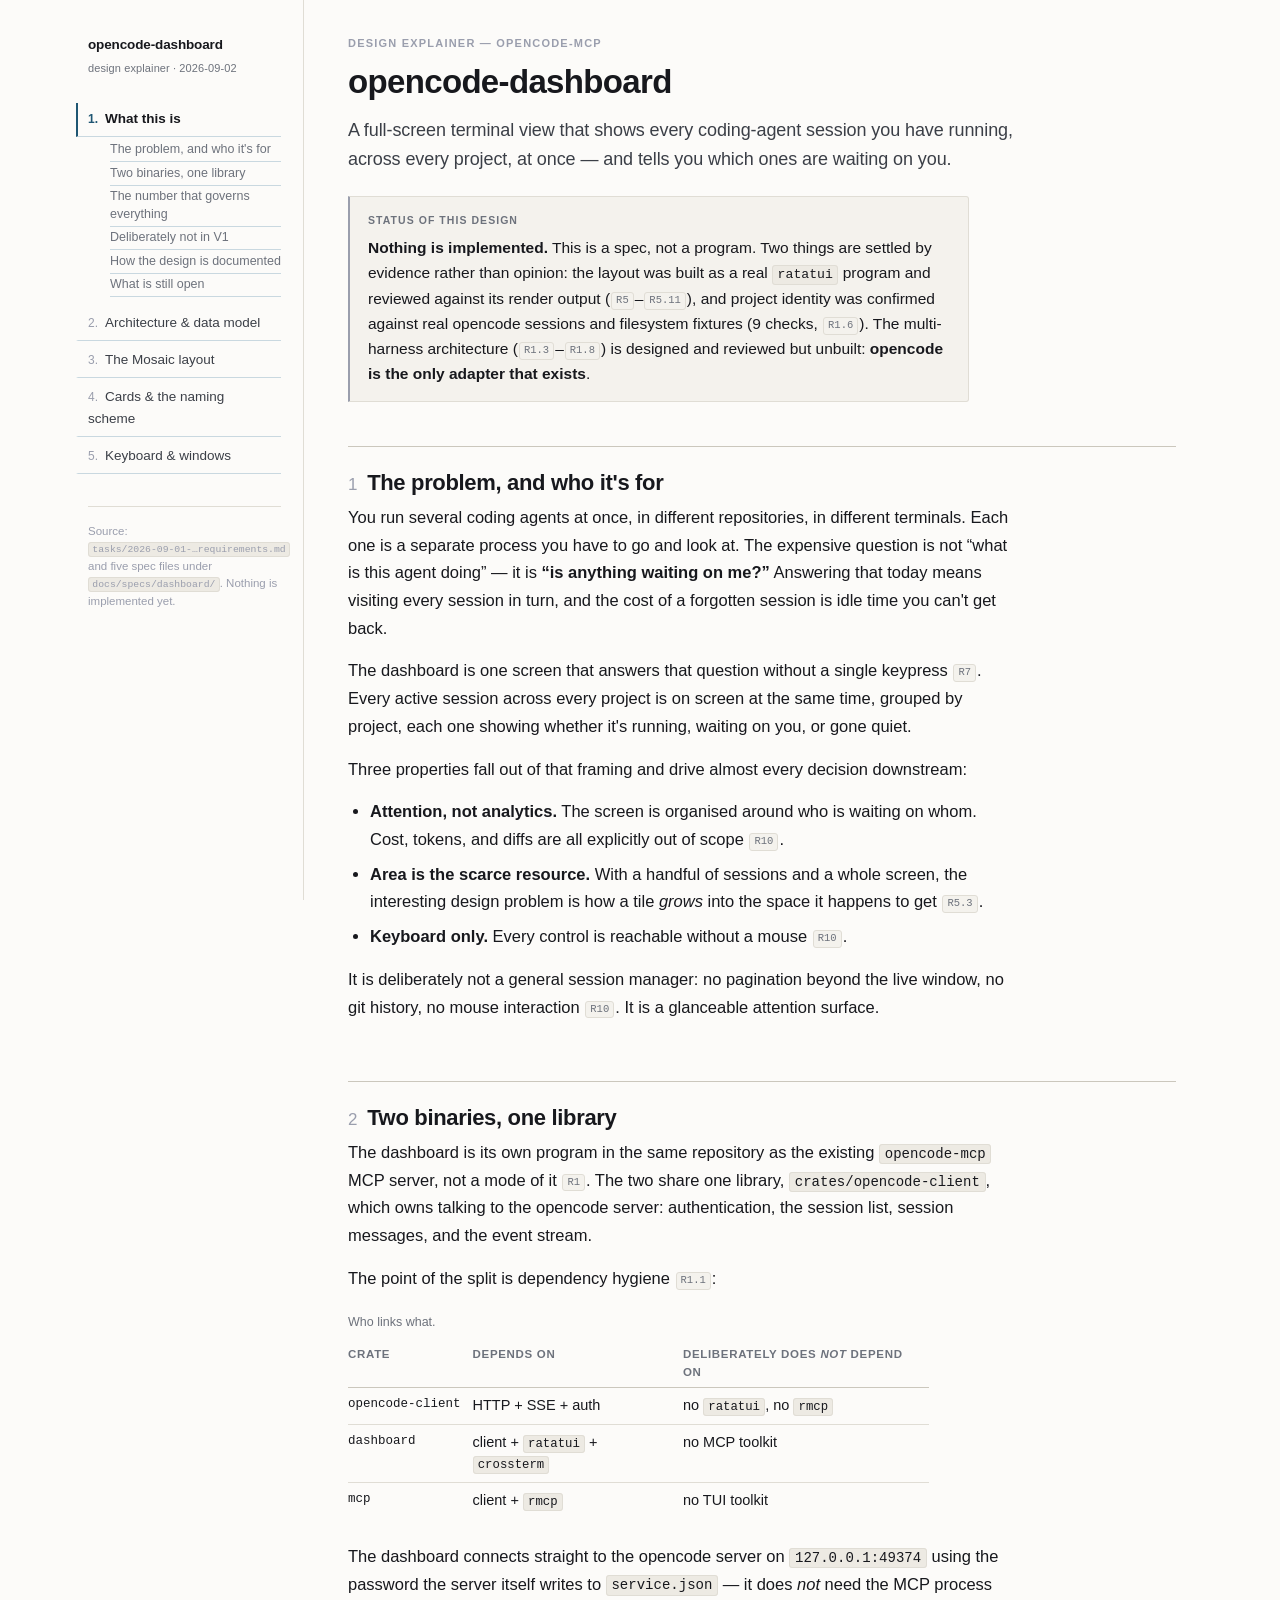
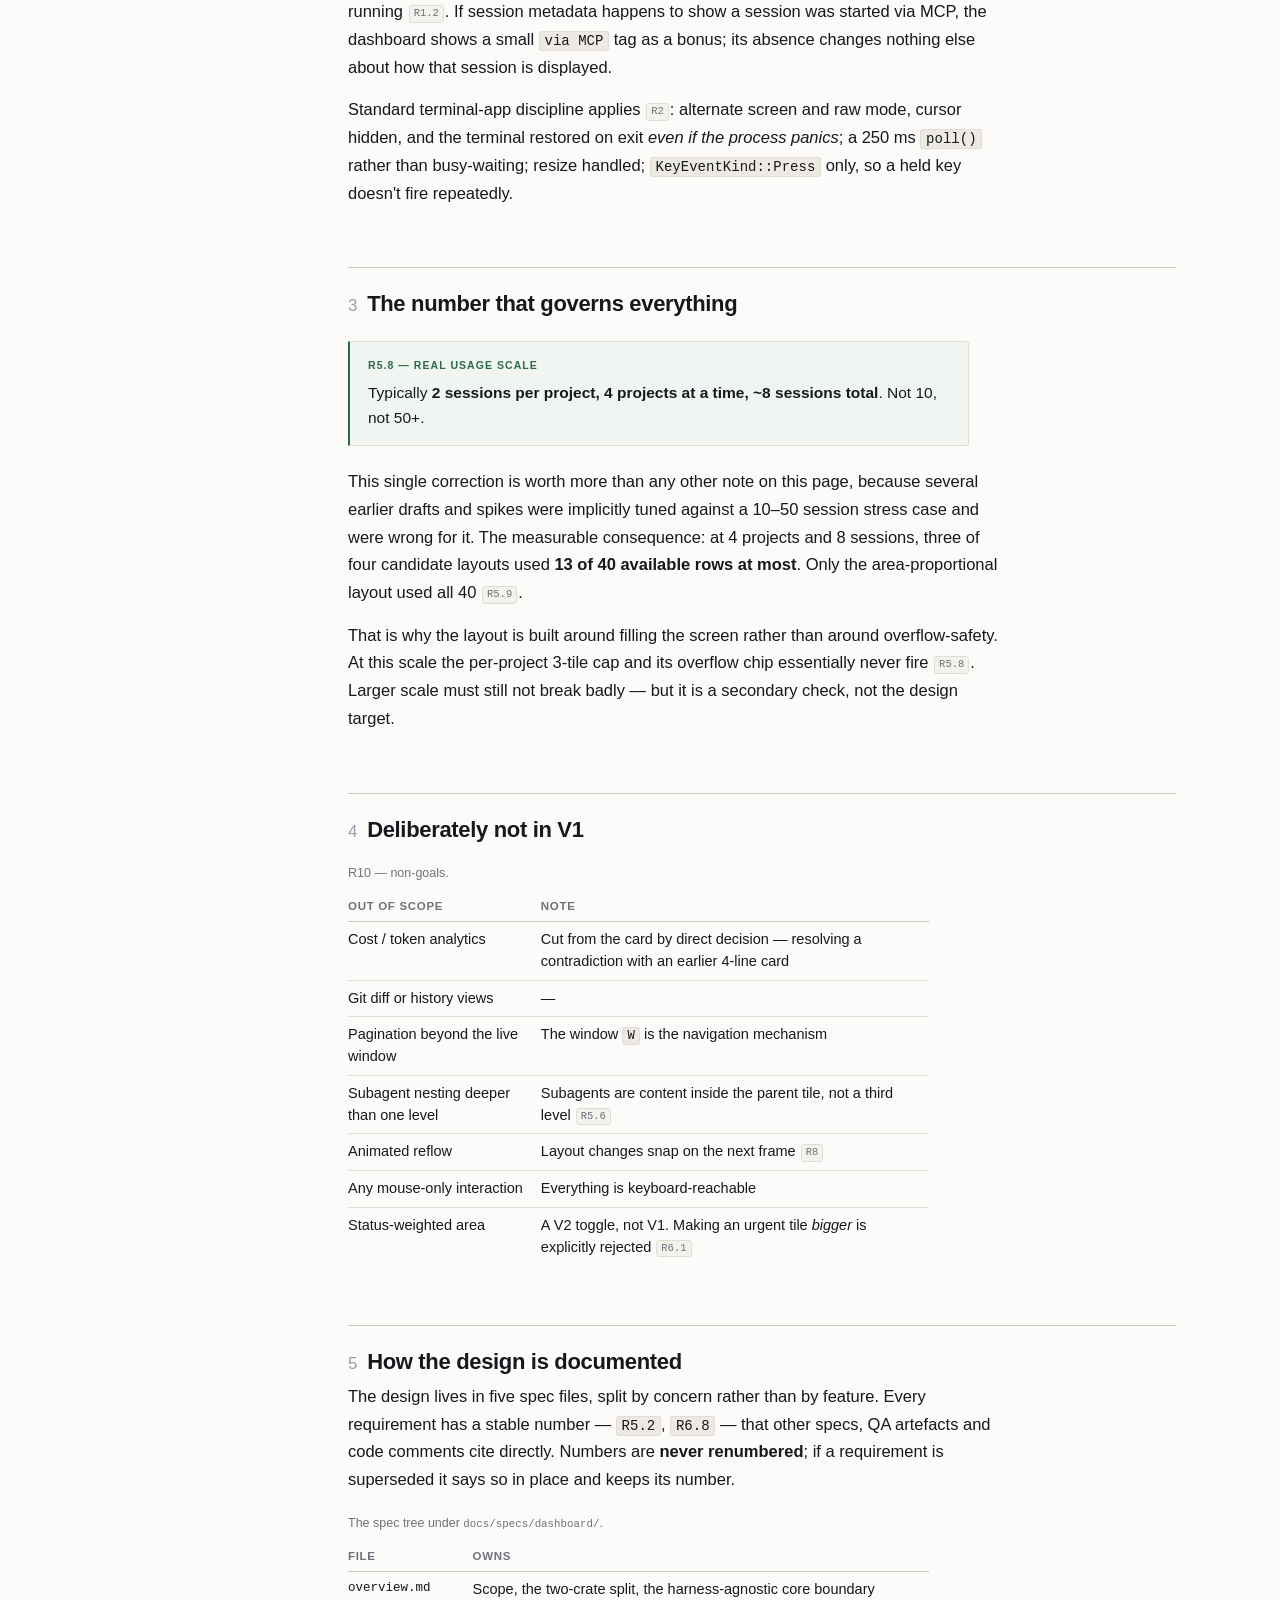
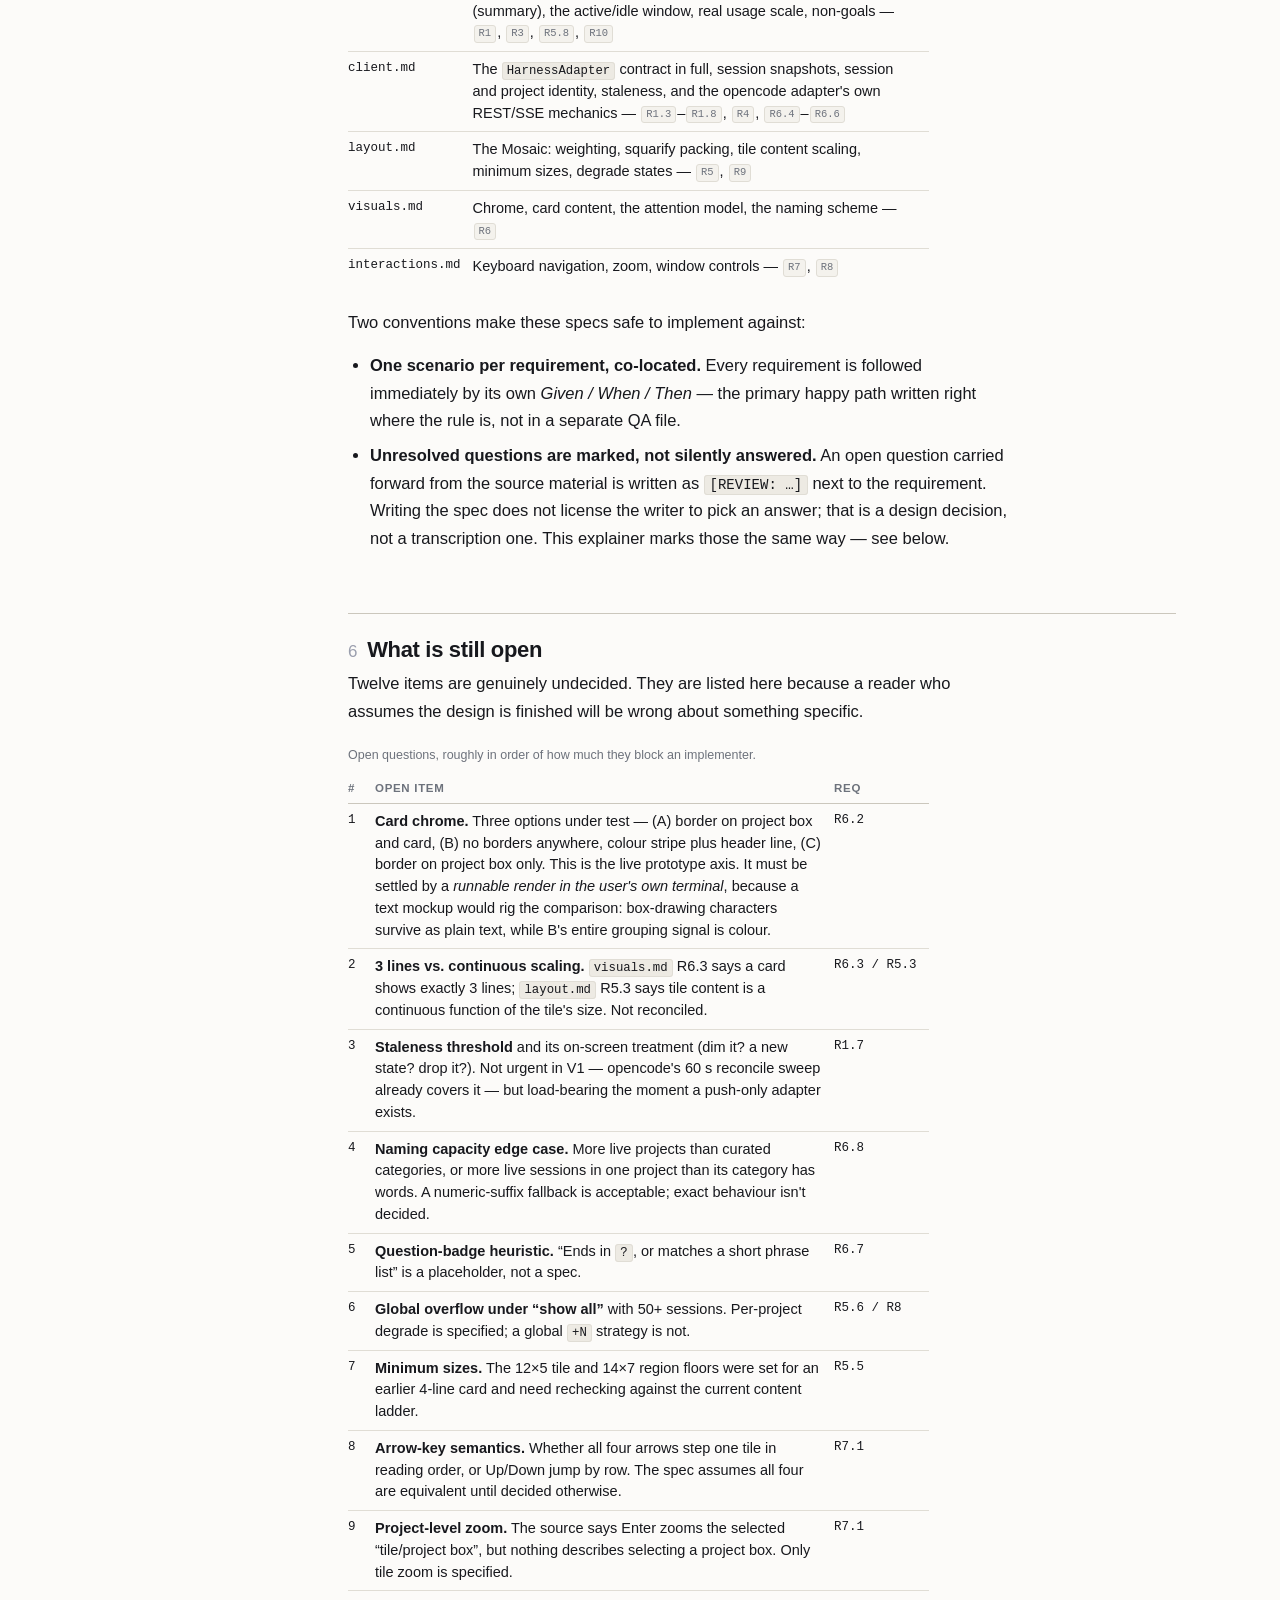
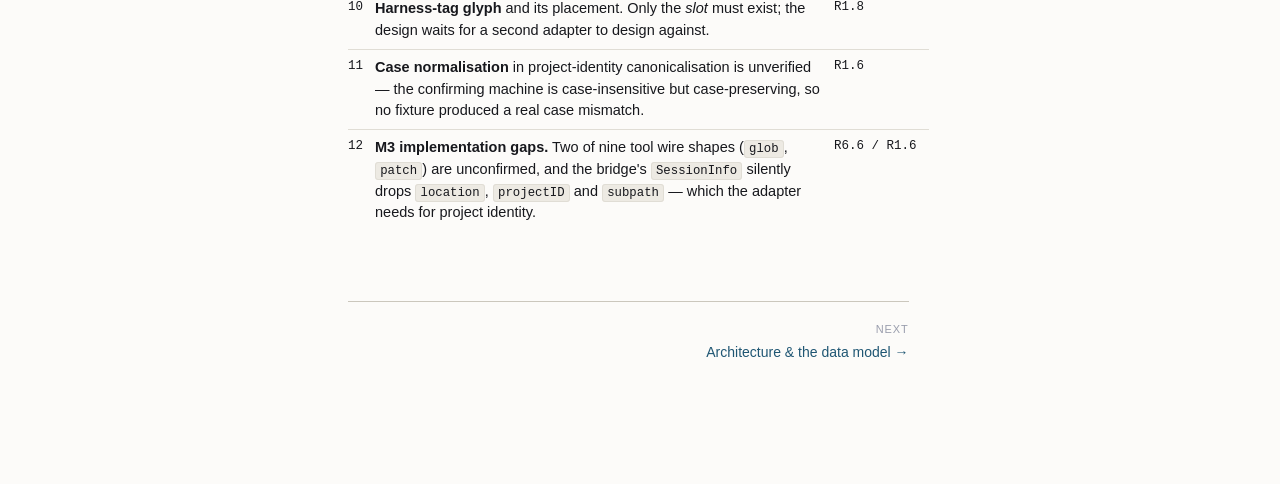
<file: tmp/2026-09-02-dashboard-explainer/index.html>
<!DOCTYPE html>
<html lang="en">
<head>
<meta charset="utf-8">
<meta name="viewport" content="width=device-width, initial-scale=1">
<title>opencode-dashboard — design explainer</title>
<link rel="stylesheet" href="style.css">
</head>
<body>
<div class="wrap">

<nav class="toc">
  <p class="brand">opencode-dashboard</p>
  <p class="brand-sub">design explainer · 2026-09-02</p>
  <ol>
    <li aria-current="page"><a class="pg" href="index.html">What this is</a>
      <ul class="sub">
        <li><a href="#problem">The problem, and who it's for</a></li>
        <li><a href="#shape">Two binaries, one library</a></li>
        <li><a href="#scale">The number that governs everything</a></li>
        <li><a href="#non-goals">Deliberately not in V1</a></li>
        <li><a href="#docs">How the design is documented</a></li>
        <li><a href="#open">What is still open</a></li>
      </ul>
    </li>
    <li><a class="pg" href="architecture.html">Architecture &amp; data model</a></li>
    <li><a class="pg" href="layout.html">The Mosaic layout</a></li>
    <li><a class="pg" href="visuals.html">Cards &amp; the naming scheme</a></li>
    <li><a class="pg" href="interactions.html">Keyboard &amp; windows</a></li>
  </ol>
  <p class="foot">Source: <code>tasks/2026-09-01-…requirements.md</code> and five spec files under <code>docs/specs/dashboard/</code>. Nothing is implemented yet.</p>
</nav>

<main>

<p class="eyebrow">Design explainer — opencode-mcp</p>
<h1>opencode-dashboard</h1>
<p class="standfirst">A full-screen terminal view that shows every coding-agent session you
have running, across every project, at once — and tells you which ones are waiting on you.</p>

<div class="box">
  <span class="lab">Status of this design</span>
  <p><strong>Nothing is implemented.</strong> This is a spec, not a program. Two things are
  settled by evidence rather than opinion: the layout was built as a real
  <code>ratatui</code> program and reviewed against its render output
  (<span class="r">R5</span>–<span class="r">R5.11</span>), and project identity was
  confirmed against real opencode sessions and filesystem fixtures (9 checks,
  <span class="r">R1.6</span>). The multi-harness architecture
  (<span class="r">R1.3</span>–<span class="r">R1.8</span>) is designed and reviewed but
  unbuilt: <strong>opencode is the only adapter that exists</strong>.</p>
</div>

<h2 id="problem"><span class="num">1</span>The problem, and who it's for</h2>

<p>You run several coding agents at once, in different repositories, in different terminals.
Each one is a separate process you have to go and look at. The expensive question is not
“what is this agent doing” — it is <strong>“is anything waiting on me?”</strong> Answering
that today means visiting every session in turn, and the cost of a forgotten session is
idle time you can't get back.</p>

<p>The dashboard is one screen that answers that question without a single keypress
<span class="r">R7</span>. Every active session across every project is on screen at the
same time, grouped by project, each one showing whether it's running, waiting on you, or
gone quiet.</p>

<p>Three properties fall out of that framing and drive almost every decision downstream:</p>

<ul>
  <li><strong>Attention, not analytics.</strong> The screen is organised around who is
  waiting on whom. Cost, tokens, and diffs are all explicitly out of scope
  <span class="r">R10</span>.</li>
  <li><strong>Area is the scarce resource.</strong> With a handful of sessions and a whole
  screen, the interesting design problem is how a tile <em>grows</em> into the space it
  happens to get <span class="r">R5.3</span>.</li>
  <li><strong>Keyboard only.</strong> Every control is reachable without a mouse
  <span class="r">R10</span>.</li>
</ul>

<p>It is deliberately not a general session manager: no pagination beyond the live window,
no git history, no mouse interaction <span class="r">R10</span>. It is a glanceable
attention surface.</p>

<h2 id="shape"><span class="num">2</span>Two binaries, one library</h2>

<p>The dashboard is its own program in the same repository as the existing
<code>opencode-mcp</code> MCP server, not a mode of it <span class="r">R1</span>. The two
share one library, <code>crates/opencode-client</code>, which owns talking to the opencode
server: authentication, the session list, session messages, and the event stream.</p>

<p>The point of the split is dependency hygiene <span class="r">R1.1</span>:</p>

<table>
  <caption>Who links what.</caption>
  <thead><tr><th>Crate</th><th>Depends on</th><th>Deliberately does <em>not</em> depend on</th></tr></thead>
  <tbody>
    <tr><td class="m">opencode-client</td><td>HTTP + SSE + auth</td><td>no <code class="m">ratatui</code>, no <code class="m">rmcp</code></td></tr>
    <tr><td class="m">dashboard</td><td>client + <code class="m">ratatui</code> + <code class="m">crossterm</code></td><td>no MCP toolkit</td></tr>
    <tr><td class="m">mcp</td><td>client + <code class="m">rmcp</code></td><td>no TUI toolkit</td></tr>
  </tbody>
</table>

<p>The dashboard connects straight to the opencode server on
<code>127.0.0.1:49374</code> using the password the server itself writes to
<code>service.json</code> — it does <em>not</em> need the MCP process running
<span class="r">R1.2</span>. If session metadata happens to show a session was started via
MCP, the dashboard shows a small <code>via MCP</code> tag as a bonus; its absence changes
nothing else about how that session is displayed.</p>

<p>Standard terminal-app discipline applies <span class="r">R2</span>: alternate screen and
raw mode, cursor hidden, and the terminal restored on exit <em>even if the process
panics</em>; a 250&nbsp;ms <code>poll()</code> rather than busy-waiting; resize handled;
<code>KeyEventKind::Press</code> only, so a held key doesn't fire repeatedly.</p>

<h2 id="scale"><span class="num">3</span>The number that governs everything</h2>

<div class="box rule">
  <span class="lab">R5.8 — real usage scale</span>
  <p>Typically <strong>2 sessions per project, 4 projects at a time, ~8 sessions
  total</strong>. Not 10, not 50+.</p>
</div>

<p>This single correction is worth more than any other note on this page, because several
earlier drafts and spikes were implicitly tuned against a 10–50 session stress case and
were wrong for it. The measurable consequence: at 4 projects and 8 sessions, three of four
candidate layouts used <strong>13 of 40 available rows at most</strong>. Only the
area-proportional layout used all 40 <span class="r">R5.9</span>.</p>

<p>That is why the layout is built around filling the screen rather than around
overflow-safety. At this scale the per-project 3-tile cap and its overflow chip essentially
never fire <span class="r">R5.8</span>. Larger scale must still not break badly — but it is
a secondary check, not the design target.</p>

<h2 id="non-goals"><span class="num">4</span>Deliberately not in V1</h2>

<table>
  <caption>R10 — non-goals.</caption>
  <thead><tr><th>Out of scope</th><th>Note</th></tr></thead>
  <tbody>
    <tr><td>Cost / token analytics</td><td>Cut from the card by direct decision — resolving a contradiction with an earlier 4-line card</td></tr>
    <tr><td>Git diff or history views</td><td>—</td></tr>
    <tr><td>Pagination beyond the live window</td><td>The window <code>W</code> is the navigation mechanism</td></tr>
    <tr><td>Subagent nesting deeper than one level</td><td>Subagents are content inside the parent tile, not a third level <span class="r">R5.6</span></td></tr>
    <tr><td>Animated reflow</td><td>Layout changes snap on the next frame <span class="r">R8</span></td></tr>
    <tr><td>Any mouse-only interaction</td><td>Everything is keyboard-reachable</td></tr>
    <tr><td>Status-weighted area</td><td>A V2 toggle, not V1. Making an urgent tile <em>bigger</em> is explicitly rejected <span class="r">R6.1</span></td></tr>
  </tbody>
</table>

<h2 id="docs"><span class="num">5</span>How the design is documented</h2>

<p>The design lives in five spec files, split by concern rather than by feature. Every
requirement has a stable number — <code>R5.2</code>, <code>R6.8</code> — that other specs,
QA artefacts and code comments cite directly. Numbers are <strong>never
renumbered</strong>; if a requirement is superseded it says so in place and keeps its
number.</p>

<table>
  <caption>The spec tree under <code>docs/specs/dashboard/</code>.</caption>
  <thead><tr><th>File</th><th>Owns</th></tr></thead>
  <tbody>
    <tr><td class="m">overview.md</td><td>Scope, the two-crate split, the harness-agnostic core boundary (summary), the active/idle window, real usage scale, non-goals — <span class="r">R1</span>, <span class="r">R3</span>, <span class="r">R5.8</span>, <span class="r">R10</span></td></tr>
    <tr><td class="m">client.md</td><td>The <code>HarnessAdapter</code> contract in full, session snapshots, session and project identity, staleness, and the opencode adapter's own REST/SSE mechanics — <span class="r">R1.3</span>–<span class="r">R1.8</span>, <span class="r">R4</span>, <span class="r">R6.4</span>–<span class="r">R6.6</span></td></tr>
    <tr><td class="m">layout.md</td><td>The Mosaic: weighting, squarify packing, tile content scaling, minimum sizes, degrade states — <span class="r">R5</span>, <span class="r">R9</span></td></tr>
    <tr><td class="m">visuals.md</td><td>Chrome, card content, the attention model, the naming scheme — <span class="r">R6</span></td></tr>
    <tr><td class="m">interactions.md</td><td>Keyboard navigation, zoom, window controls — <span class="r">R7</span>, <span class="r">R8</span></td></tr>
  </tbody>
</table>

<p>Two conventions make these specs safe to implement against:</p>

<ul>
  <li><strong>One scenario per requirement, co-located.</strong> Every requirement is
  followed immediately by its own <em>Given / When / Then</em> — the primary happy path
  written right where the rule is, not in a separate QA file.</li>
  <li><strong>Unresolved questions are marked, not silently answered.</strong> An open
  question carried forward from the source material is written as
  <code>[REVIEW: …]</code> next to the requirement. Writing the spec does not license the
  writer to pick an answer; that is a design decision, not a transcription one. This
  explainer marks those the same way — see below.</li>
</ul>

<h2 id="open"><span class="num">6</span>What is still open</h2>

<p>Twelve items are genuinely undecided. They are listed here because a reader who assumes
the design is finished will be wrong about something specific.</p>

<table>
  <caption>Open questions, roughly in order of how much they block an implementer.</caption>
  <thead><tr><th>#</th><th>Open item</th><th>Req</th></tr></thead>
  <tbody>
    <tr><td class="m">1</td><td><strong>Card chrome.</strong> Three options under test — (A) border on project box and card, (B) no borders anywhere, colour stripe plus header line, (C) border on project box only. This is the live prototype axis. It must be settled by a <em>runnable render in the user's own terminal</em>, because a text mockup would rig the comparison: box-drawing characters survive as plain text, while B's entire grouping signal is colour.</td><td class="m">R6.2</td></tr>
    <tr><td class="m">2</td><td><strong>3 lines vs. continuous scaling.</strong> <code>visuals.md</code> R6.3 says a card shows exactly 3 lines; <code>layout.md</code> R5.3 says tile content is a continuous function of the tile's size. Not reconciled.</td><td class="m">R6.3 / R5.3</td></tr>
    <tr><td class="m">3</td><td><strong>Staleness threshold</strong> and its on-screen treatment (dim it? a new state? drop it?). Not urgent in V1 — opencode's 60&nbsp;s reconcile sweep already covers it — but load-bearing the moment a push-only adapter exists.</td><td class="m">R1.7</td></tr>
    <tr><td class="m">4</td><td><strong>Naming capacity edge case.</strong> More live projects than curated categories, or more live sessions in one project than its category has words. A numeric-suffix fallback is acceptable; exact behaviour isn't decided.</td><td class="m">R6.8</td></tr>
    <tr><td class="m">5</td><td><strong>Question-badge heuristic.</strong> “Ends in <code>?</code>, or matches a short phrase list” is a placeholder, not a spec.</td><td class="m">R6.7</td></tr>
    <tr><td class="m">6</td><td><strong>Global overflow under “show all”</strong> with 50+ sessions. Per-project degrade is specified; a global <code>+N</code> strategy is not.</td><td class="m">R5.6 / R8</td></tr>
    <tr><td class="m">7</td><td><strong>Minimum sizes.</strong> The 12×5 tile and 14×7 region floors were set for an earlier 4-line card and need rechecking against the current content ladder.</td><td class="m">R5.5</td></tr>
    <tr><td class="m">8</td><td><strong>Arrow-key semantics.</strong> Whether all four arrows step one tile in reading order, or Up/Down jump by row. The spec assumes all four are equivalent until decided otherwise.</td><td class="m">R7.1</td></tr>
    <tr><td class="m">9</td><td><strong>Project-level zoom.</strong> The source says Enter zooms the selected “tile/project box”, but nothing describes selecting a project box. Only tile zoom is specified.</td><td class="m">R7.1</td></tr>
    <tr><td class="m">10</td><td><strong>Harness-tag glyph</strong> and its placement. Only the <em>slot</em> must exist; the design waits for a second adapter to design against.</td><td class="m">R1.8</td></tr>
    <tr><td class="m">11</td><td><strong>Case normalisation</strong> in project-identity canonicalisation is unverified — the confirming machine is case-insensitive but case-preserving, so no fixture produced a real case mismatch.</td><td class="m">R1.6</td></tr>
    <tr><td class="m">12</td><td><strong>M3 implementation gaps.</strong> Two of nine tool wire shapes (<code>glob</code>, <code>patch</code>) are unconfirmed, and the bridge's <code>SessionInfo</code> silently drops <code>location</code>, <code>projectID</code> and <code>subpath</code> — which the adapter needs for project identity.</td><td class="m">R6.6 / R1.6</td></tr>
  </tbody>
</table>

<div class="pager">
  <span class="none"></span>
  <a class="next" href="architecture.html"><span class="lbl">Next</span>Architecture &amp; the data model →</a>
</div>

</main>
</div>
</body>
</html>
</file>
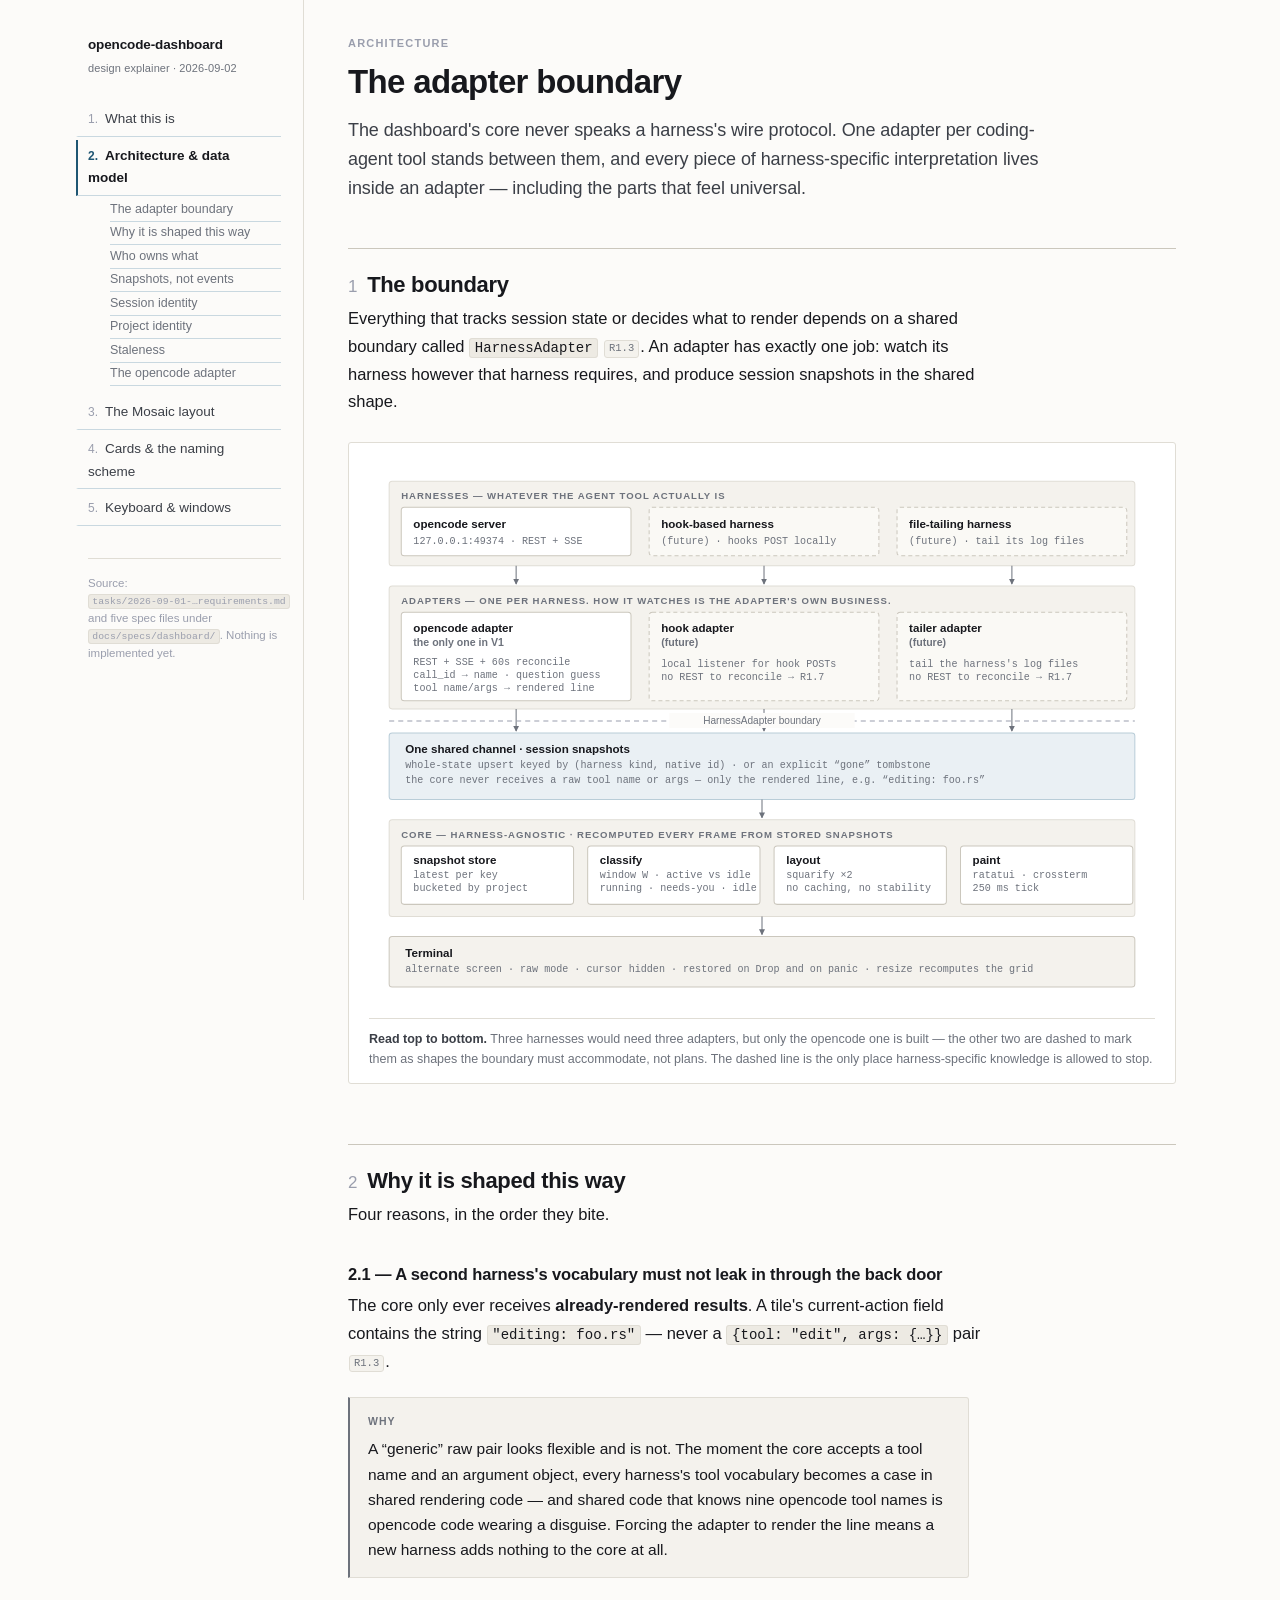
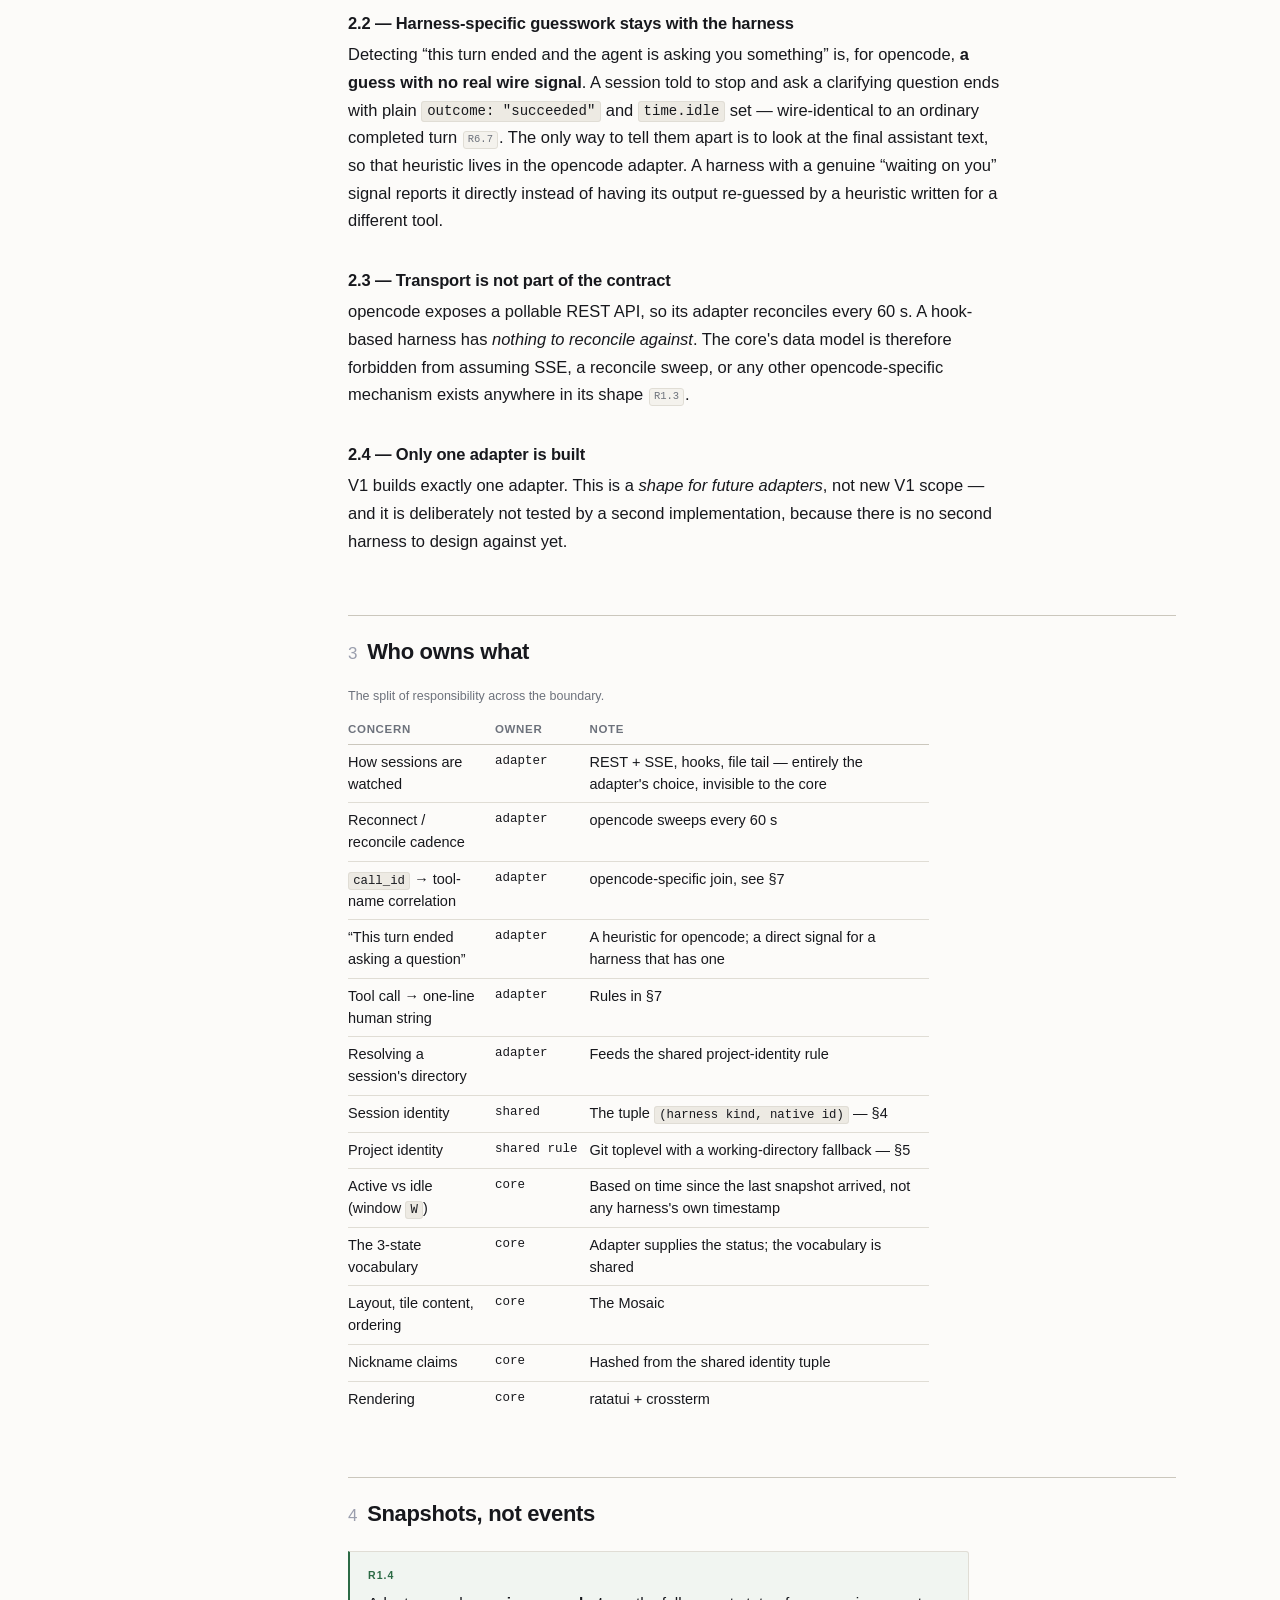
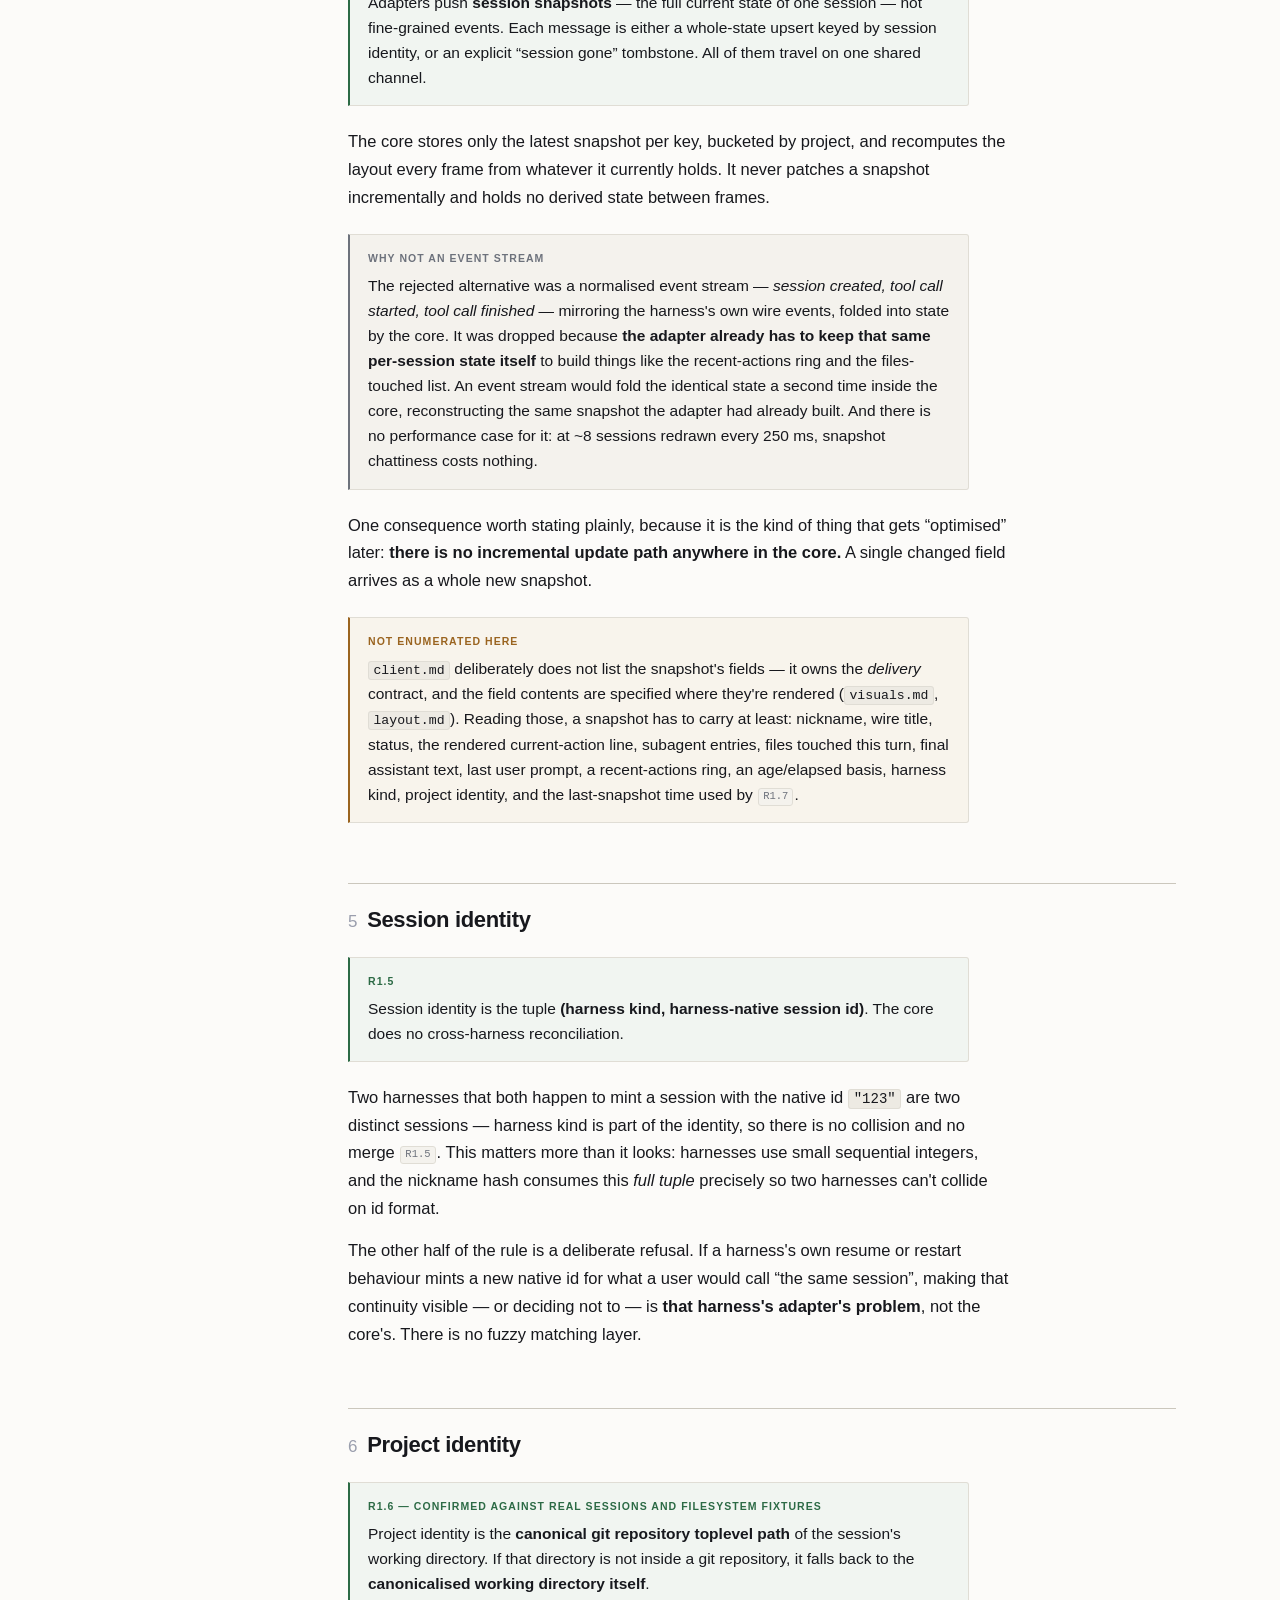
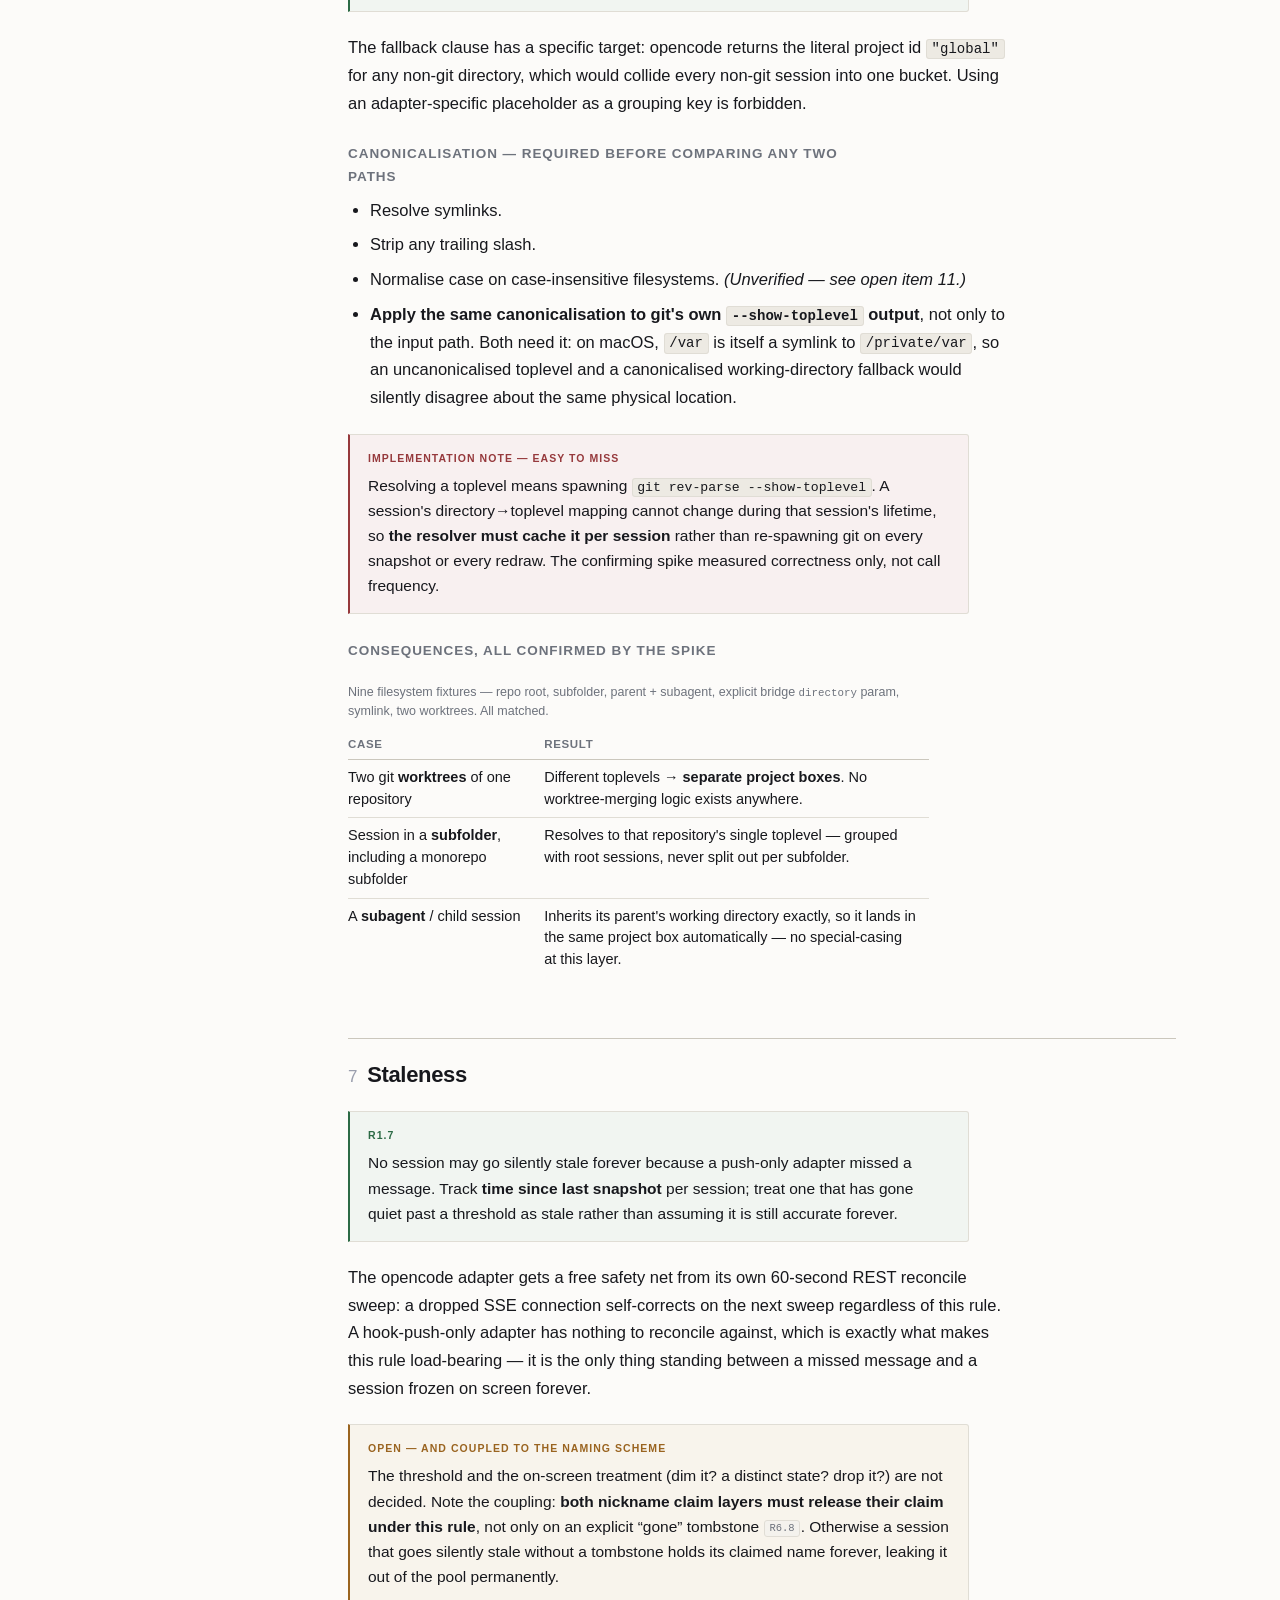
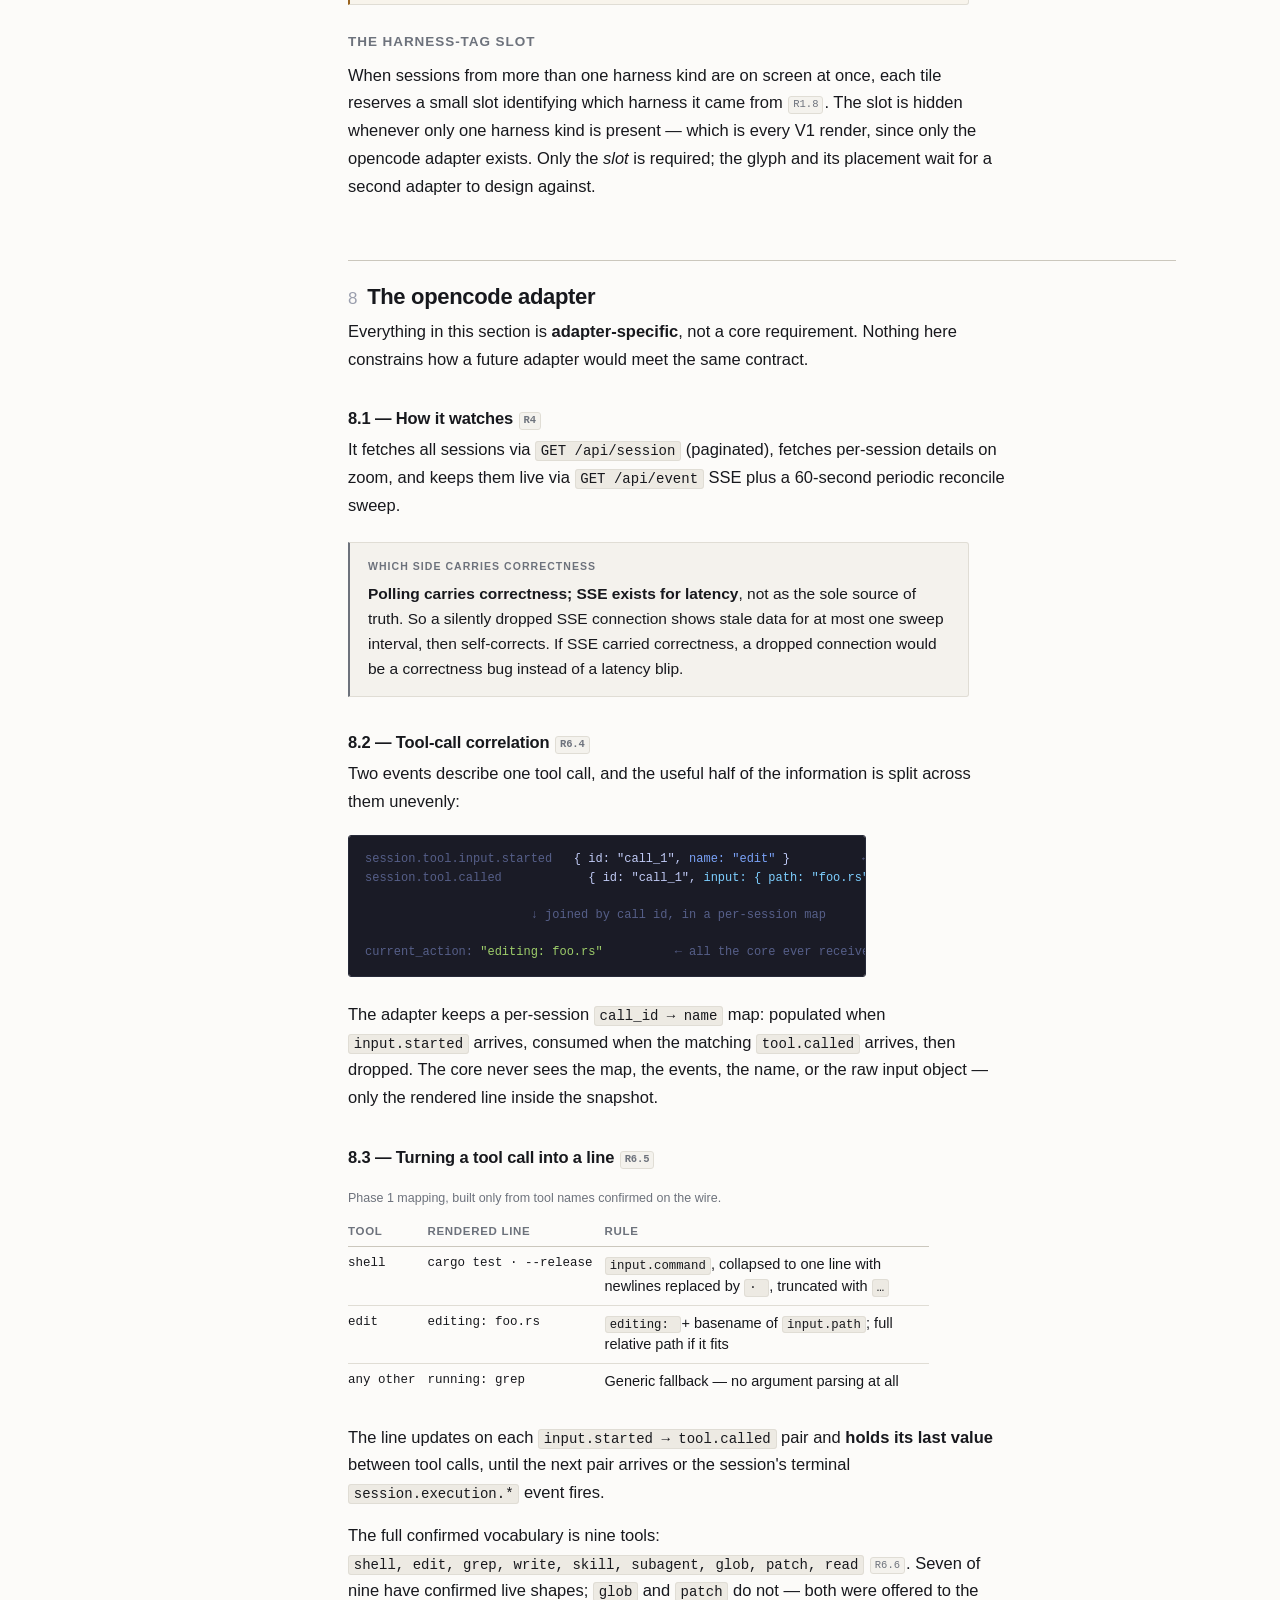
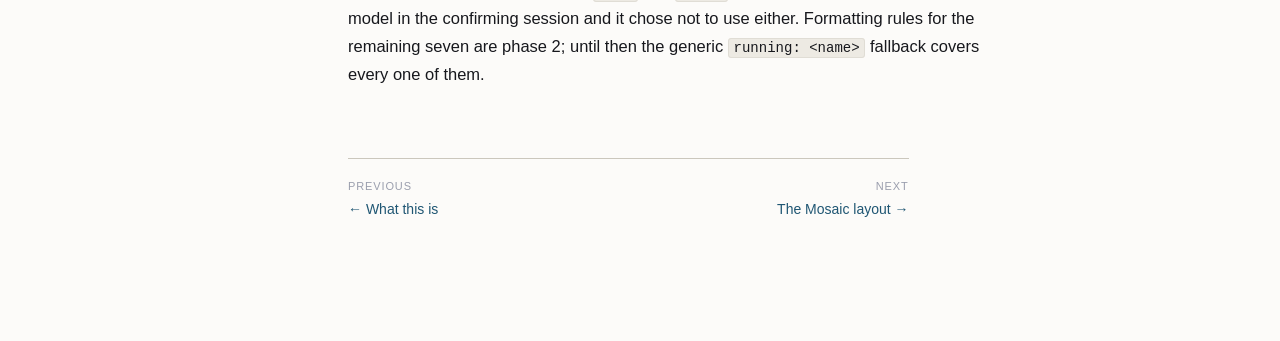
<file: tmp/2026-09-02-dashboard-explainer/architecture.html>
<!DOCTYPE html>
<html lang="en">
<head>
<meta charset="utf-8">
<meta name="viewport" content="width=device-width, initial-scale=1">
<title>Architecture &amp; data model — opencode-dashboard</title>
<link rel="stylesheet" href="style.css">
</head>
<body>
<div class="wrap">

<nav class="toc">
  <p class="brand">opencode-dashboard</p>
  <p class="brand-sub">design explainer · 2026-09-02</p>
  <ol>
    <li><a class="pg" href="index.html">What this is</a></li>
    <li aria-current="page"><a class="pg" href="architecture.html">Architecture &amp; data model</a>
      <ul class="sub">
        <li><a href="#boundary">The adapter boundary</a></li>
        <li><a href="#why">Why it is shaped this way</a></li>
        <li><a href="#ownership">Who owns what</a></li>
        <li><a href="#snapshots">Snapshots, not events</a></li>
        <li><a href="#session-id">Session identity</a></li>
        <li><a href="#project-id">Project identity</a></li>
        <li><a href="#staleness">Staleness</a></li>
        <li><a href="#opencode">The opencode adapter</a></li>
      </ul>
    </li>
    <li><a class="pg" href="layout.html">The Mosaic layout</a></li>
    <li><a class="pg" href="visuals.html">Cards &amp; the naming scheme</a></li>
    <li><a class="pg" href="interactions.html">Keyboard &amp; windows</a></li>
  </ol>
  <p class="foot">Source: <code>tasks/2026-09-01-…requirements.md</code> and five spec files under <code>docs/specs/dashboard/</code>. Nothing is implemented yet.</p>
</nav>

<main>

<p class="eyebrow">Architecture</p>
<h1>The adapter boundary</h1>
<p class="standfirst">The dashboard's core never speaks a harness's wire protocol. One
adapter per coding-agent tool stands between them, and every piece of harness-specific
interpretation lives inside an adapter — including the parts that feel universal.</p>

<h2 id="boundary"><span class="num">1</span>The boundary</h2>

<p>Everything that tracks session state or decides what to render depends on a shared
boundary called <code>HarnessAdapter</code> <span class="r">R1.3</span>. An adapter has
exactly one job: watch its harness however that harness requires, and produce session
snapshots in the shared shape.</p>

<figure>
<svg viewBox="0 0 780 540" role="img" aria-label="Harnesses feed per-harness adapters, which push session snapshots over one shared channel into a harness-agnostic core, which paints the terminal.">
  <defs>
    <marker id="ah" viewBox="0 0 8 8" refX="7" refY="4" markerWidth="6" markerHeight="6" orient="auto">
      <path d="M0,0 L8,4 L0,8 z" fill="#6d727c"></path>
    </marker>
  </defs>

  <!-- ============================= band 1: harnesses -->
  <rect class="d-band" x="20" y="20" width="740" height="84" rx="3"></rect>
  <text class="d-eyebrow" x="32" y="38">Harnesses — whatever the agent tool actually is</text>

  <rect class="d-box" x="32" y="46" width="228" height="48" rx="3"></rect>
  <text class="d-title" x="44" y="66">opencode server</text>
  <text class="d-sub" x="44" y="82">127.0.0.1:49374 · REST + SSE</text>

  <rect class="d-box-future" x="278" y="46" width="228" height="48" rx="3"></rect>
  <text class="d-title" x="290" y="66">hook-based harness</text>
  <text class="d-sub" x="290" y="82">(future) · hooks POST locally</text>

  <rect class="d-box-future" x="524" y="46" width="228" height="48" rx="3"></rect>
  <text class="d-title" x="536" y="66">file-tailing harness</text>
  <text class="d-sub" x="536" y="82">(future) · tail its log files</text>

  <line class="d-arrow" x1="146" y1="104" x2="146" y2="122" marker-end="url(#ah)"></line>
  <line class="d-arrow" x1="392" y1="104" x2="392" y2="122" marker-end="url(#ah)"></line>
  <line class="d-arrow" x1="638" y1="104" x2="638" y2="122" marker-end="url(#ah)"></line>

  <!-- ============================= band 2: adapters -->
  <rect class="d-band" x="20" y="124" width="740" height="122" rx="3"></rect>
  <text class="d-eyebrow" x="32" y="142">Adapters — one per harness. How it watches is the adapter's own business.</text>

  <rect class="d-box" x="32" y="150" width="228" height="88" rx="3"></rect>
  <text class="d-title" x="44" y="170">opencode adapter</text>
  <text class="d-note" x="44" y="184">the only one in V1</text>
  <text class="d-sub" x="44" y="202">REST + SSE + 60s reconcile</text>
  <text class="d-sub" x="44" y="215">call_id → name · question guess</text>
  <text class="d-sub" x="44" y="228">tool name/args → rendered line</text>

  <rect class="d-box-future" x="278" y="150" width="228" height="88" rx="3"></rect>
  <text class="d-title" x="290" y="170">hook adapter</text>
  <text class="d-note" x="290" y="184">(future)</text>
  <text class="d-sub" x="290" y="204">local listener for hook POSTs</text>
  <text class="d-sub" x="290" y="217">no REST to reconcile → R1.7</text>

  <rect class="d-box-future" x="524" y="150" width="228" height="88" rx="3"></rect>
  <text class="d-title" x="536" y="170">tailer adapter</text>
  <text class="d-note" x="536" y="184">(future)</text>
  <text class="d-sub" x="536" y="204">tail the harness's log files</text>
  <text class="d-sub" x="536" y="217">no REST to reconcile → R1.7</text>

  <line class="d-arrow" x1="146" y1="246" x2="146" y2="268" marker-end="url(#ah)"></line>
  <line class="d-arrow" x1="392" y1="246" x2="392" y2="268" marker-end="url(#ah)"></line>
  <line class="d-arrow" x1="638" y1="246" x2="638" y2="268" marker-end="url(#ah)"></line>

  <!-- ============================= the boundary -->
  <line class="d-bound" x1="20" y1="258" x2="760" y2="258"></line>
  <rect class="d-chip" x="298" y="250" width="184" height="15"></rect>
  <text class="d-arrow-lbl" x="390" y="261" text-anchor="middle">HarnessAdapter boundary</text>

  <!-- ============================= band 3: the channel -->
  <rect class="d-box-key" x="20" y="270" width="740" height="66" rx="3"></rect>
  <text class="d-flow" x="36" y="290">One shared channel · session snapshots</text>
  <text class="d-sub" x="36" y="305">whole-state upsert keyed by (harness kind, native id) · or an explicit “gone” tombstone</text>
  <text class="d-sub" x="36" y="320">the core never receives a raw tool name or args — only the rendered line, e.g. “editing: foo.rs”</text>

  <line class="d-arrow" x1="390" y1="336" x2="390" y2="354" marker-end="url(#ah)"></line>

  <!-- ============================= band 4: the core -->
  <rect class="d-band" x="20" y="356" width="740" height="96" rx="3"></rect>
  <text class="d-eyebrow" x="32" y="374">Core — harness-agnostic · recomputed every frame from stored snapshots</text>

  <rect class="d-box" x="32" y="382" width="171" height="58" rx="3"></rect>
  <text class="d-title" x="44" y="400">snapshot store</text>
  <text class="d-sub" x="44" y="414">latest per key</text>
  <text class="d-sub" x="44" y="427">bucketed by project</text>

  <rect class="d-box" x="217" y="382" width="171" height="58" rx="3"></rect>
  <text class="d-title" x="229" y="400">classify</text>
  <text class="d-sub" x="229" y="414">window W · active vs idle</text>
  <text class="d-sub" x="229" y="427">running · needs-you · idle</text>

  <rect class="d-box" x="402" y="382" width="171" height="58" rx="3"></rect>
  <text class="d-title" x="414" y="400">layout</text>
  <text class="d-sub" x="414" y="414">squarify ×2</text>
  <text class="d-sub" x="414" y="427">no caching, no stability</text>

  <rect class="d-box" x="587" y="382" width="171" height="58" rx="3"></rect>
  <text class="d-title" x="599" y="400">paint</text>
  <text class="d-sub" x="599" y="414">ratatui · crossterm</text>
  <text class="d-sub" x="599" y="427">250 ms tick</text>

  <line class="d-arrow" x1="390" y1="452" x2="390" y2="470" marker-end="url(#ah)"></line>

  <!-- ============================= terminal -->
  <rect class="d-box-soft" x="20" y="472" width="740" height="50" rx="3"></rect>
  <text class="d-flow" x="36" y="492">Terminal</text>
  <text class="d-sub" x="36" y="507">alternate screen · raw mode · cursor hidden · restored on Drop and on panic · resize recomputes the grid</text>
</svg>
<figcaption><b>Read top to bottom.</b> Three harnesses would need three adapters, but only
the opencode one is built — the other two are dashed to mark them as shapes the boundary
must accommodate, not plans. The dashed line is the only place harness-specific knowledge
is allowed to stop.</figcaption>
</figure>

<h2 id="why"><span class="num">2</span>Why it is shaped this way</h2>

<p>Four reasons, in the order they bite.</p>

<h3>2.1 — A second harness's vocabulary must not leak in through the back door</h3>

<p>The core only ever receives <strong>already-rendered results</strong>. A tile's
current-action field contains the string <code>"editing: foo.rs"</code> — never a
<code>{tool: "edit", args: {…}}</code> pair <span class="r">R1.3</span>.</p>

<div class="box why">
  <span class="lab">Why</span>
  <p>A “generic” raw pair looks flexible and is not. The moment the core accepts a tool
  name and an argument object, every harness's tool vocabulary becomes a case in shared
  rendering code — and shared code that knows nine opencode tool names is opencode code
  wearing a disguise. Forcing the adapter to render the line means a new harness adds
  nothing to the core at all.</p>
</div>

<h3>2.2 — Harness-specific guesswork stays with the harness</h3>

<p>Detecting “this turn ended and the agent is asking you something” is, for opencode,
<strong>a guess with no real wire signal</strong>. A session told to stop and ask a
clarifying question ends with plain <code>outcome: "succeeded"</code> and
<code>time.idle</code> set — wire-identical to an ordinary completed turn
<span class="r">R6.7</span>. The only way to tell them apart is to look at the final
assistant text, so that heuristic lives in the opencode adapter. A harness with a genuine
“waiting on you” signal reports it directly instead of having its output re-guessed by a
heuristic written for a different tool.</p>

<h3>2.3 — Transport is not part of the contract</h3>

<p>opencode exposes a pollable REST API, so its adapter reconciles every 60&nbsp;s. A
hook-based harness has <em>nothing to reconcile against</em>. The core's data model is
therefore forbidden from assuming SSE, a reconcile sweep, or any other opencode-specific
mechanism exists anywhere in its shape <span class="r">R1.3</span>.</p>

<h3>2.4 — Only one adapter is built</h3>

<p>V1 builds exactly one adapter. This is a <em>shape for future adapters</em>, not new V1
scope — and it is deliberately not tested by a second implementation, because there is no
second harness to design against yet.</p>

<h2 id="ownership"><span class="num">3</span>Who owns what</h2>

<table>
  <caption>The split of responsibility across the boundary.</caption>
  <thead><tr><th>Concern</th><th>Owner</th><th>Note</th></tr></thead>
  <tbody>
    <tr><td>How sessions are watched</td><td class="m">adapter</td><td>REST + SSE, hooks, file tail — entirely the adapter's choice, invisible to the core</td></tr>
    <tr><td>Reconnect / reconcile cadence</td><td class="m">adapter</td><td>opencode sweeps every 60 s</td></tr>
    <tr><td><code>call_id</code> → tool-name correlation</td><td class="m">adapter</td><td>opencode-specific join, see §7</td></tr>
    <tr><td>“This turn ended asking a question”</td><td class="m">adapter</td><td>A heuristic for opencode; a direct signal for a harness that has one</td></tr>
    <tr><td>Tool call → one-line human string</td><td class="m">adapter</td><td>Rules in §7</td></tr>
    <tr><td>Resolving a session's directory</td><td class="m">adapter</td><td>Feeds the shared project-identity rule</td></tr>
    <tr><td>Session identity</td><td class="m">shared</td><td>The tuple <code>(harness kind, native id)</code> — §4</td></tr>
    <tr><td>Project identity</td><td class="m">shared rule</td><td>Git toplevel with a working-directory fallback — §5</td></tr>
    <tr><td>Active vs idle (window <code>W</code>)</td><td class="m">core</td><td>Based on time since the last snapshot arrived, not any harness's own timestamp</td></tr>
    <tr><td>The 3-state vocabulary</td><td class="m">core</td><td>Adapter supplies the status; the vocabulary is shared</td></tr>
    <tr><td>Layout, tile content, ordering</td><td class="m">core</td><td>The Mosaic</td></tr>
    <tr><td>Nickname claims</td><td class="m">core</td><td>Hashed from the shared identity tuple</td></tr>
    <tr><td>Rendering</td><td class="m">core</td><td>ratatui + crossterm</td></tr>
  </tbody>
</table>

<h2 id="snapshots"><span class="num">4</span>Snapshots, not events</h2>

<div class="box rule">
  <span class="lab">R1.4</span>
  <p>Adapters push <strong>session snapshots</strong> — the full current state of one
  session — not fine-grained events. Each message is either a whole-state upsert keyed by
  session identity, or an explicit “session gone” tombstone. All of them travel on one
  shared channel.</p>
</div>

<p>The core stores only the latest snapshot per key, bucketed by project, and recomputes
the layout every frame from whatever it currently holds. It never patches a snapshot
incrementally and holds no derived state between frames.</p>

<div class="box why">
  <span class="lab">Why not an event stream</span>
  <p>The rejected alternative was a normalised event stream — <em>session created, tool
  call started, tool call finished</em> — mirroring the harness's own wire events, folded
  into state by the core. It was dropped because <strong>the adapter already has to keep
  that same per-session state itself</strong> to build things like the recent-actions ring
  and the files-touched list. An event stream would fold the identical state a second time
  inside the core, reconstructing the same snapshot the adapter had already built. And
  there is no performance case for it: at ~8 sessions redrawn every 250&nbsp;ms, snapshot
  chattiness costs nothing.</p>
</div>

<p>One consequence worth stating plainly, because it is the kind of thing that gets
“optimised” later: <strong>there is no incremental update path anywhere in the core.</strong>
A single changed field arrives as a whole new snapshot.</p>

<div class="box open">
  <span class="lab">Not enumerated here</span>
  <p><code>client.md</code> deliberately does not list the snapshot's fields — it owns the
  <em>delivery</em> contract, and the field contents are specified where they're rendered
  (<code>visuals.md</code>, <code>layout.md</code>). Reading those, a snapshot has to carry
  at least: nickname, wire title, status, the rendered current-action line, subagent
  entries, files touched this turn, final assistant text, last user prompt, a
  recent-actions ring, an age/elapsed basis, harness kind, project identity, and the
  last-snapshot time used by <span class="r">R1.7</span>.</p>
</div>

<h2 id="session-id"><span class="num">5</span>Session identity</h2>

<div class="box rule">
  <span class="lab">R1.5</span>
  <p>Session identity is the tuple <strong>(harness kind, harness-native session id)</strong>.
  The core does no cross-harness reconciliation.</p>
</div>

<p>Two harnesses that both happen to mint a session with the native id <code>"123"</code>
are two distinct sessions — harness kind is part of the identity, so there is no collision
and no merge <span class="r">R1.5</span>. This matters more than it looks: harnesses use
small sequential integers, and the nickname hash consumes this <em>full tuple</em>
precisely so two harnesses can't collide on id format.</p>

<p>The other half of the rule is a deliberate refusal. If a harness's own resume or restart
behaviour mints a new native id for what a user would call “the same session”, making that
continuity visible — or deciding not to — is <strong>that harness's adapter's
problem</strong>, not the core's. There is no fuzzy matching layer.</p>

<h2 id="project-id"><span class="num">6</span>Project identity</h2>

<div class="box rule">
  <span class="lab">R1.6 — confirmed against real sessions and filesystem fixtures</span>
  <p>Project identity is the <strong>canonical git repository toplevel path</strong> of the
  session's working directory. If that directory is not inside a git repository, it falls
  back to the <strong>canonicalised working directory itself</strong>.</p>
</div>

<p>The fallback clause has a specific target: opencode returns the literal project id
<code>"global"</code> for any non-git directory, which would collide every non-git session
into one bucket. Using an adapter-specific placeholder as a grouping key is forbidden.</p>

<h4>Canonicalisation — required before comparing any two paths</h4>
<ul>
  <li>Resolve symlinks.</li>
  <li>Strip any trailing slash.</li>
  <li>Normalise case on case-insensitive filesystems. <em>(Unverified — see open item 11.)</em></li>
  <li><strong>Apply the same canonicalisation to git's own
  <code>--show-toplevel</code> output</strong>, not only to the input path. Both need it:
  on macOS, <code>/var</code> is itself a symlink to <code>/private/var</code>, so an
  uncanonicalised toplevel and a canonicalised working-directory fallback would silently
  disagree about the same physical location.</li>
</ul>

<div class="box gotcha">
  <span class="lab">Implementation note — easy to miss</span>
  <p>Resolving a toplevel means spawning <code>git rev-parse --show-toplevel</code>. A
  session's directory→toplevel mapping cannot change during that session's lifetime, so
  <strong>the resolver must cache it per session</strong> rather than re-spawning git on
  every snapshot or every redraw. The confirming spike measured correctness only, not call
  frequency.</p>
</div>

<h4>Consequences, all confirmed by the spike</h4>
<table>
  <caption>Nine filesystem fixtures — repo root, subfolder, parent + subagent, explicit
  bridge <code>directory</code> param, symlink, two worktrees. All matched.</caption>
  <thead><tr><th>Case</th><th>Result</th></tr></thead>
  <tbody>
    <tr><td>Two git <strong>worktrees</strong> of one repository</td><td>Different toplevels → <strong>separate project boxes</strong>. No worktree-merging logic exists anywhere.</td></tr>
    <tr><td>Session in a <strong>subfolder</strong>, including a monorepo subfolder</td><td>Resolves to that repository's single toplevel — grouped with root sessions, never split out per subfolder.</td></tr>
    <tr><td>A <strong>subagent</strong> / child session</td><td>Inherits its parent's working directory exactly, so it lands in the same project box automatically — no special-casing at this layer.</td></tr>
  </tbody>
</table>

<h2 id="staleness"><span class="num">7</span>Staleness</h2>

<div class="box rule">
  <span class="lab">R1.7</span>
  <p>No session may go silently stale forever because a push-only adapter missed a message.
  Track <strong>time since last snapshot</strong> per session; treat one that has gone quiet
  past a threshold as stale rather than assuming it is still accurate forever.</p>
</div>

<p>The opencode adapter gets a free safety net from its own 60-second REST reconcile sweep:
a dropped SSE connection self-corrects on the next sweep regardless of this rule. A
hook-push-only adapter has nothing to reconcile against, which is exactly what makes this
rule load-bearing — it is the only thing standing between a missed message and a session
frozen on screen forever.</p>

<div class="box open">
  <span class="lab">Open — and coupled to the naming scheme</span>
  <p>The threshold and the on-screen treatment (dim it? a distinct state? drop it?) are not
  decided. Note the coupling: <strong>both nickname claim layers must release their claim
  under this rule</strong>, not only on an explicit “gone” tombstone
  <span class="r">R6.8</span>. Otherwise a session that goes silently stale without a
  tombstone holds its claimed name forever, leaking it out of the pool permanently.</p>
</div>

<h4>The harness-tag slot</h4>
<p>When sessions from more than one harness kind are on screen at once, each tile reserves a
small slot identifying which harness it came from <span class="r">R1.8</span>. The slot is
hidden whenever only one harness kind is present — which is every V1 render, since only the
opencode adapter exists. Only the <em>slot</em> is required; the glyph and its placement
wait for a second adapter to design against.</p>

<h2 id="opencode"><span class="num">8</span>The opencode adapter</h2>

<p>Everything in this section is <strong>adapter-specific</strong>, not a core requirement.
Nothing here constrains how a future adapter would meet the same contract.</p>

<h3>8.1 — How it watches <span class="r">R4</span></h3>

<p>It fetches all sessions via <code>GET /api/session</code> (paginated), fetches
per-session details on zoom, and keeps them live via <code>GET /api/event</code> SSE plus
a 60-second periodic reconcile sweep.</p>

<div class="box why">
  <span class="lab">Which side carries correctness</span>
  <p><strong>Polling carries correctness; SSE exists for latency</strong>, not as the sole
  source of truth. So a silently dropped SSE connection shows stale data for at most one
  sweep interval, then self-corrects. If SSE carried correctness, a dropped connection
  would be a correctness bug instead of a latency blip.</p>
</div>

<h3>8.2 — Tool-call correlation <span class="r">R6.4</span></h3>

<p>Two events describe one tool call, and the useful half of the information is split
across them unevenly:</p>

<div class="term"><span class="d">session.tool.input.started</span>   <span class="w">{ id: "call_1", </span><span class="b">name: "edit"</span><span class="w"> }</span>          <span class="d">← the only event that carries a name</span>
<span class="d">session.tool.called</span>            <span class="w">{ id: "call_1", </span><span class="c">input: { path: "foo.rs" }</span><span class="w"> }</span>  <span class="d">← carries no name at all</span>

                       <span class="d">↓ joined by call id, in a per-session map</span>

<span class="d">current_action:</span> <span class="g">"editing: foo.rs"</span>          <span class="d">← all the core ever receives</span></div>

<p>The adapter keeps a per-session <code>call_id → name</code> map: populated when
<code>input.started</code> arrives, consumed when the matching <code>tool.called</code>
arrives, then dropped. The core never sees the map, the events, the name, or the raw input
object — only the rendered line inside the snapshot.</p>

<h3>8.3 — Turning a tool call into a line <span class="r">R6.5</span></h3>

<table>
  <caption>Phase 1 mapping, built only from tool names confirmed on the wire.</caption>
  <thead><tr><th>Tool</th><th>Rendered line</th><th>Rule</th></tr></thead>
  <tbody>
    <tr><td class="m">shell</td><td class="m">cargo test · --release</td><td><code>input.command</code>, collapsed to one line with newlines replaced by <code> · </code>, truncated with <code>…</code></td></tr>
    <tr><td class="m">edit</td><td class="m">editing: foo.rs</td><td><code>editing: </code> + basename of <code>input.path</code>; full relative path if it fits</td></tr>
    <tr><td class="m">any other</td><td class="m">running: grep</td><td>Generic fallback — no argument parsing at all</td></tr>
  </tbody>
</table>

<p>The line updates on each <code>input.started → tool.called</code> pair and
<strong>holds its last value</strong> between tool calls, until the next pair arrives or the
session's terminal <code>session.execution.*</code> event fires.</p>

<p>The full confirmed vocabulary is nine tools: <code>shell, edit, grep, write, skill,
subagent, glob, patch, read</code> <span class="r">R6.6</span>. Seven of nine have confirmed
live shapes; <code>glob</code> and <code>patch</code> do not — both were offered to the
model in the confirming session and it chose not to use either. Formatting rules for the
remaining seven are phase 2; until then the generic <code>running: &lt;name&gt;</code>
fallback covers every one of them.</p>

<div class="pager">
  <a href="index.html"><span class="lbl">Previous</span>← What this is</a>
  <a class="next" href="layout.html"><span class="lbl">Next</span>The Mosaic layout →</a>
</div>

</main>
</div>
</body>
</html>
</file>
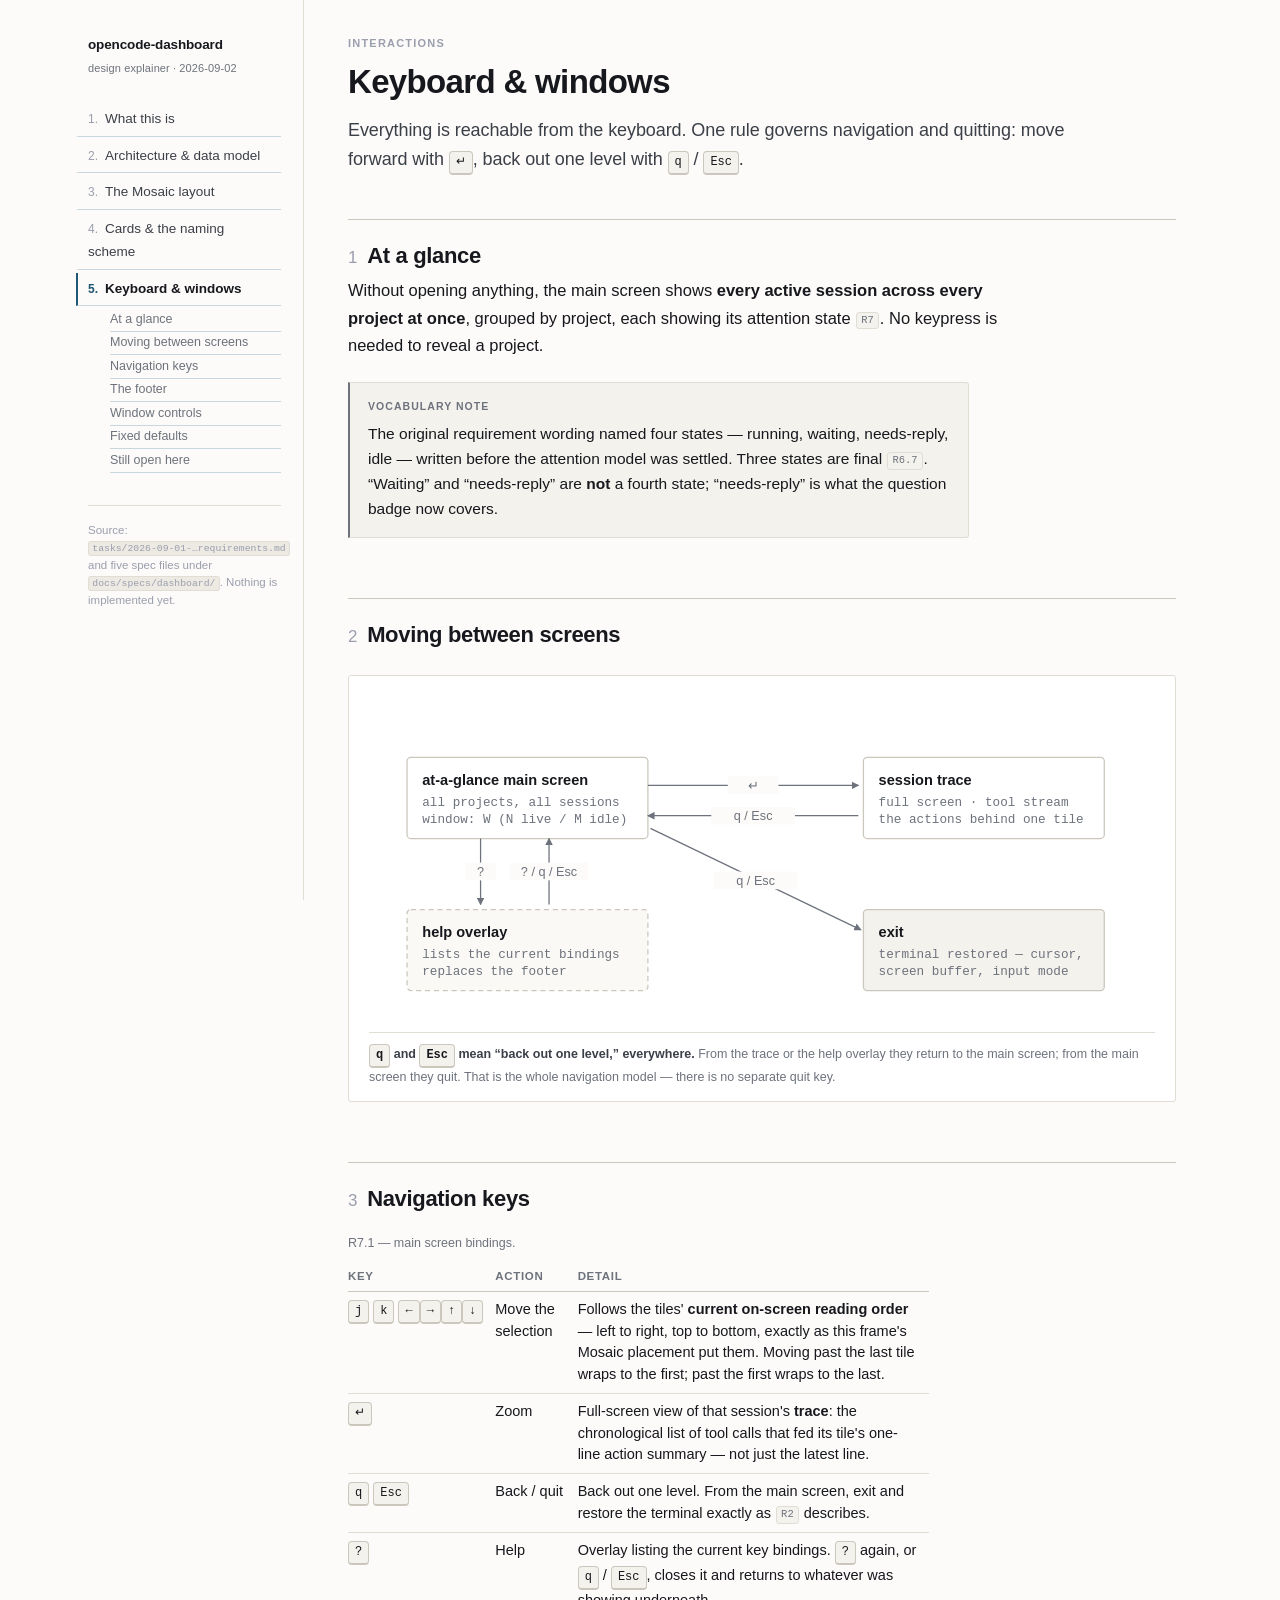
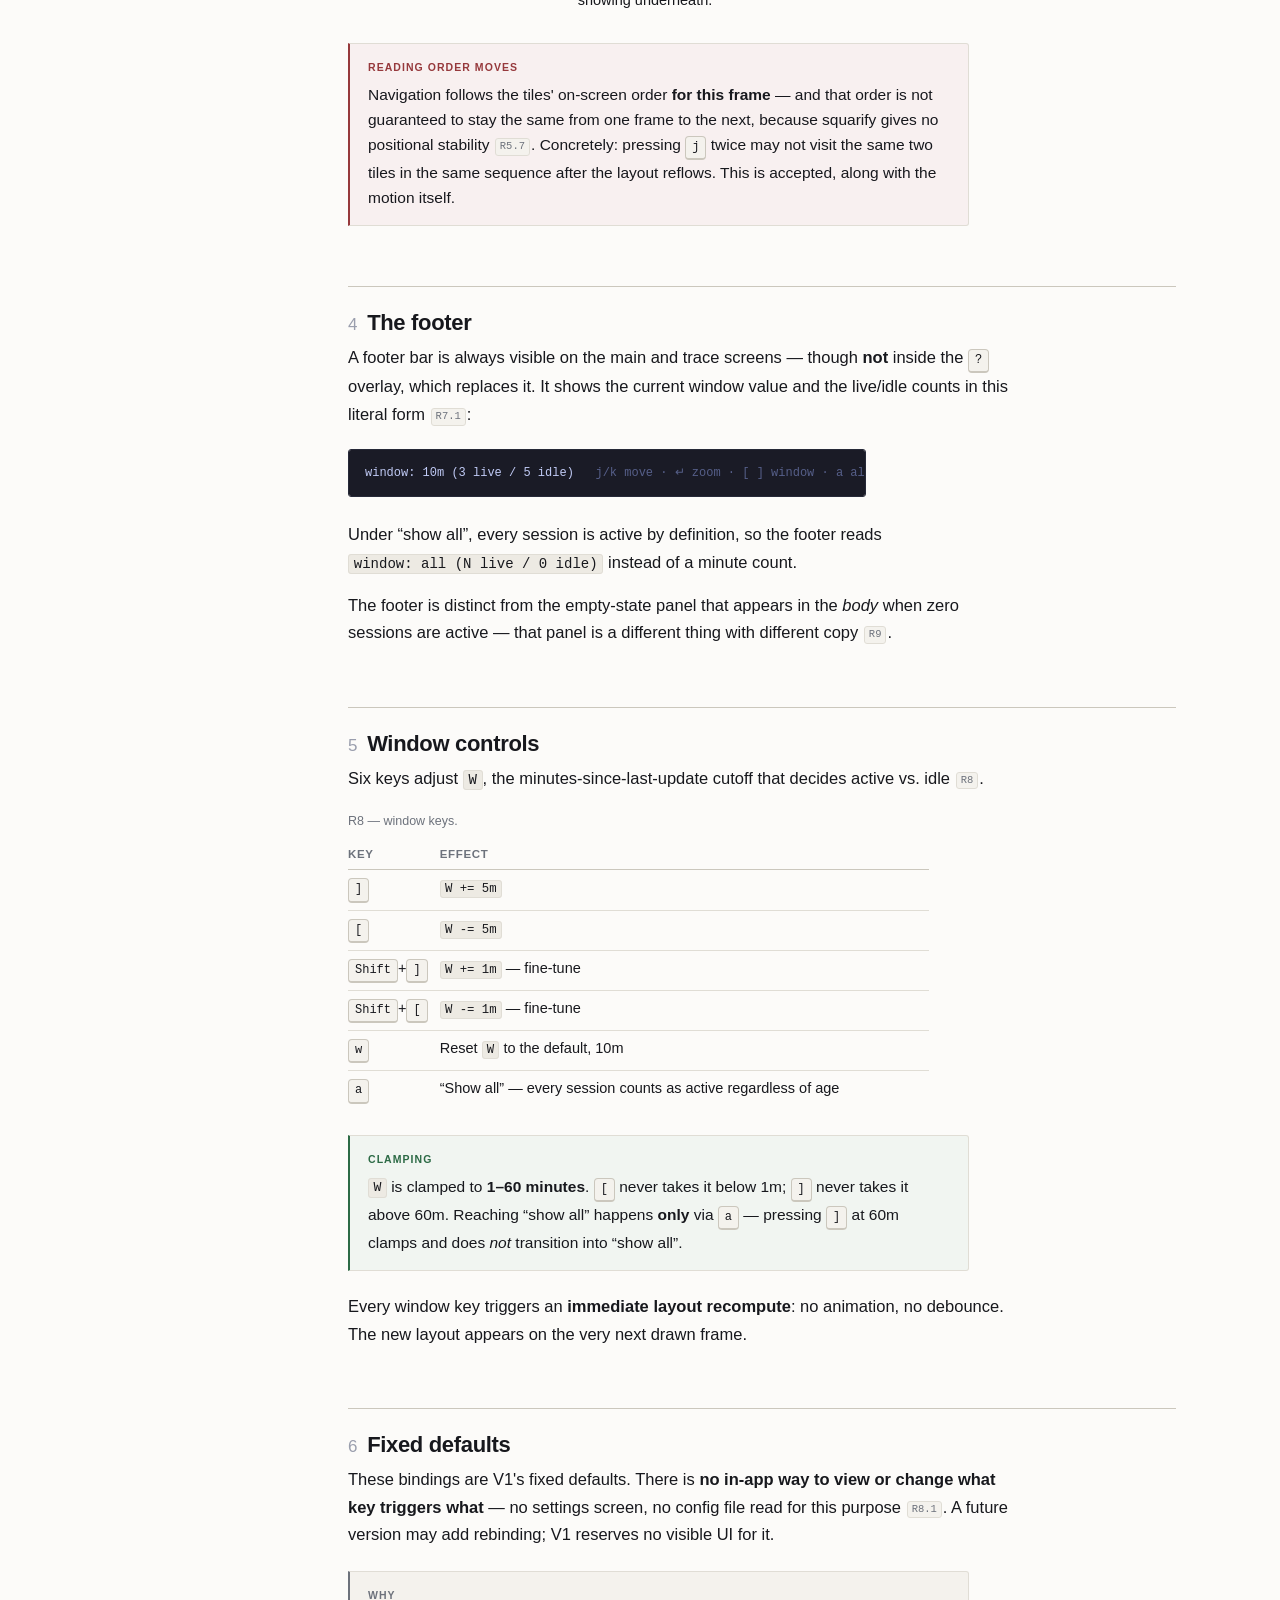
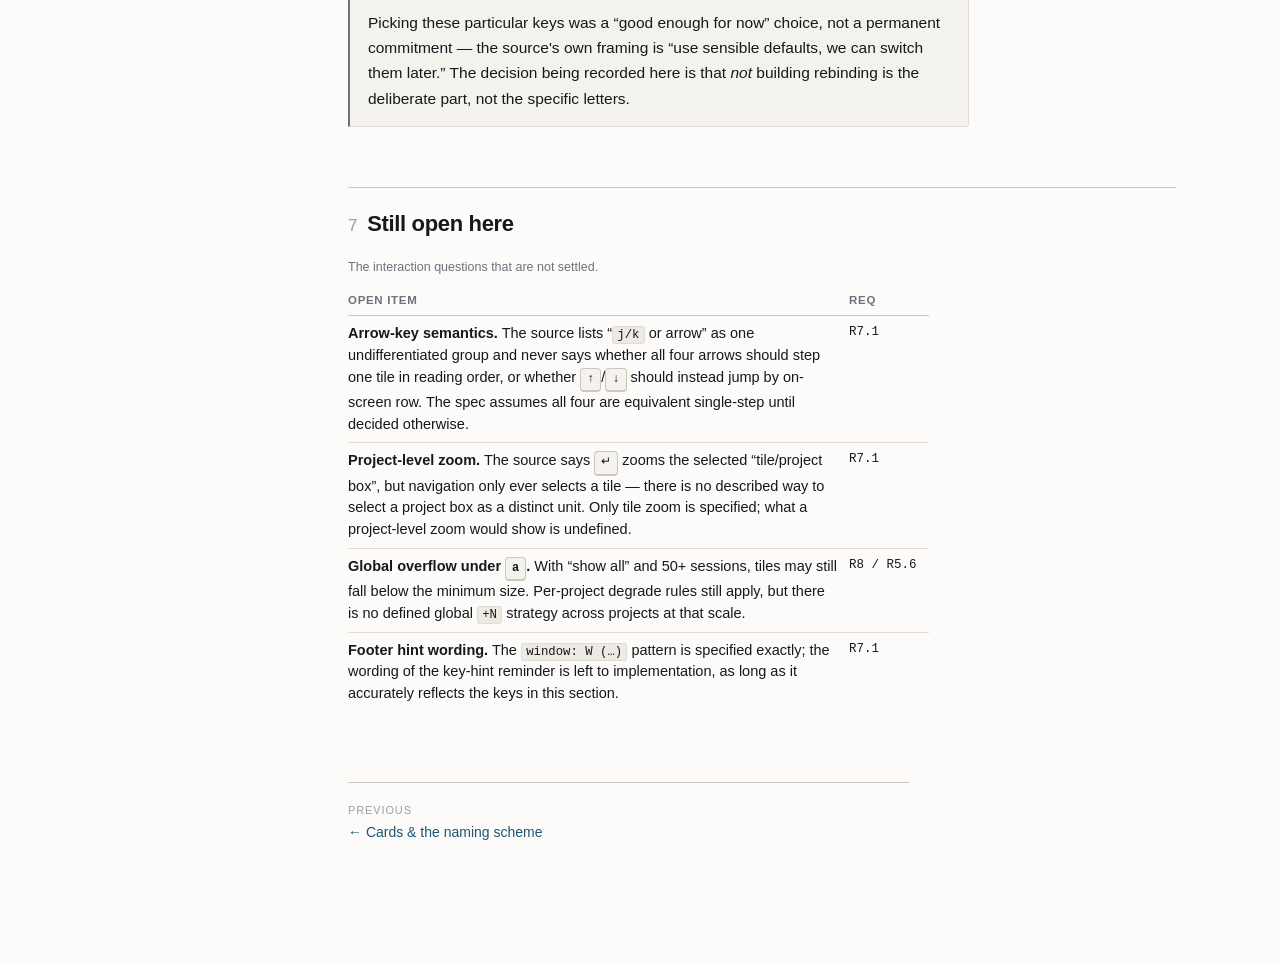
<file: tmp/2026-09-02-dashboard-explainer/interactions.html>
<!DOCTYPE html>
<html lang="en">
<head>
<meta charset="utf-8">
<meta name="viewport" content="width=device-width, initial-scale=1">
<title>Keyboard &amp; windows — opencode-dashboard</title>
<link rel="stylesheet" href="style.css">
</head>
<body>
<div class="wrap">

<nav class="toc">
  <p class="brand">opencode-dashboard</p>
  <p class="brand-sub">design explainer · 2026-09-02</p>
  <ol>
    <li><a class="pg" href="index.html">What this is</a></li>
    <li><a class="pg" href="architecture.html">Architecture &amp; data model</a></li>
    <li><a class="pg" href="layout.html">The Mosaic layout</a></li>
    <li><a class="pg" href="visuals.html">Cards &amp; the naming scheme</a></li>
    <li aria-current="page"><a class="pg" href="interactions.html">Keyboard &amp; windows</a>
      <ul class="sub">
        <li><a href="#glance">At a glance</a></li>
        <li><a href="#screens">Moving between screens</a></li>
        <li><a href="#nav">Navigation keys</a></li>
        <li><a href="#footer">The footer</a></li>
        <li><a href="#window">Window controls</a></li>
        <li><a href="#defaults">Fixed defaults</a></li>
        <li><a href="#open-int">Still open here</a></li>
      </ul>
    </li>
  </ol>
  <p class="foot">Source: <code>tasks/2026-09-01-…requirements.md</code> and five spec files under <code>docs/specs/dashboard/</code>. Nothing is implemented yet.</p>
</nav>

<main>

<p class="eyebrow">Interactions</p>
<h1>Keyboard &amp; windows</h1>
<p class="standfirst">Everything is reachable from the keyboard. One rule governs navigation
and quitting: move forward with <kbd>↵</kbd>, back out one level with
<kbd>q</kbd>&nbsp;/&nbsp;<kbd>Esc</kbd>.</p>

<h2 id="glance"><span class="num">1</span>At a glance</h2>

<p>Without opening anything, the main screen shows <strong>every active session across every
project at once</strong>, grouped by project, each showing its attention state
<span class="r">R7</span>. No keypress is needed to reveal a project.</p>

<div class="box why">
  <span class="lab">Vocabulary note</span>
  <p>The original requirement wording named four states — running, waiting, needs-reply,
  idle — written before the attention model was settled. Three states are final
  <span class="r">R6.7</span>. “Waiting” and “needs-reply” are <strong>not</strong> a fourth
  state; “needs-reply” is what the question badge now covers.</p>
</div>

<h2 id="screens"><span class="num">2</span>Moving between screens</h2>

<figure>
<svg viewBox="0 0 620 256" role="img" aria-label="Four screens: the main at-a-glance screen, reached from it the full-screen session trace and the help overlay, and exit. Enter zooms into the trace; q or Esc goes back one level or exits from the main screen.">
  <defs>
    <marker id="ah3" viewBox="0 0 8 8" refX="7" refY="4" markerWidth="6" markerHeight="6" orient="auto">
      <path d="M0,0 L8,4 L0,8 z" fill="#6d727c"></path>
    </marker>
  </defs>

  <!-- boxes -->
  <rect class="d-box" x="30"  y="50"  width="190" height="64" rx="3"></rect>
  <rect class="d-box" x="390" y="50"  width="190" height="64" rx="3"></rect>
  <rect class="d-box-future" x="30"  y="170" width="190" height="64" rx="3"></rect>
  <rect class="d-box-soft" x="390" y="170" width="190" height="64" rx="3"></rect>

  <g class="d-title">
    <text x="42"  y="72">at-a-glance main screen</text>
    <text x="402" y="72">session trace</text>
    <text x="42"  y="192">help overlay</text>
    <text x="402" y="192">exit</text>
  </g>
  <g class="d-sub">
    <text x="42"  y="88">all projects, all sessions</text>
    <text x="42"  y="102">window: W (N live / M idle)</text>

    <text x="402" y="88">full screen · tool stream</text>
    <text x="402" y="102">the actions behind one tile</text>

    <text x="42"  y="208">lists the current bindings</text>
    <text x="42"  y="222">replaces the footer</text>

    <text x="402" y="208">terminal restored — cursor,</text>
    <text x="402" y="222">screen buffer, input mode</text>
  </g>

  <!-- main <-> trace -->
  <line class="d-arrow" x1="220" y1="72" x2="386" y2="72" marker-end="url(#ah3)"></line>
  <line class="d-arrow" x1="386" y1="96" x2="220" y2="96" marker-end="url(#ah3)"></line>
  <rect class="d-chip" x="283" y="65" width="40" height="14"></rect>
  <text class="d-arrow-lbl" x="303" y="75.5" text-anchor="middle">↵</text>
  <rect class="d-chip" x="270" y="89" width="66" height="14"></rect>
  <text class="d-arrow-lbl" x="303" y="99.5" text-anchor="middle">q / Esc</text>

  <!-- main <-> help -->
  <line class="d-arrow" x1="88"  y1="114" x2="88"  y2="166" marker-end="url(#ah3)"></line>
  <line class="d-arrow" x1="142" y1="166" x2="142" y2="114" marker-end="url(#ah3)"></line>
  <rect class="d-chip" x="76" y="133" width="24" height="14"></rect>
  <text class="d-arrow-lbl" x="88" y="143.5" text-anchor="middle">?</text>
  <rect class="d-chip" x="111" y="133" width="62" height="14"></rect>
  <text class="d-arrow-lbl" x="142" y="143.5" text-anchor="middle">? / q / Esc</text>

  <!-- main -> exit -->
  <line class="d-arrow" x1="222" y1="106" x2="388" y2="186" marker-end="url(#ah3)"></line>
  <rect class="d-chip" x="272" y="140" width="66" height="14"></rect>
  <text class="d-arrow-lbl" x="305" y="150.5" text-anchor="middle">q / Esc</text>
</svg>
<figcaption><b><kbd>q</kbd> and <kbd>Esc</kbd> mean “back out one level,”
everywhere.</b> From the trace or the help overlay they return to the main screen; from the
main screen they quit. That is the whole navigation model — there is no separate quit
key.</figcaption>
</figure>

<h2 id="nav"><span class="num">3</span>Navigation keys</h2>

<table class="keys">
  <caption>R7.1 — main screen bindings.</caption>
  <thead><tr><th>Key</th><th>Action</th><th>Detail</th></tr></thead>
  <tbody>
    <tr>
      <td><kbd>j</kbd> <kbd>k</kbd> <kbd>←</kbd><kbd>→</kbd><kbd>↑</kbd><kbd>↓</kbd></td>
      <td>Move the selection</td>
      <td>Follows the tiles' <strong>current on-screen reading order</strong> — left to right,
      top to bottom, exactly as this frame's Mosaic placement put them. Moving past the last
      tile wraps to the first; past the first wraps to the last.</td>
    </tr>
    <tr>
      <td><kbd>↵</kbd></td>
      <td>Zoom</td>
      <td>Full-screen view of that session's <strong>trace</strong>: the chronological list of
      tool calls that fed its tile's one-line action summary — not just the latest line.</td>
    </tr>
    <tr>
      <td><kbd>q</kbd> <kbd>Esc</kbd></td>
      <td>Back / quit</td>
      <td>Back out one level. From the main screen, exit and restore the terminal exactly as
      <span class="r">R2</span> describes.</td>
    </tr>
    <tr>
      <td><kbd>?</kbd></td>
      <td>Help</td>
      <td>Overlay listing the current key bindings. <kbd>?</kbd> again, or
      <kbd>q</kbd>&nbsp;/&nbsp;<kbd>Esc</kbd>, closes it and returns to whatever was showing
      underneath.</td>
    </tr>
  </tbody>
</table>

<div class="box gotcha">
  <span class="lab">Reading order moves</span>
  <p>Navigation follows the tiles' on-screen order <strong>for this frame</strong> — and
  that order is not guaranteed to stay the same from one frame to the next, because squarify
  gives no positional stability <span class="r">R5.7</span>. Concretely: pressing
  <kbd>j</kbd> twice may not visit the same two tiles in the same sequence after the layout
  reflows. This is accepted, along with the motion itself.</p>
</div>

<h2 id="footer"><span class="num">4</span>The footer</h2>

<p>A footer bar is always visible on the main and trace screens — though <strong>not</strong>
inside the <kbd>?</kbd> overlay, which replaces it. It shows the current window value and
the live/idle counts in this literal form <span class="r">R7.1</span>:</p>

<div class="term"><span class="w">window: 10m (3 live / 5 idle)</span>   <span class="d">j/k move · ↵ zoom · [ ] window · a all · w reset · ? help · q quit</span></div>

<p>Under “show all”, every session is active by definition, so the footer reads
<code>window: all (N live / 0 idle)</code> instead of a minute count.</p>

<p>The footer is distinct from the empty-state panel that appears in the <em>body</em> when
zero sessions are active — that panel is a different thing with different copy
<span class="r">R9</span>.</p>

<h2 id="window"><span class="num">5</span>Window controls</h2>

<p>Six keys adjust <code>W</code>, the minutes-since-last-update cutoff that decides active
vs. idle <span class="r">R8</span>.</p>

<table class="keys">
  <caption>R8 — window keys.</caption>
  <thead><tr><th>Key</th><th>Effect</th></tr></thead>
  <tbody>
    <tr><td><kbd>]</kbd></td><td><code>W += 5m</code></td></tr>
    <tr><td><kbd>[</kbd></td><td><code>W -= 5m</code></td></tr>
    <tr><td><kbd>Shift</kbd>+<kbd>]</kbd></td><td><code>W += 1m</code> — fine-tune</td></tr>
    <tr><td><kbd>Shift</kbd>+<kbd>[</kbd></td><td><code>W -= 1m</code> — fine-tune</td></tr>
    <tr><td><kbd>w</kbd></td><td>Reset <code>W</code> to the default, 10m</td></tr>
    <tr><td><kbd>a</kbd></td><td>“Show all” — every session counts as active regardless of age</td></tr>
  </tbody>
</table>

<div class="box rule">
  <span class="lab">Clamping</span>
  <p><code>W</code> is clamped to <strong>1–60 minutes</strong>. <kbd>[</kbd> never takes it
  below 1m; <kbd>]</kbd> never takes it above 60m. Reaching “show all” happens
  <strong>only</strong> via <kbd>a</kbd> — pressing <kbd>]</kbd> at 60m clamps and does
  <em>not</em> transition into “show all”.</p>
</div>

<p>Every window key triggers an <strong>immediate layout recompute</strong>: no animation, no
debounce. The new layout appears on the very next drawn frame.</p>

<h2 id="defaults"><span class="num">6</span>Fixed defaults</h2>

<p>These bindings are V1's fixed defaults. There is <strong>no in-app way to view or change
what key triggers what</strong> — no settings screen, no config file read for this purpose
<span class="r">R8.1</span>. A future version may add rebinding; V1 reserves no visible UI
for it.</p>

<div class="box why">
  <span class="lab">Why</span>
  <p>Picking these particular keys was a “good enough for now” choice, not a permanent
  commitment — the source's own framing is “use sensible defaults, we can switch them
  later.” The decision being recorded here is that <em>not</em> building rebinding is the
  deliberate part, not the specific letters.</p>
</div>

<h2 id="open-int"><span class="num">7</span>Still open here</h2>

<table>
  <caption>The interaction questions that are not settled.</caption>
  <thead><tr><th>Open item</th><th>Req</th></tr></thead>
  <tbody>
    <tr><td><strong>Arrow-key semantics.</strong> The source lists “<code>j/k</code> or arrow”
    as one undifferentiated group and never says whether all four arrows should step one tile
    in reading order, or whether <kbd>↑</kbd>/<kbd>↓</kbd> should instead jump by on-screen
    row. The spec assumes all four are equivalent single-step until decided otherwise.</td><td class="m">R7.1</td></tr>
    <tr><td><strong>Project-level zoom.</strong> The source says <kbd>↵</kbd> zooms the
    selected “tile/project box”, but navigation only ever selects a tile — there is no
    described way to select a project box as a distinct unit. Only tile zoom is specified;
    what a project-level zoom would show is undefined.</td><td class="m">R7.1</td></tr>
    <tr><td><strong>Global overflow under <kbd>a</kbd>.</strong> With “show all” and 50+
    sessions, tiles may still fall below the minimum size. Per-project degrade rules still
    apply, but there is no defined global <code>+N</code> strategy across projects at that
    scale.</td><td class="m">R8 / R5.6</td></tr>
    <tr><td><strong>Footer hint wording.</strong> The <code>window: W (…)</code> pattern is
    specified exactly; the wording of the key-hint reminder is left to implementation, as
    long as it accurately reflects the keys in this section.</td><td class="m">R7.1</td></tr>
  </tbody>
</table>

<div class="pager">
  <a href="visuals.html"><span class="lbl">Previous</span>← Cards &amp; the naming scheme</a>
  <span class="none"></span>
</div>

</main>
</div>
</body>
</html>
</file>
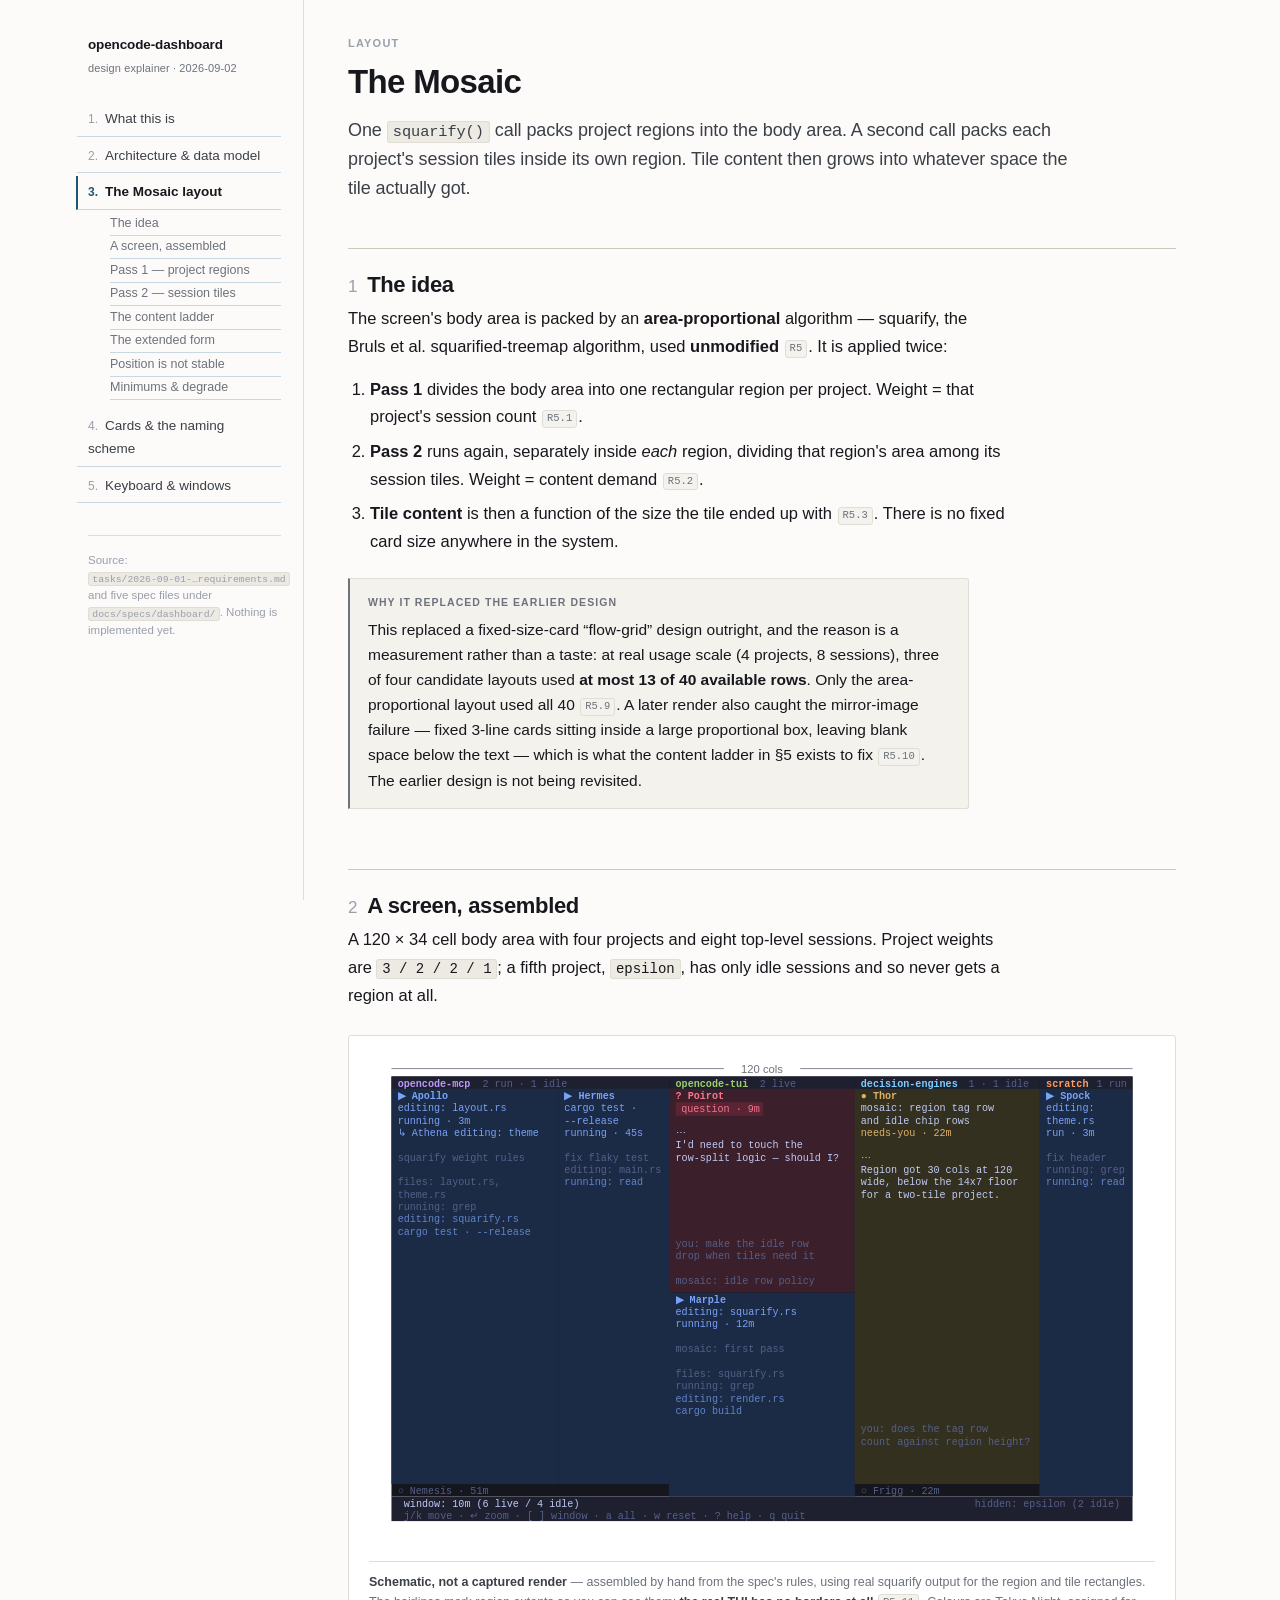
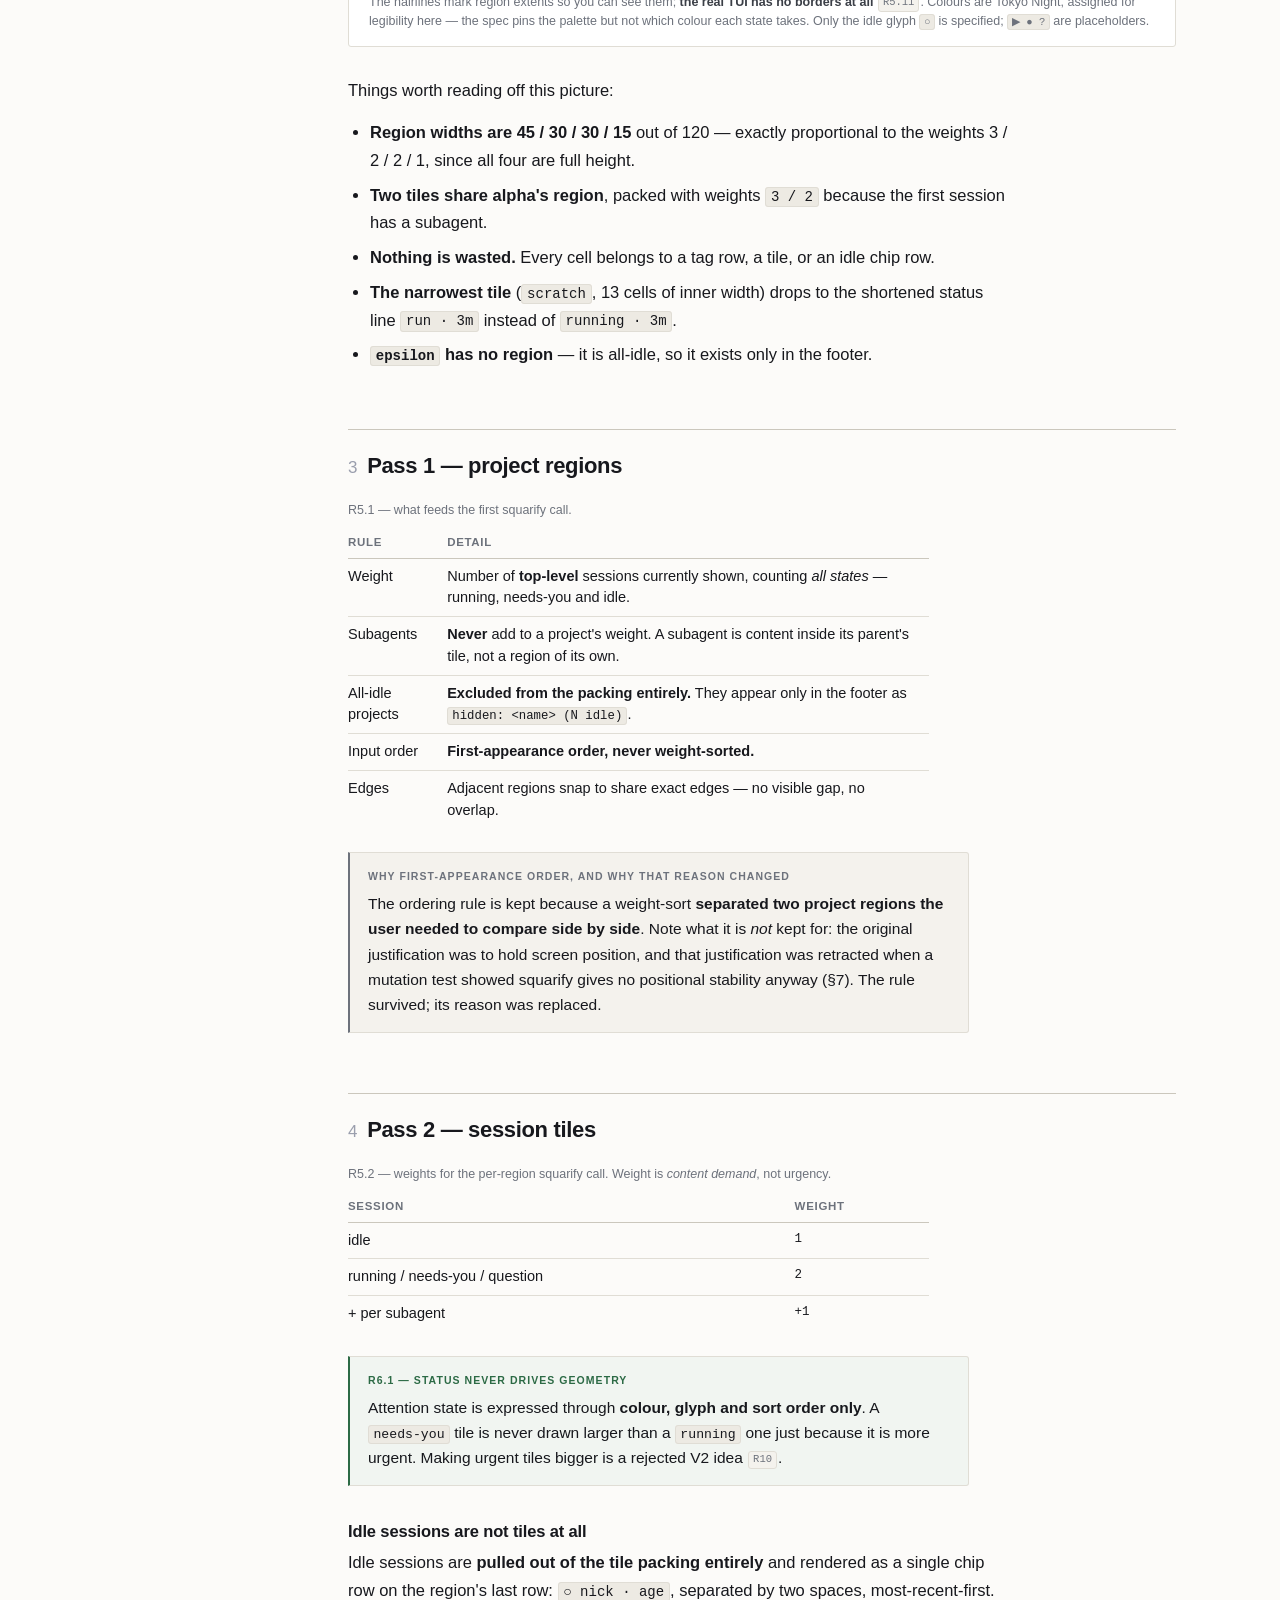
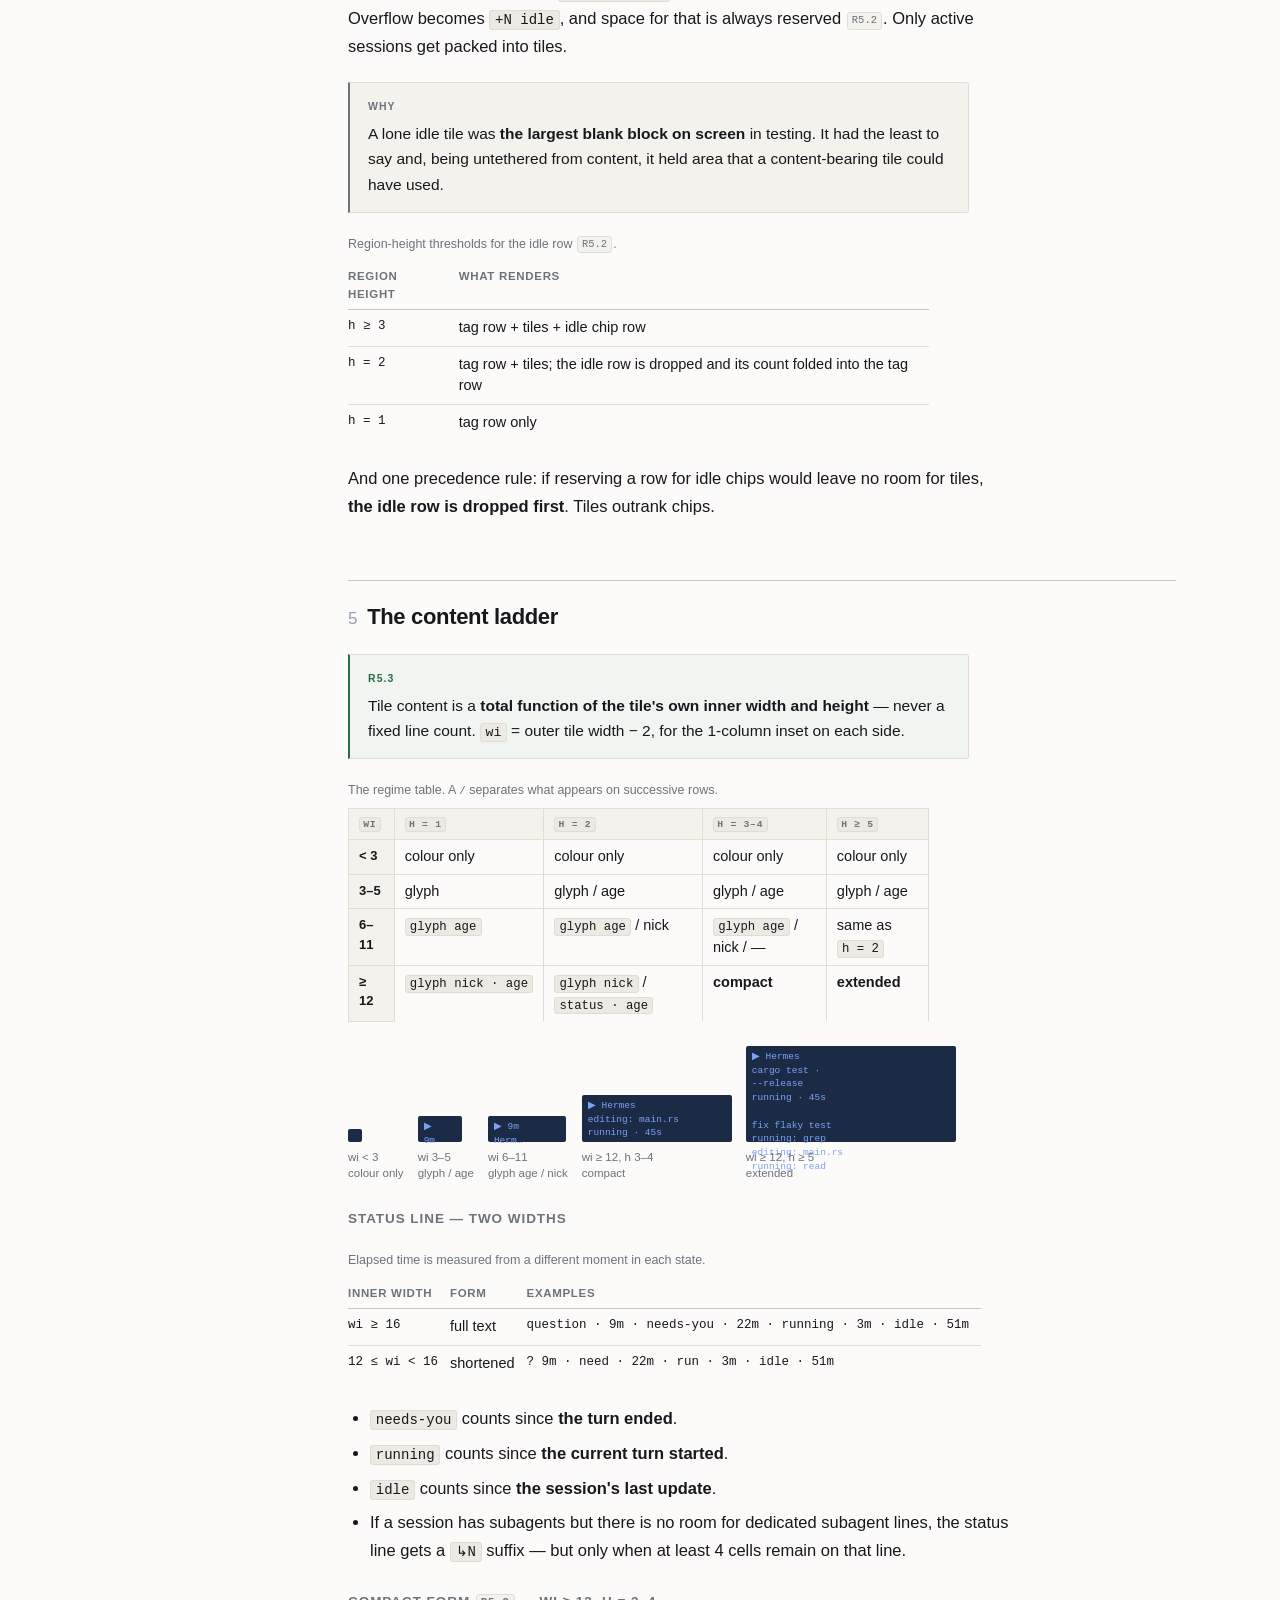
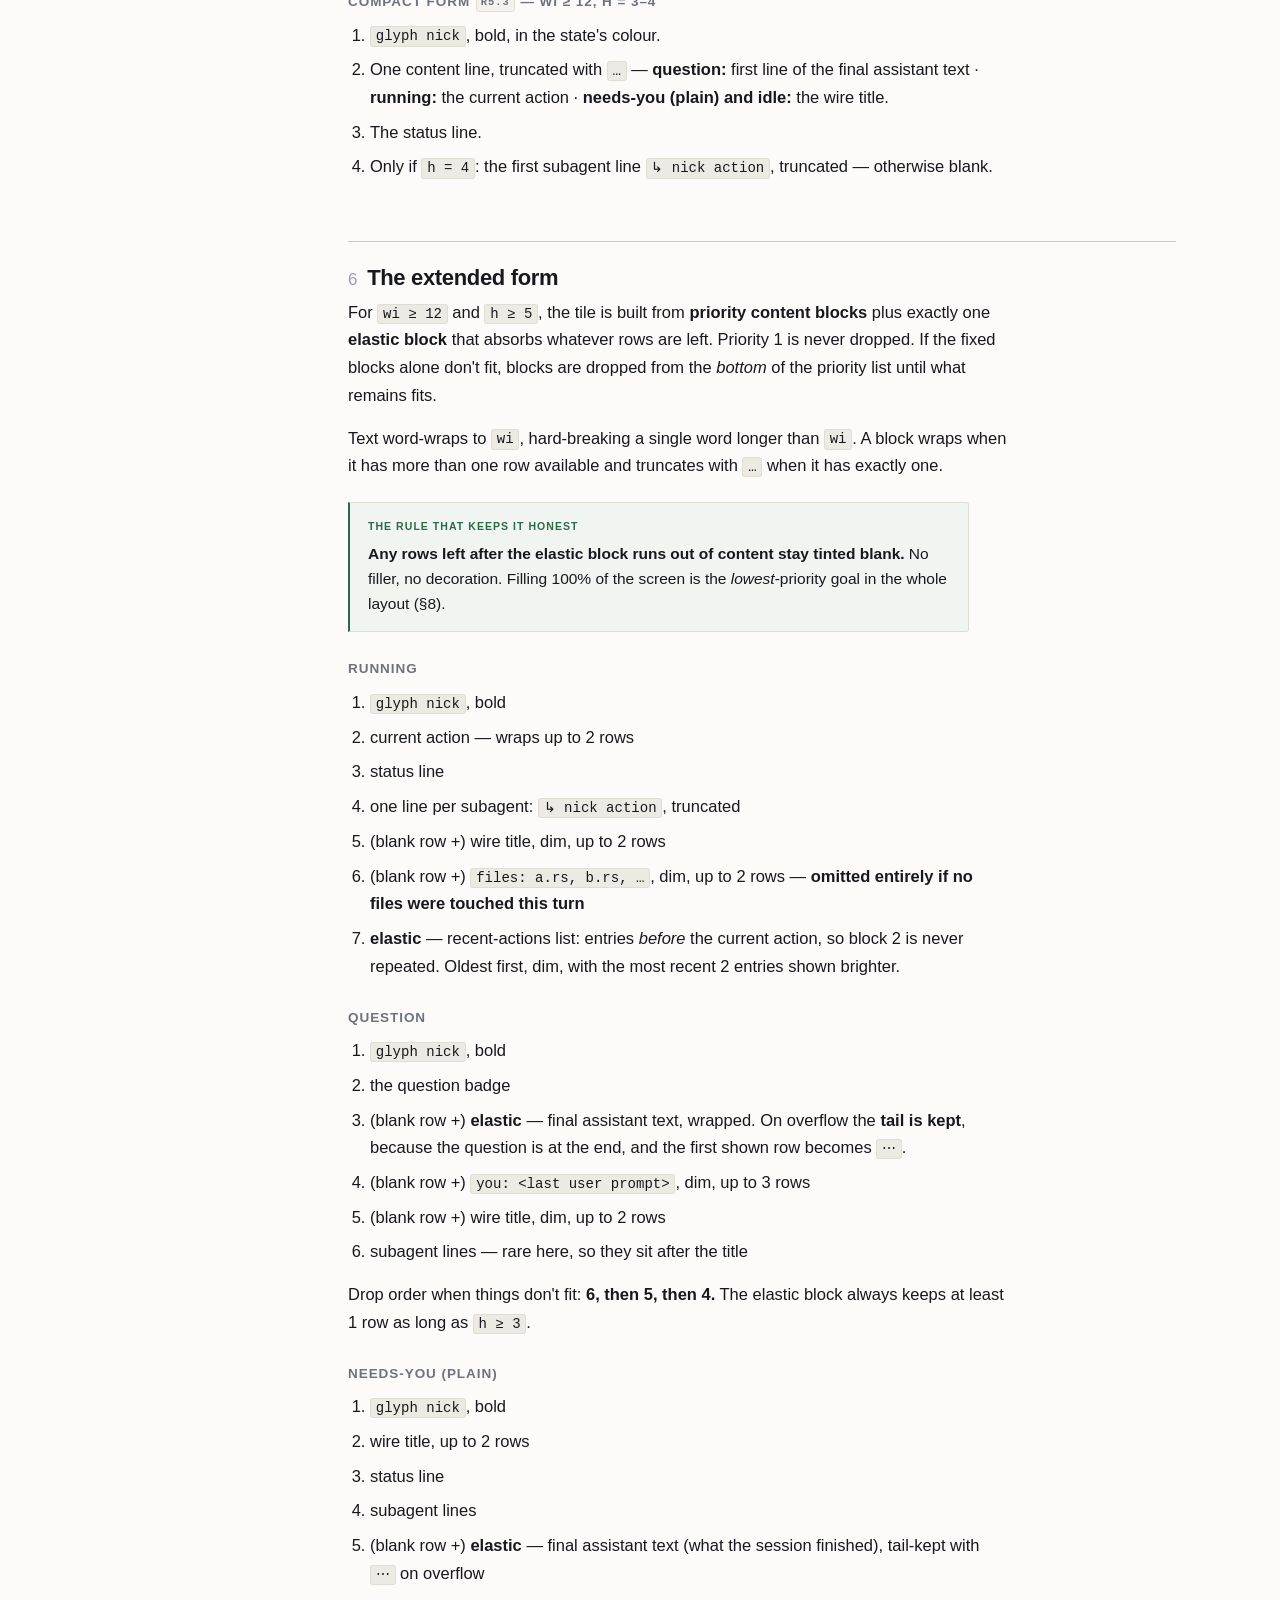
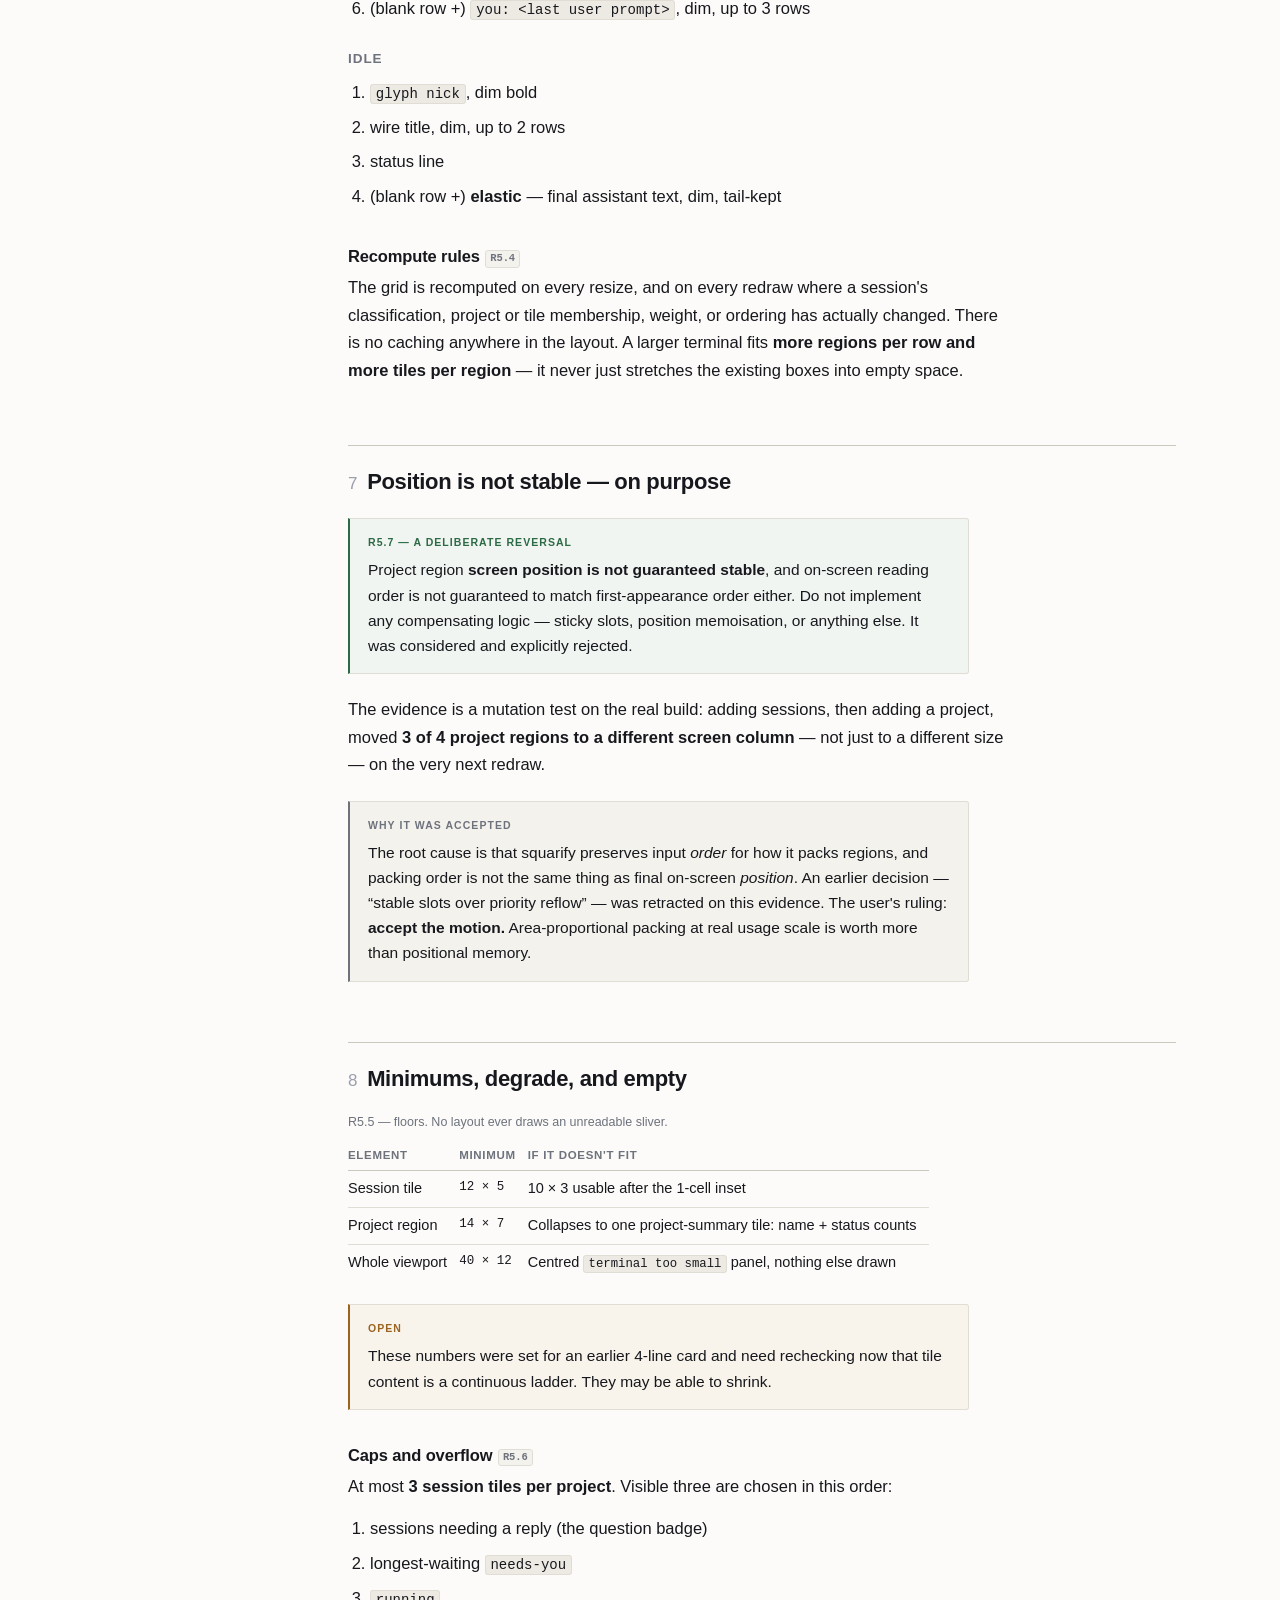
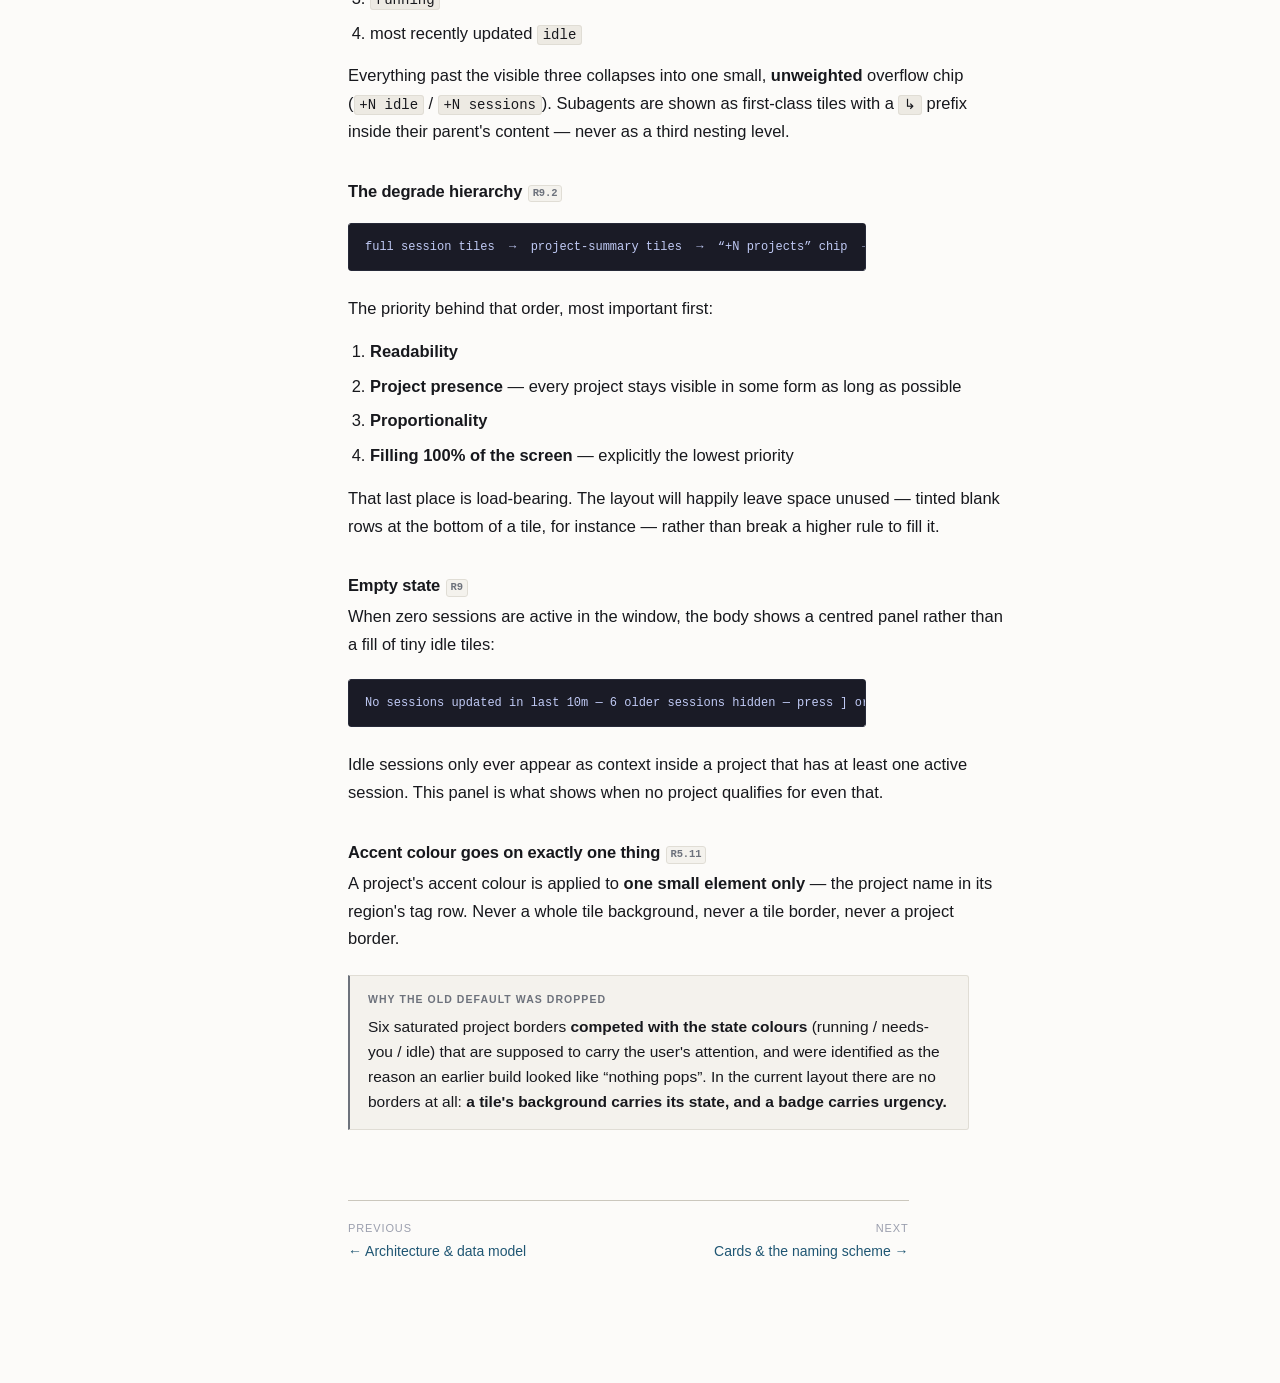
<file: tmp/2026-09-02-dashboard-explainer/layout.html>
<!DOCTYPE html>
<html lang="en">
<head>
<meta charset="utf-8">
<meta name="viewport" content="width=device-width, initial-scale=1">
<title>The Mosaic layout — opencode-dashboard</title>
<link rel="stylesheet" href="style.css">
</head>
<body>
<div class="wrap">

<nav class="toc">
  <p class="brand">opencode-dashboard</p>
  <p class="brand-sub">design explainer · 2026-09-02</p>
  <ol>
    <li><a class="pg" href="index.html">What this is</a></li>
    <li><a class="pg" href="architecture.html">Architecture &amp; data model</a></li>
    <li aria-current="page"><a class="pg" href="layout.html">The Mosaic layout</a>
      <ul class="sub">
        <li><a href="#idea">The idea</a></li>
        <li><a href="#screen">A screen, assembled</a></li>
        <li><a href="#pass1">Pass 1 — project regions</a></li>
        <li><a href="#pass2">Pass 2 — session tiles</a></li>
        <li><a href="#ladder">The content ladder</a></li>
        <li><a href="#extended">The extended form</a></li>
        <li><a href="#motion">Position is not stable</a></li>
        <li><a href="#limits">Minimums &amp; degrade</a></li>
      </ul>
    </li>
    <li><a class="pg" href="visuals.html">Cards &amp; the naming scheme</a></li>
    <li><a class="pg" href="interactions.html">Keyboard &amp; windows</a></li>
  </ol>
  <p class="foot">Source: <code>tasks/2026-09-01-…requirements.md</code> and five spec files under <code>docs/specs/dashboard/</code>. Nothing is implemented yet.</p>
</nav>

<main>

<p class="eyebrow">Layout</p>
<h1>The Mosaic</h1>
<p class="standfirst">One <code>squarify()</code> call packs project regions into the body
area. A second call packs each project's session tiles inside its own region. Tile content
then grows into whatever space the tile actually got.</p>

<h2 id="idea"><span class="num">1</span>The idea</h2>

<p>The screen's body area is packed by an <strong>area-proportional</strong> algorithm —
squarify, the Bruls et al. squarified-treemap algorithm, used <strong>unmodified</strong>
<span class="r">R5</span>. It is applied twice:</p>

<ol>
  <li><strong>Pass 1</strong> divides the body area into one rectangular region per project.
  Weight = that project's session count <span class="r">R5.1</span>.</li>
  <li><strong>Pass 2</strong> runs again, separately inside <em>each</em> region, dividing
  that region's area among its session tiles. Weight = content demand
  <span class="r">R5.2</span>.</li>
  <li><strong>Tile content</strong> is then a function of the size the tile ended up with
  <span class="r">R5.3</span>. There is no fixed card size anywhere in the system.</li>
</ol>

<div class="box why">
  <span class="lab">Why it replaced the earlier design</span>
  <p>This replaced a fixed-size-card “flow-grid” design outright, and the reason is a
  measurement rather than a taste: at real usage scale (4 projects, 8 sessions), three of
  four candidate layouts used <strong>at most 13 of 40 available rows</strong>. Only the
  area-proportional layout used all 40 <span class="r">R5.9</span>. A later render also
  caught the mirror-image failure — fixed 3-line cards sitting inside a large proportional
  box, leaving blank space below the text — which is what the content ladder in §5 exists
  to fix <span class="r">R5.10</span>. The earlier design is not being revisited.</p>
</div>

<h2 id="screen"><span class="num">2</span>A screen, assembled</h2>

<p>A 120&nbsp;×&nbsp;34 cell body area with four projects and eight top-level sessions.
Project weights are <code>3 / 2 / 2 / 1</code>; a fifth project, <code>epsilon</code>, has
only idle sessions and so never gets a region at all.</p>

<figure>
<svg viewBox="0 0 700 440" role="img" aria-label="A 120 by 34 cell terminal body packed into four project regions sized 3, 2, 2 and 1, each containing session tiles, with a footer.">
  <!-- width bracket -->
  <line x1="20" y1="13" x2="680" y2="13" stroke="#6d727c" stroke-width="0.75"></line>
  <rect x="316" y="6" width="68" height="14" fill="#ffffff"></rect>
  <text class="d-arrow-lbl" x="350" y="16.5" text-anchor="middle">120 cols</text>

  <!-- body background -->
  <rect x="20" y="20" width="660" height="374" fill="#15161e"></rect>

  <!-- region hairlines (diagram aid only; the real TUI has no borders) -->
  <g stroke="#2b2e3d" stroke-width="0.75">
    <line x1="267.5" y1="31" x2="267.5" y2="394"></line>
    <line x1="432.5" y1="31" x2="432.5" y2="394"></line>
    <line x1="597.5" y1="31" x2="597.5" y2="394"></line>
    <line x1="20" y1="31" x2="680" y2="31"></line>
  </g>

  <!-- ============ tag rows (row 0 of each region) -->
  <g fill="#1e2030">
    <rect x="20"    y="20" width="247.5" height="11"></rect>
    <rect x="267.5" y="20" width="165"   height="11"></rect>
    <rect x="432.5" y="20" width="165"   height="11"></rect>
    <rect x="597.5" y="20" width="82.5"  height="11"></rect>
  </g>
  <g class="t-t">
    <text x="25.5" y="29" fill="#bb9af7" font-weight="700">opencode-mcp</text>
    <text x="101"  y="29" class="t-dim">2 run · 1 idle</text>

    <text x="273"  y="29" fill="#9ece6a" font-weight="700">opencode-tui</text>
    <text x="348"  y="29" class="t-dim">2 live</text>

    <text x="438"  y="29" fill="#7dcfff" font-weight="700">decision-engines</text>
    <text x="534"  y="29" class="t-dim">1 · 1 idle</text>

    <text x="603"  y="29" fill="#ff9e64" font-weight="700">scratch</text>
    <text x="648"  y="29" class="t-dim">1 run</text>
  </g>

  <!-- ============ tiles -->
  <!-- alpha a1: running, 1 subagent -->
  <rect x="20" y="31" width="148.5" height="352" fill="#1b2a45"></rect>
  <g class="t-g" fill="#7aa2f7">
    <text x="25.5" y="40" font-weight="700">▶ Apollo</text>
    <text x="25.5" y="51">editing: layout.rs</text>
    <text x="25.5" y="62">running · 3m</text>
    <text x="25.5" y="73">↳ Athena editing: theme</text>
    <text x="25.5" y="95" class="t-dim">squarify weight rules</text>
    <text x="25.5" y="117" class="t-dim">files: layout.rs,</text>
    <text x="25.5" y="128" class="t-dim">theme.rs</text>
    <text x="25.5" y="139" class="t-dim">running: grep</text>
    <text x="25.5" y="150" opacity="0.75">editing: squarify.rs</text>
    <text x="25.5" y="161" opacity="0.75">cargo test · --release</text>
  </g>

  <!-- alpha a2: running -->
  <rect x="168.5" y="31" width="99" height="352" fill="#1b2a45"></rect>
  <g class="t-g" fill="#7aa2f7">
    <text x="174" y="40" font-weight="700">▶ Hermes</text>
    <text x="174" y="51">cargo test ·</text>
    <text x="174" y="62">--release</text>
    <text x="174" y="73">running · 45s</text>
    <text x="174" y="95" class="t-dim">fix flaky test</text>
    <text x="174" y="106" class="t-dim">editing: main.rs</text>
    <text x="174" y="117" opacity="0.75">running: read</text>
  </g>

  <!-- beta b1: question -->
  <rect x="267.5" y="31" width="165" height="181.5" fill="#3b1f2b"></rect>
  <rect x="273" y="43" width="78" height="12" fill="#5a2434"></rect>
  <g class="t-t">
    <text x="273"  y="40" fill="#f7768e" font-weight="700">? Poirot</text>
    <text x="278"  y="52" fill="#f7768e">question · 9m</text>
    <text x="273"  y="73" fill="#c0caf5">⋯</text>
    <text x="273"  y="84" fill="#c0caf5">I'd need to touch the</text>
    <text x="273"  y="95" fill="#c0caf5">row-split logic — should I?</text>
    <text x="273"  y="172" class="t-dim">you: make the idle row</text>
    <text x="273"  y="183" class="t-dim">drop when tiles need it</text>
    <text x="273"  y="205" class="t-dim">mosaic: idle row policy</text>
  </g>

  <!-- beta b2: running -->
  <rect x="267.5" y="212.5" width="165" height="181.5" fill="#1b2a45"></rect>
  <g class="t-g" fill="#7aa2f7">
    <text x="273" y="221.5" font-weight="700">▶ Marple</text>
    <text x="273" y="232.5">editing: squarify.rs</text>
    <text x="273" y="243.5">running · 12m</text>
    <text x="273" y="265.5" class="t-dim">mosaic: first pass</text>
    <text x="273" y="287.5" class="t-dim">files: squarify.rs</text>
    <text x="273" y="298.5" class="t-dim">running: grep</text>
    <text x="273" y="309.5" opacity="0.75">editing: render.rs</text>
    <text x="273" y="320.5" opacity="0.75">cargo build</text>
  </g>

  <!-- gamma g1: needs-you -->
  <rect x="432.5" y="31" width="165" height="352" fill="#33301f"></rect>
  <g class="t-t">
    <text x="438" y="40" fill="#e0af68" font-weight="700">● Thor</text>
    <text x="438" y="51" fill="#c0caf5">mosaic: region tag row</text>
    <text x="438" y="62" fill="#c0caf5">and idle chip rows</text>
    <text x="438" y="73" fill="#e0af68">needs-you · 22m</text>
    <text x="438" y="95" fill="#c0caf5">⋯</text>
    <text x="438" y="106" fill="#c0caf5">Region got 30 cols at 120</text>
    <text x="438" y="117" fill="#c0caf5">wide, below the 14x7 floor</text>
    <text x="438" y="128" fill="#c0caf5">for a two-tile project.</text>
    <text x="438" y="337" class="t-dim">you: does the tag row</text>
    <text x="438" y="348" class="t-dim">count against region height?</text>
  </g>

  <!-- delta d1: running, narrow -->
  <rect x="597.5" y="31" width="82.5" height="363" fill="#1b2a45"></rect>
  <g class="t-g" fill="#7aa2f7">
    <text x="603" y="40" font-weight="700">▶ Spock</text>
    <text x="603" y="51">editing:</text>
    <text x="603" y="62">theme.rs</text>
    <text x="603" y="73">run · 3m</text>
    <text x="603" y="95" class="t-dim">fix header</text>
    <text x="603" y="106" class="t-dim">running: grep</text>
    <text x="603" y="117" opacity="0.75">running: read</text>
  </g>

  <!-- ============ idle chip rows (last row of alpha and gamma) -->
  <g class="t-t">
    <text x="25.5" y="392" fill="#565f89">○ Nemesis · 51m</text>
    <text x="438"  y="392" fill="#565f89">○ Frigg · 22m</text>
  </g>

  <!-- ============ footer -->
  <rect x="20" y="394" width="660" height="22" fill="#1e2030"></rect>
  <g class="t-t">
    <text x="31"  y="403" fill="#c0caf5">window: 10m (6 live / 4 idle)</text>
    <text x="669" y="403" fill="#565f89" text-anchor="end">hidden: epsilon (2 idle)</text>
    <text x="31"  y="414" fill="#565f89">j/k move · ↵ zoom · [ ] window · a all · w reset · ? help · q quit</text>
  </g>
</svg>
<figcaption><b>Schematic, not a captured render</b> — assembled by hand from the spec's
rules, using real squarify output for the region and tile rectangles. The hairlines mark
region extents so you can see them; <b>the real TUI has no borders at all</b>
<span class="r">R5.11</span>. Colours are Tokyo Night, assigned for legibility here — the
spec pins the palette but not which colour each state takes. Only the idle glyph
<code>○</code> is specified; <code>▶ ● ?</code> are placeholders.</figcaption>
</figure>

<p>Things worth reading off this picture:</p>
<ul>
  <li><strong>Region widths are 45 / 30 / 30 / 15</strong> out of 120 — exactly
  proportional to the weights 3 / 2 / 2 / 1, since all four are full height.</li>
  <li><strong>Two tiles share alpha's region</strong>, packed with weights
  <code>3 / 2</code> because the first session has a subagent.</li>
  <li><strong>Nothing is wasted.</strong> Every cell belongs to a tag row, a tile, or an
  idle chip row.</li>
  <li><strong>The narrowest tile</strong> (<code>scratch</code>, 13 cells of inner width)
  drops to the shortened status line <code>run · 3m</code> instead of
  <code>running · 3m</code>.</li>
  <li><strong><code>epsilon</code> has no region</strong> — it is all-idle, so it exists
  only in the footer.</li>
</ul>

<h2 id="pass1"><span class="num">3</span>Pass 1 — project regions</h2>

<table>
  <caption>R5.1 — what feeds the first squarify call.</caption>
  <thead><tr><th>Rule</th><th>Detail</th></tr></thead>
  <tbody>
    <tr><td>Weight</td><td>Number of <strong>top-level</strong> sessions currently shown, counting <em>all states</em> — running, needs-you and idle.</td></tr>
    <tr><td>Subagents</td><td><strong>Never</strong> add to a project's weight. A subagent is content inside its parent's tile, not a region of its own.</td></tr>
    <tr><td>All-idle projects</td><td><strong>Excluded from the packing entirely.</strong> They appear only in the footer as <code class="m">hidden: &lt;name&gt; (N idle)</code>.</td></tr>
    <tr><td>Input order</td><td><strong>First-appearance order, never weight-sorted.</strong></td></tr>
    <tr><td>Edges</td><td>Adjacent regions snap to share exact edges — no visible gap, no overlap.</td></tr>
  </tbody>
</table>

<div class="box why">
  <span class="lab">Why first-appearance order, and why that reason changed</span>
  <p>The ordering rule is kept because a weight-sort <strong>separated two project regions
  the user needed to compare side by side</strong>. Note what it is <em>not</em> kept for:
  the original justification was to hold screen position, and that justification was
  retracted when a mutation test showed squarify gives no positional stability anyway
  (§7). The rule survived; its reason was replaced.</p>
</div>

<h2 id="pass2"><span class="num">4</span>Pass 2 — session tiles</h2>

<table>
  <caption>R5.2 — weights for the per-region squarify call. Weight is <em>content
  demand</em>, not urgency.</caption>
  <thead><tr><th>Session</th><th>Weight</th></tr></thead>
  <tbody>
    <tr><td>idle</td><td class="m">1</td></tr>
    <tr><td>running / needs-you / question</td><td class="m">2</td></tr>
    <tr><td>+ per subagent</td><td class="m">+1</td></tr>
  </tbody>
</table>

<div class="box rule">
  <span class="lab">R6.1 — status never drives geometry</span>
  <p>Attention state is expressed through <strong>colour, glyph and sort order only</strong>.
  A <code>needs-you</code> tile is never drawn larger than a <code>running</code> one just
  because it is more urgent. Making urgent tiles bigger is a rejected V2 idea
  <span class="r">R10</span>.</p>
</div>

<h3>Idle sessions are not tiles at all</h3>

<p>Idle sessions are <strong>pulled out of the tile packing entirely</strong> and rendered
as a single chip row on the region's last row: <code>○ nick · age</code>, separated by two
spaces, most-recent-first. Overflow becomes <code>+N idle</code>, and space for that is
always reserved <span class="r">R5.2</span>. Only active sessions get packed into tiles.</p>

<div class="box why">
  <span class="lab">Why</span>
  <p>A lone idle tile was <strong>the largest blank block on screen</strong> in testing. It
  had the least to say and, being untethered from content, it held area that a content-bearing
  tile could have used.</p>
</div>

<table>
  <caption>Region-height thresholds for the idle row <span class="r">R5.2</span>.</caption>
  <thead><tr><th>Region height</th><th>What renders</th></tr></thead>
  <tbody>
    <tr><td class="m">h ≥ 3</td><td>tag row + tiles + idle chip row</td></tr>
    <tr><td class="m">h = 2</td><td>tag row + tiles; the idle row is dropped and its count folded into the tag row</td></tr>
    <tr><td class="m">h = 1</td><td>tag row only</td></tr>
  </tbody>
</table>

<p>And one precedence rule: if reserving a row for idle chips would leave no room for tiles,
<strong>the idle row is dropped first</strong>. Tiles outrank chips.</p>

<h2 id="ladder"><span class="num">5</span>The content ladder</h2>

<div class="box rule">
  <span class="lab">R5.3</span>
  <p>Tile content is a <strong>total function of the tile's own inner width and
  height</strong> — never a fixed line count. <code>wi</code> = outer tile width − 2, for the
  1-column inset on each side.</p>
</div>

<table class="grid">
  <caption>The regime table. A <code>/</code> separates what appears on successive rows.</caption>
  <thead><tr><th><code>wi</code></th><th><code>h = 1</code></th><th><code>h = 2</code></th><th><code>h = 3–4</code></th><th><code>h ≥ 5</code></th></tr></thead>
  <tbody>
    <tr><th>&lt; 3</th><td>colour only</td><td>colour only</td><td>colour only</td><td>colour only</td></tr>
    <tr><th>3–5</th><td>glyph</td><td>glyph / age</td><td>glyph / age</td><td>glyph / age</td></tr>
    <tr><th>6–11</th><td><code>glyph age</code></td><td><code>glyph age</code> / nick</td><td><code>glyph age</code> / nick / —</td><td>same as <code>h = 2</code></td></tr>
    <tr><th>≥ 12</th><td><code>glyph nick · age</code></td><td><code>glyph nick</code> / <code>status · age</code></td><td><strong>compact</strong></td><td><strong>extended</strong></td></tr>
  </tbody>
</table>

<div class="ladder">
  <div>
    <div class="tile" style="width:14px;height:13px;background:#1b2a45"></div>
    <div class="cap">wi &lt; 3<br>colour only</div>
  </div>
  <div>
    <div class="tile" style="width:44px;height:26px;background:#1b2a45;color:#7aa2f7">▶
9m</div>
    <div class="cap">wi 3–5<br>glyph / age</div>
  </div>
  <div>
    <div class="tile" style="width:78px;height:26px;background:#1b2a45;color:#7aa2f7">▶ 9m
Herm…</div>
    <div class="cap">wi 6–11<br>glyph age / nick</div>
  </div>
  <div>
    <div class="tile" style="width:150px;height:47px;background:#1b2a45;color:#7aa2f7">▶ Hermes
editing: main.rs
running · 45s</div>
    <div class="cap">wi ≥ 12, h 3–4<br>compact</div>
  </div>
  <div>
    <div class="tile" style="width:210px;height:96px;background:#1b2a45;color:#7aa2f7">▶ Hermes
cargo test ·
--release
running · 45s

fix flaky test
running: grep
editing: main.rs
running: read</div>
    <div class="cap">wi ≥ 12, h ≥ 5<br>extended</div>
  </div>
</div>

<h4>Status line — two widths</h4>
<table>
  <caption>Elapsed time is measured from a different moment in each state.</caption>
  <thead><tr><th>Inner width</th><th>Form</th><th>Examples</th></tr></thead>
  <tbody>
    <tr><td class="m">wi ≥ 16</td><td>full text</td><td class="m">question · 9m · needs-you · 22m · running · 3m · idle · 51m</td></tr>
    <tr><td class="m">12 ≤ wi &lt; 16</td><td>shortened</td><td class="m">? 9m · need · 22m · run · 3m · idle · 51m</td></tr>
  </tbody>
</table>
<ul>
  <li><code>needs-you</code> counts since <strong>the turn ended</strong>.</li>
  <li><code>running</code> counts since <strong>the current turn started</strong>.</li>
  <li><code>idle</code> counts since <strong>the session's last update</strong>.</li>
  <li>If a session has subagents but there is no room for dedicated subagent lines, the
  status line gets a <code>↳N</code> suffix — but only when at least 4 cells remain on that
  line.</li>
</ul>

<h4>Compact form <span class="r">R5.3</span> — wi ≥ 12, h = 3–4</h4>
<ol>
  <li><code>glyph nick</code>, bold, in the state's colour.</li>
  <li>One content line, truncated with <code>…</code> — <strong>question:</strong> first line
  of the final assistant text · <strong>running:</strong> the current action ·
  <strong>needs-you (plain) and idle:</strong> the wire title.</li>
  <li>The status line.</li>
  <li>Only if <code>h = 4</code>: the first subagent line <code>↳ nick action</code>,
  truncated — otherwise blank.</li>
</ol>

<h2 id="extended"><span class="num">6</span>The extended form</h2>

<p>For <code>wi ≥ 12</code> and <code>h ≥ 5</code>, the tile is built from <strong>priority
content blocks</strong> plus exactly one <strong>elastic block</strong> that absorbs
whatever rows are left. Priority 1 is never dropped. If the fixed blocks alone don't fit,
blocks are dropped from the <em>bottom</em> of the priority list until what remains fits.</p>

<p>Text word-wraps to <code>wi</code>, hard-breaking a single word longer than
<code>wi</code>. A block wraps when it has more than one row available and truncates with
<code>…</code> when it has exactly one.</p>

<div class="box rule">
  <span class="lab">The rule that keeps it honest</span>
  <p><strong>Any rows left after the elastic block runs out of content stay tinted
  blank.</strong> No filler, no decoration. Filling 100% of the screen is the
  <em>lowest</em>-priority goal in the whole layout (§8).</p>
</div>

<h4>Running</h4>
<ol>
  <li><code>glyph nick</code>, bold</li>
  <li>current action — wraps up to 2 rows</li>
  <li>status line</li>
  <li>one line per subagent: <code>↳ nick action</code>, truncated</li>
  <li>(blank row +) wire title, dim, up to 2 rows</li>
  <li>(blank row +) <code>files: a.rs, b.rs, …</code>, dim, up to 2 rows — <strong>omitted
  entirely if no files were touched this turn</strong></li>
  <li><strong>elastic</strong> — recent-actions list: entries <em>before</em> the current
  action, so block 2 is never repeated. Oldest first, dim, with the most recent 2 entries
  shown brighter.</li>
</ol>

<h4>Question</h4>
<ol>
  <li><code>glyph nick</code>, bold</li>
  <li>the question badge</li>
  <li>(blank row +) <strong>elastic</strong> — final assistant text, wrapped. On overflow
  the <strong>tail is kept</strong>, because the question is at the end, and the first shown
  row becomes <code>⋯</code>.</li>
  <li>(blank row +) <code>you: &lt;last user prompt&gt;</code>, dim, up to 3 rows</li>
  <li>(blank row +) wire title, dim, up to 2 rows</li>
  <li>subagent lines — rare here, so they sit after the title</li>
</ol>
<p>Drop order when things don't fit: <strong>6, then 5, then 4.</strong> The elastic block
always keeps at least 1 row as long as <code>h ≥ 3</code>.</p>

<h4>Needs-you (plain)</h4>
<ol>
  <li><code>glyph nick</code>, bold</li>
  <li>wire title, up to 2 rows</li>
  <li>status line</li>
  <li>subagent lines</li>
  <li>(blank row +) <strong>elastic</strong> — final assistant text (what the session
  finished), tail-kept with <code>⋯</code> on overflow</li>
  <li>(blank row +) <code>you: &lt;last user prompt&gt;</code>, dim, up to 3 rows</li>
</ol>

<h4>Idle</h4>
<ol>
  <li><code>glyph nick</code>, dim bold</li>
  <li>wire title, dim, up to 2 rows</li>
  <li>status line</li>
  <li>(blank row +) <strong>elastic</strong> — final assistant text, dim, tail-kept</li>
</ol>

<h3>Recompute rules <span class="r">R5.4</span></h3>
<p>The grid is recomputed on every resize, and on every redraw where a session's
classification, project or tile membership, weight, or ordering has actually changed. There
is no caching anywhere in the layout. A larger terminal fits <strong>more regions per row
and more tiles per region</strong> — it never just stretches the existing boxes into empty
space.</p>

<h2 id="motion"><span class="num">7</span>Position is not stable — on purpose</h2>

<div class="box rule">
  <span class="lab">R5.7 — a deliberate reversal</span>
  <p>Project region <strong>screen position is not guaranteed stable</strong>, and on-screen
  reading order is not guaranteed to match first-appearance order either. Do not implement
  any compensating logic — sticky slots, position memoisation, or anything else. It was
  considered and explicitly rejected.</p>
</div>

<p>The evidence is a mutation test on the real build: adding sessions, then adding a
project, moved <strong>3 of 4 project regions to a different screen column</strong> — not
just to a different size — on the very next redraw.</p>

<div class="box why">
  <span class="lab">Why it was accepted</span>
  <p>The root cause is that squarify preserves input <em>order</em> for how it packs
  regions, and packing order is not the same thing as final on-screen <em>position</em>. An
  earlier decision — “stable slots over priority reflow” — was retracted on this evidence.
  The user's ruling: <strong>accept the motion.</strong> Area-proportional packing at real
  usage scale is worth more than positional memory.</p>
</div>

<h2 id="limits"><span class="num">8</span>Minimums, degrade, and empty</h2>

<table>
  <caption>R5.5 — floors. No layout ever draws an unreadable sliver.</caption>
  <thead><tr><th>Element</th><th>Minimum</th><th>If it doesn't fit</th></tr></thead>
  <tbody>
    <tr><td>Session tile</td><td class="m">12 × 5</td><td>10 × 3 usable after the 1-cell inset</td></tr>
    <tr><td>Project region</td><td class="m">14 × 7</td><td>Collapses to one project-summary tile: name + status counts</td></tr>
    <tr><td>Whole viewport</td><td class="m">40 × 12</td><td>Centred <code>terminal too small</code> panel, nothing else drawn</td></tr>
  </tbody>
</table>

<div class="box open">
  <span class="lab">Open</span>
  <p>These numbers were set for an earlier 4-line card and need rechecking now that tile
  content is a continuous ladder. They may be able to shrink.</p>
</div>

<h3>Caps and overflow <span class="r">R5.6</span></h3>
<p>At most <strong>3 session tiles per project</strong>. Visible three are chosen in this
order:</p>
<ol>
  <li>sessions needing a reply (the question badge)</li>
  <li>longest-waiting <code>needs-you</code></li>
  <li><code>running</code></li>
  <li>most recently updated <code>idle</code></li>
</ol>
<p>Everything past the visible three collapses into one small, <strong>unweighted</strong>
overflow chip (<code>+N idle</code> / <code>+N sessions</code>). Subagents are shown as
first-class tiles with a <code>↳</code> prefix inside their parent's content — never as a
third nesting level.</p>

<h3>The degrade hierarchy <span class="r">R9.2</span></h3>
<div class="term">full session tiles  →  project-summary tiles  →  “+N projects” chip  →  terminal too small</div>

<p>The priority behind that order, most important first:</p>
<ol>
  <li><strong>Readability</strong></li>
  <li><strong>Project presence</strong> — every project stays visible in some form as long
  as possible</li>
  <li><strong>Proportionality</strong></li>
  <li><strong>Filling 100% of the screen</strong> — explicitly the lowest priority</li>
</ol>

<p>That last place is load-bearing. The layout will happily leave space unused — tinted
blank rows at the bottom of a tile, for instance — rather than break a higher rule to fill
it.</p>

<h3>Empty state <span class="r">R9</span></h3>
<p>When zero sessions are active in the window, the body shows a centred panel rather than
a fill of tiny idle tiles:</p>
<div class="term">No sessions updated in last 10m — 6 older sessions hidden — press ] or a</div>
<p>Idle sessions only ever appear as context inside a project that has at least one active
session. This panel is what shows when no project qualifies for even that.</p>

<h3>Accent colour goes on exactly one thing <span class="r">R5.11</span></h3>
<p>A project's accent colour is applied to <strong>one small element only</strong> — the
project name in its region's tag row. Never a whole tile background, never a tile border,
never a project border.</p>
<div class="box why">
  <span class="lab">Why the old default was dropped</span>
  <p>Six saturated project borders <strong>competed with the state colours</strong>
  (running / needs-you / idle) that are supposed to carry the user's attention, and were
  identified as the reason an earlier build looked like “nothing pops”. In the current
  layout there are no borders at all: <strong>a tile's background carries its state, and a
  badge carries urgency.</strong></p>
</div>

<div class="pager">
  <a href="architecture.html"><span class="lbl">Previous</span>← Architecture &amp; data model</a>
  <a class="next" href="visuals.html"><span class="lbl">Next</span>Cards &amp; the naming scheme →</a>
</div>

</main>
</div>
</body>
</html>
</file>
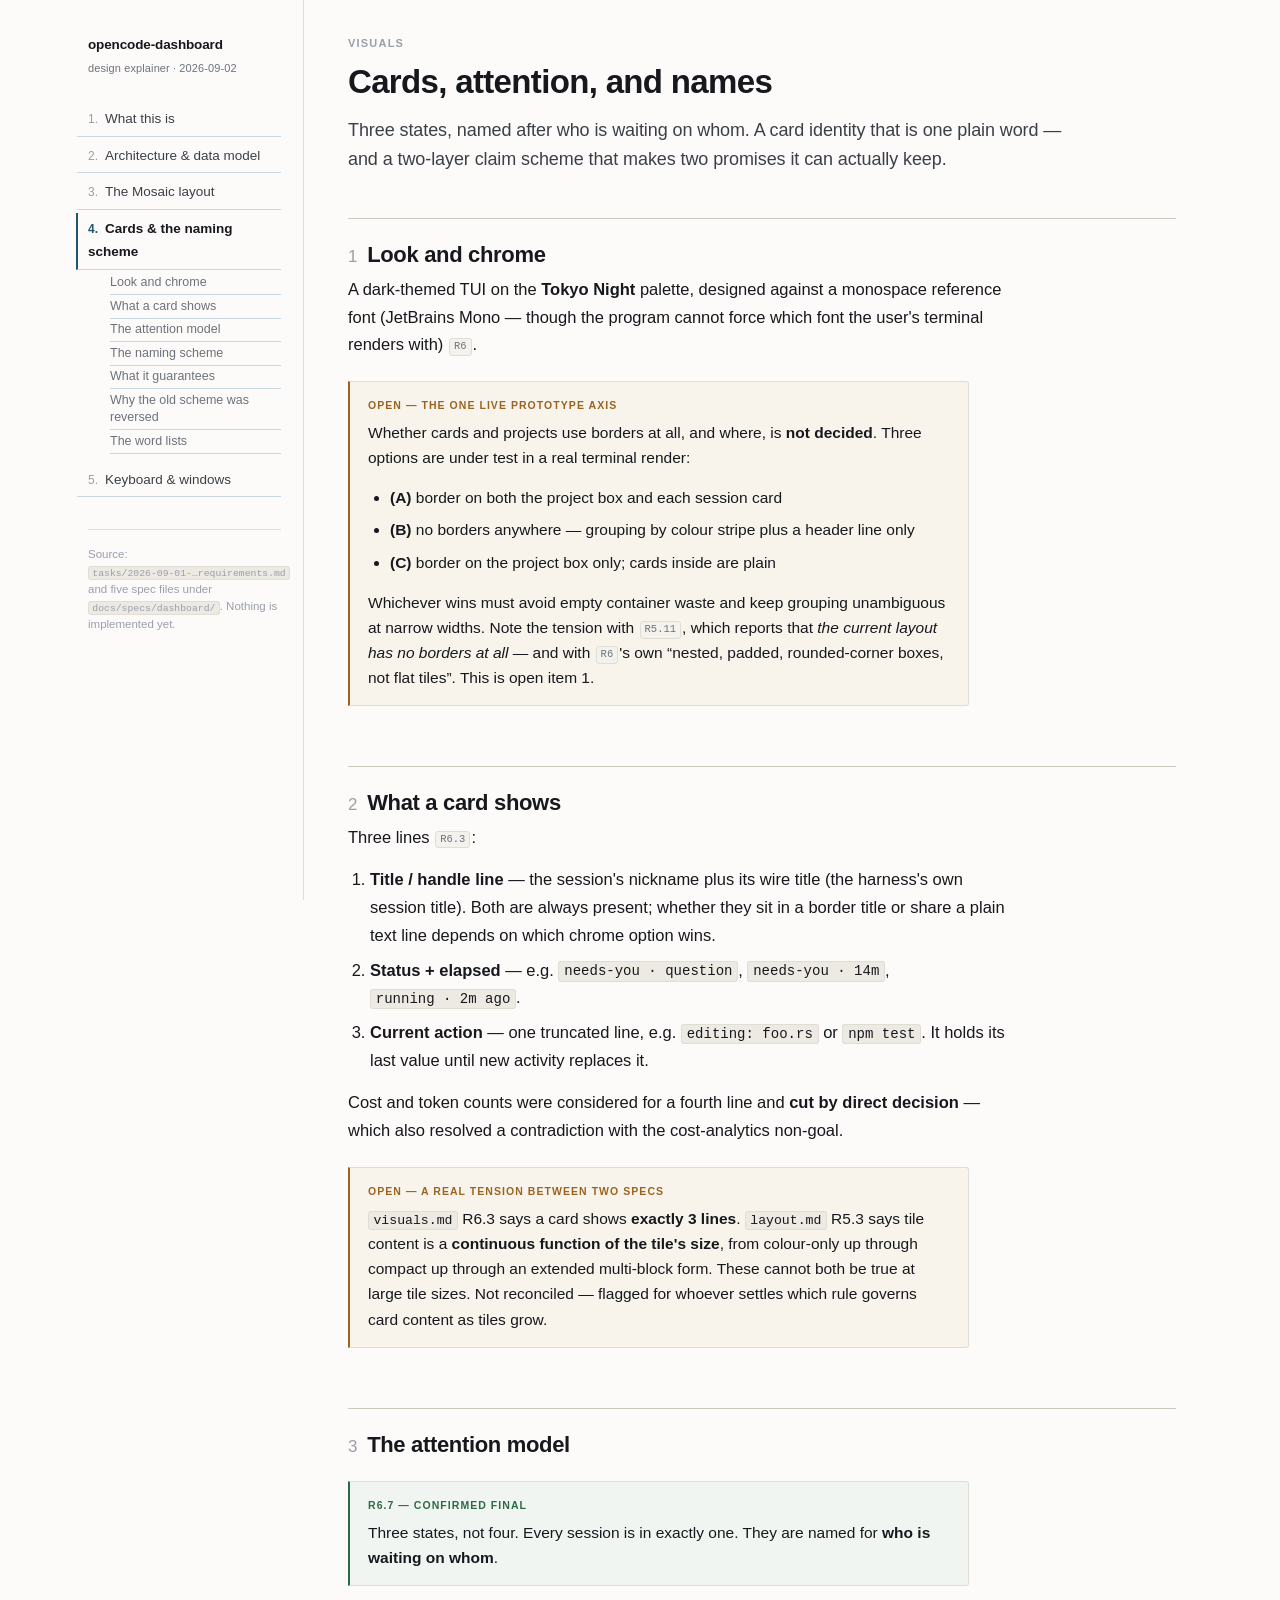
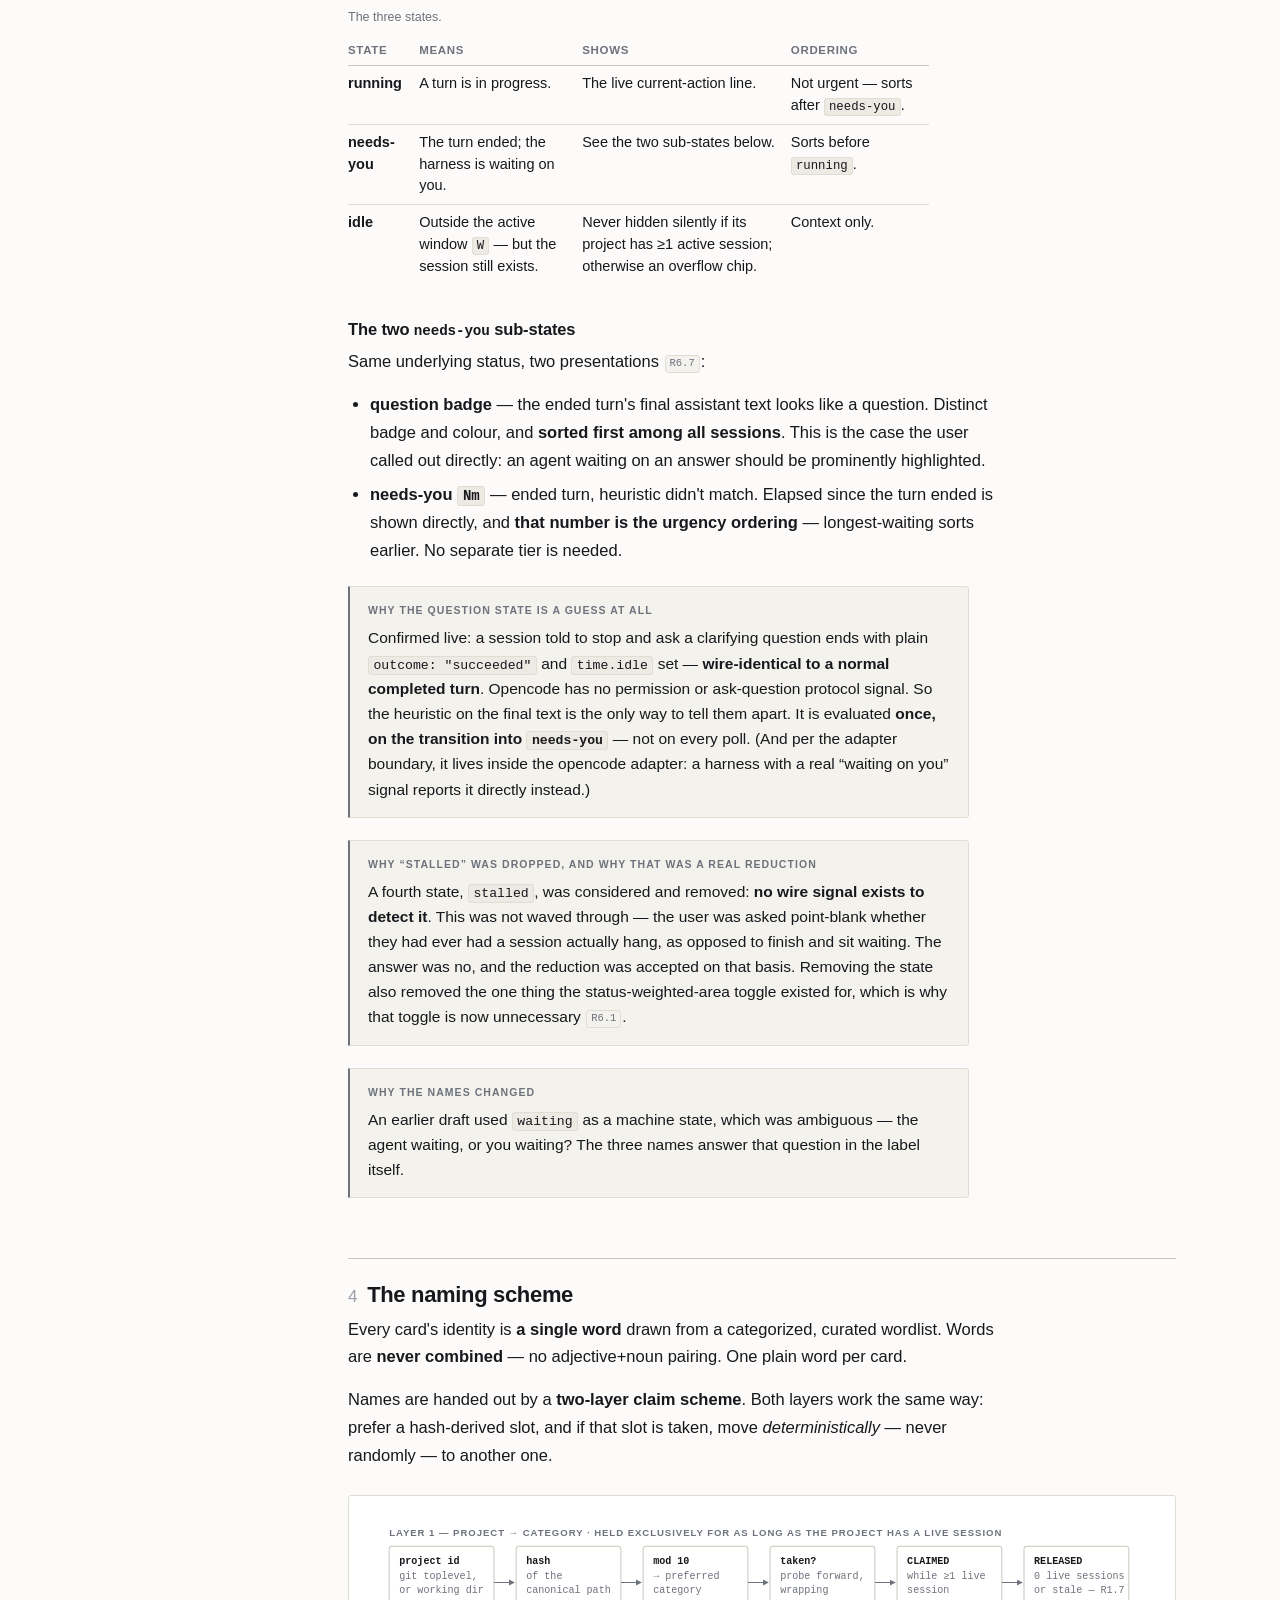
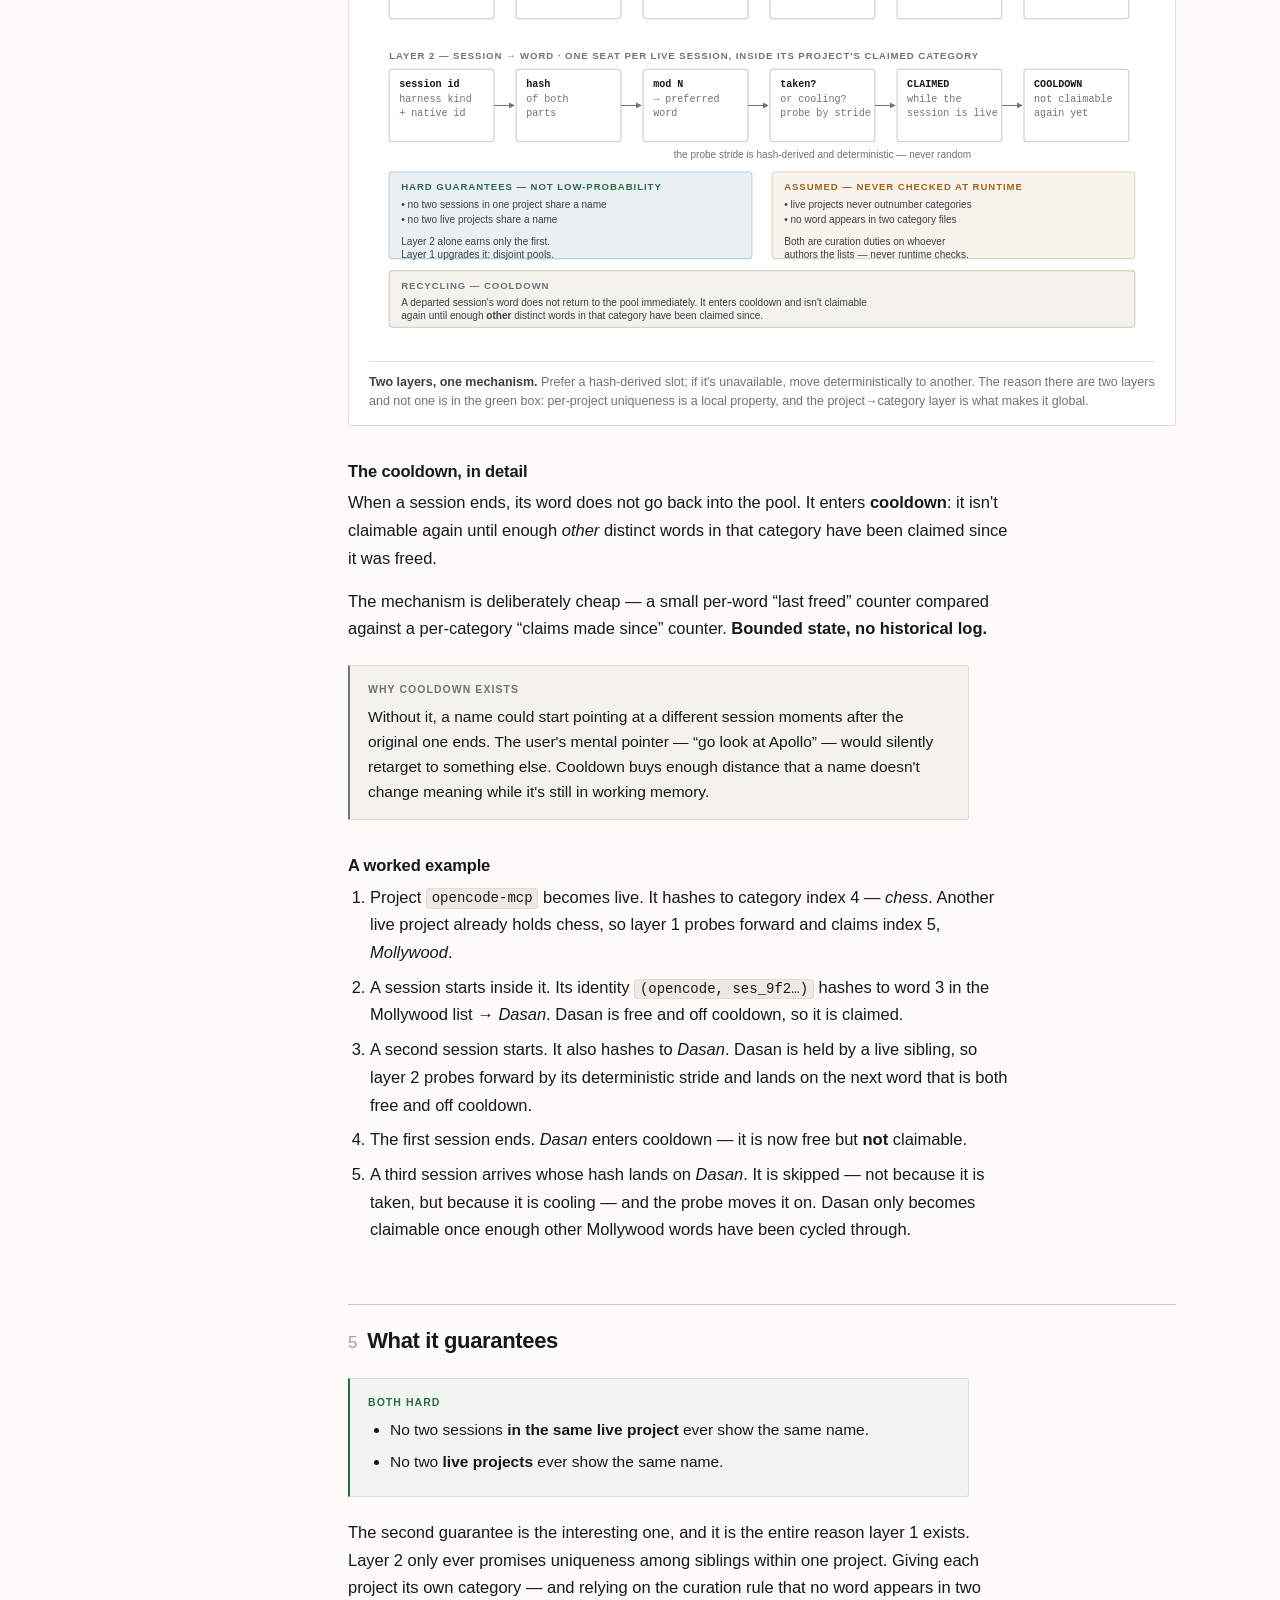
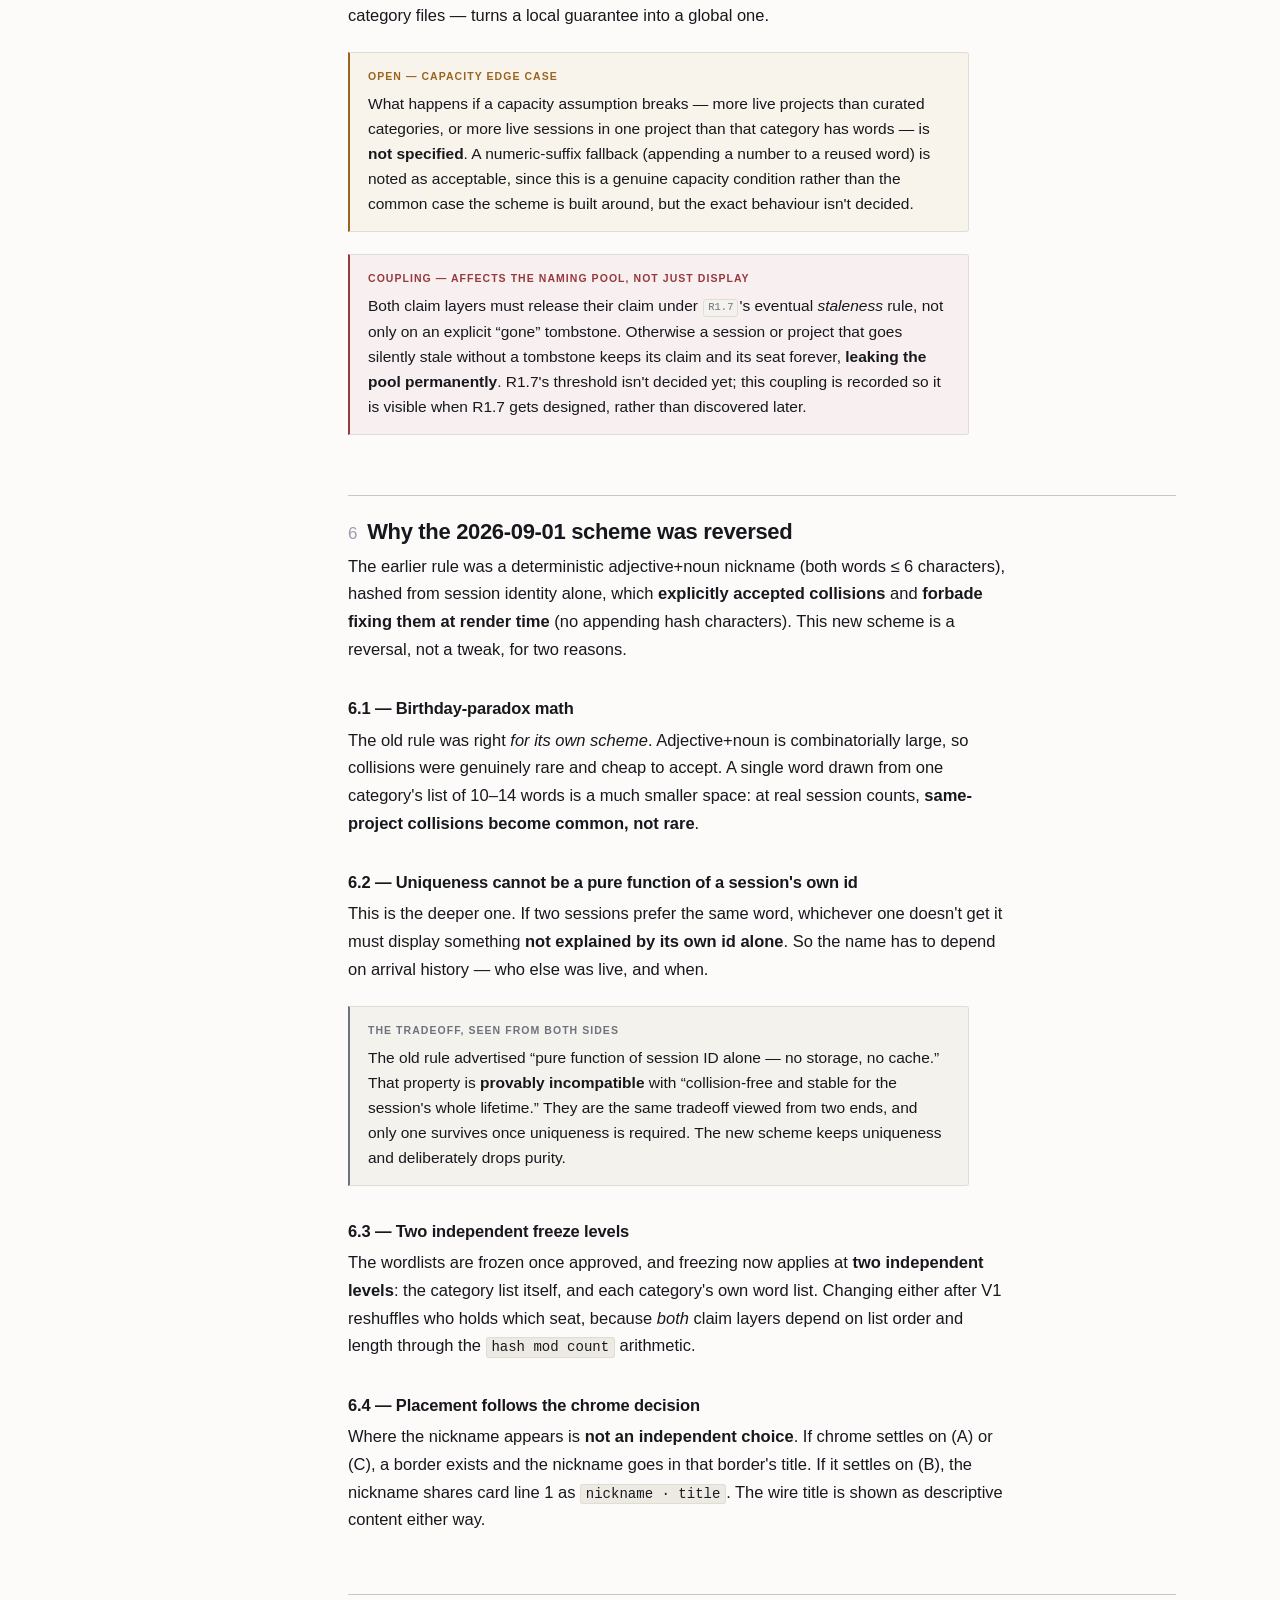
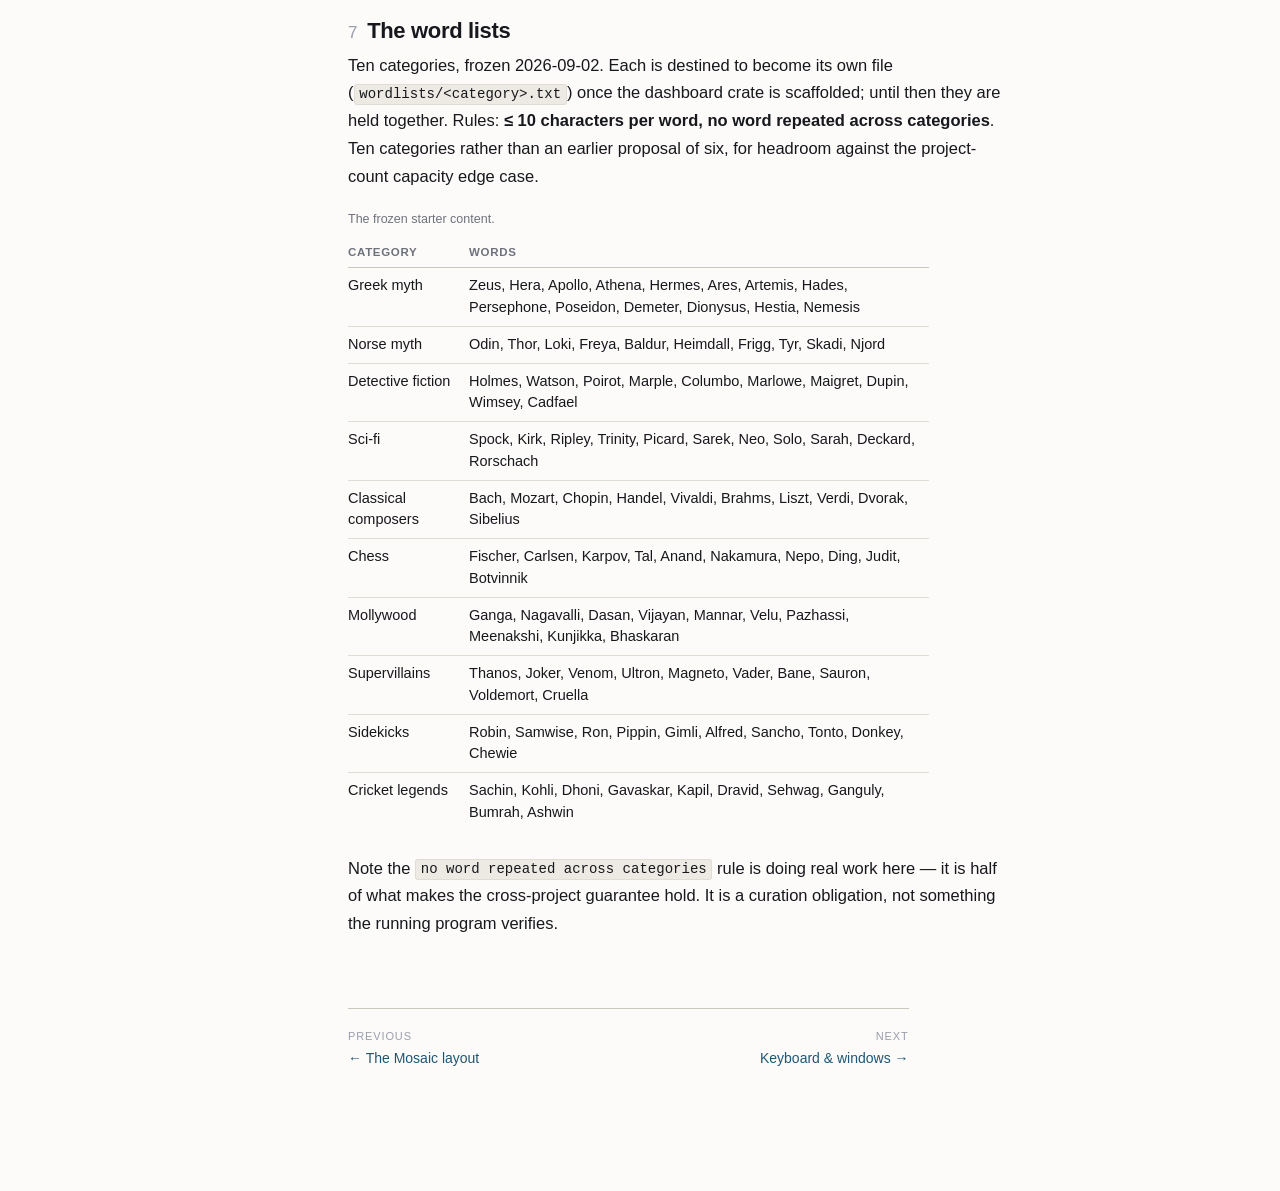
<file: tmp/2026-09-02-dashboard-explainer/visuals.html>
<!DOCTYPE html>
<html lang="en">
<head>
<meta charset="utf-8">
<meta name="viewport" content="width=device-width, initial-scale=1">
<title>Cards &amp; the naming scheme — opencode-dashboard</title>
<link rel="stylesheet" href="style.css">
</head>
<body>
<div class="wrap">

<nav class="toc">
  <p class="brand">opencode-dashboard</p>
  <p class="brand-sub">design explainer · 2026-09-02</p>
  <ol>
    <li><a class="pg" href="index.html">What this is</a></li>
    <li><a class="pg" href="architecture.html">Architecture &amp; data model</a></li>
    <li><a class="pg" href="layout.html">The Mosaic layout</a></li>
    <li aria-current="page"><a class="pg" href="visuals.html">Cards &amp; the naming scheme</a>
      <ul class="sub">
        <li><a href="#look">Look and chrome</a></li>
        <li><a href="#card">What a card shows</a></li>
        <li><a href="#attention">The attention model</a></li>
        <li><a href="#naming">The naming scheme</a></li>
        <li><a href="#guarantees">What it guarantees</a></li>
        <li><a href="#reversal">Why the old scheme was reversed</a></li>
        <li><a href="#words">The word lists</a></li>
      </ul>
    </li>
    <li><a class="pg" href="interactions.html">Keyboard &amp; windows</a></li>
  </ol>
  <p class="foot">Source: <code>tasks/2026-09-01-…requirements.md</code> and five spec files under <code>docs/specs/dashboard/</code>. Nothing is implemented yet.</p>
</nav>

<main>

<p class="eyebrow">Visuals</p>
<h1>Cards, attention, and names</h1>
<p class="standfirst">Three states, named after who is waiting on whom. A card identity that
is one plain word — and a two-layer claim scheme that makes two promises it can actually
keep.</p>

<h2 id="look"><span class="num">1</span>Look and chrome</h2>

<p>A dark-themed TUI on the <strong>Tokyo Night</strong> palette, designed against a
monospace reference font (JetBrains Mono — though the program cannot force which font the
user's terminal renders with) <span class="r">R6</span>.</p>

<div class="box open">
  <span class="lab">Open — the one live prototype axis</span>
  <p>Whether cards and projects use borders at all, and where, is <strong>not
  decided</strong>. Three options are under test in a real terminal render:</p>
  <ul>
    <li><strong>(A)</strong> border on both the project box and each session card</li>
    <li><strong>(B)</strong> no borders anywhere — grouping by colour stripe plus a header
    line only</li>
    <li><strong>(C)</strong> border on the project box only; cards inside are plain</li>
  </ul>
  <p>Whichever wins must avoid empty container waste and keep grouping unambiguous at
  narrow widths. Note the tension with <span class="r">R5.11</span>, which reports that
  <em>the current layout has no borders at all</em> — and with <span class="r">R6</span>'s
  own “nested, padded, rounded-corner boxes, not flat tiles”. This is open item 1.</p>
</div>

<h2 id="card"><span class="num">2</span>What a card shows</h2>

<p>Three lines <span class="r">R6.3</span>:</p>

<ol>
  <li><strong>Title / handle line</strong> — the session's nickname plus its wire title (the
  harness's own session title). Both are always present; whether they sit in a border title
  or share a plain text line depends on which chrome option wins.</li>
  <li><strong>Status + elapsed</strong> — e.g. <code>needs-you · question</code>,
  <code>needs-you · 14m</code>, <code>running · 2m ago</code>.</li>
  <li><strong>Current action</strong> — one truncated line, e.g. <code>editing: foo.rs</code>
  or <code>npm test</code>. It holds its last value until new activity replaces it.</li>
</ol>

<p>Cost and token counts were considered for a fourth line and <strong>cut by direct
decision</strong> — which also resolved a contradiction with the cost-analytics non-goal.</p>

<div class="box open">
  <span class="lab">Open — a real tension between two specs</span>
  <p><code>visuals.md</code> R6.3 says a card shows <strong>exactly 3 lines</strong>.
  <code>layout.md</code> R5.3 says tile content is a <strong>continuous function of the
  tile's size</strong>, from colour-only up through compact up through an extended
  multi-block form. These cannot both be true at large tile sizes. Not reconciled — flagged
  for whoever settles which rule governs card content as tiles grow.</p>
</div>

<h2 id="attention"><span class="num">3</span>The attention model</h2>

<div class="box rule">
  <span class="lab">R6.7 — confirmed final</span>
  <p>Three states, not four. Every session is in exactly one. They are named for
  <strong>who is waiting on whom</strong>.</p>
</div>

<table>
  <caption>The three states.</caption>
  <thead><tr><th>State</th><th>Means</th><th>Shows</th><th>Ordering</th></tr></thead>
  <tbody>
    <tr>
      <td><strong>running</strong></td>
      <td>A turn is in progress.</td>
      <td>The live current-action line.</td>
      <td>Not urgent — sorts after <code>needs-you</code>.</td>
    </tr>
    <tr>
      <td><strong>needs-you</strong></td>
      <td>The turn ended; the harness is waiting on you.</td>
      <td>See the two sub-states below.</td>
      <td>Sorts before <code>running</code>.</td>
    </tr>
    <tr>
      <td><strong>idle</strong></td>
      <td>Outside the active window <code>W</code> — but the session still exists.</td>
      <td>Never hidden silently if its project has ≥1 active session; otherwise an overflow chip.</td>
      <td>Context only.</td>
    </tr>
  </tbody>
</table>

<h3>The two <code>needs-you</code> sub-states</h3>
<p>Same underlying status, two presentations <span class="r">R6.7</span>:</p>
<ul>
  <li><strong>question badge</strong> — the ended turn's final assistant text looks like a
  question. Distinct badge and colour, and <strong>sorted first among all sessions</strong>.
  This is the case the user called out directly: an agent waiting on an answer should be
  prominently highlighted.</li>
  <li><strong>needs-you <code>Nm</code></strong> — ended turn, heuristic didn't match. Elapsed
  since the turn ended is shown directly, and <strong>that number is the urgency
  ordering</strong> — longest-waiting sorts earlier. No separate tier is needed.</li>
</ul>

<div class="box why">
  <span class="lab">Why the question state is a guess at all</span>
  <p>Confirmed live: a session told to stop and ask a clarifying question ends with plain
  <code>outcome: "succeeded"</code> and <code>time.idle</code> set —
  <strong>wire-identical to a normal completed turn</strong>. Opencode has no
  permission or ask-question protocol signal. So the heuristic on the final text is the only
  way to tell them apart. It is evaluated <strong>once, on the transition into
  <code>needs-you</code></strong> — not on every poll. (And per the adapter boundary, it
  lives inside the opencode adapter: a harness with a real “waiting on you” signal reports
  it directly instead.)</p>
</div>

<div class="box why">
  <span class="lab">Why “stalled” was dropped, and why that was a real reduction</span>
  <p>A fourth state, <code>stalled</code>, was considered and removed: <strong>no wire
  signal exists to detect it</strong>. This was not waved through — the user was asked
  point-blank whether they had ever had a session actually hang, as opposed to finish and sit
  waiting. The answer was no, and the reduction was accepted on that basis. Removing the
  state also removed the one thing the status-weighted-area toggle existed for, which is why
  that toggle is now unnecessary <span class="r">R6.1</span>.</p>
</div>

<div class="box why">
  <span class="lab">Why the names changed</span>
  <p>An earlier draft used <code>waiting</code> as a machine state, which was ambiguous —
  the agent waiting, or you waiting? The three names answer that question in the label
  itself.</p>
</div>

<h2 id="naming"><span class="num">4</span>The naming scheme</h2>

<p>Every card's identity is <strong>a single word</strong> drawn from a categorized, curated
wordlist. Words are <strong>never combined</strong> — no adjective+noun pairing. One plain
word per card.</p>

<p>Names are handed out by a <strong>two-layer claim scheme</strong>. Both layers work the
same way: prefer a hash-derived slot, and if that slot is taken, move
<em>deterministically</em> — never randomly — to another one.</p>

<figure>
<svg viewBox="0 0 780 430" role="img" aria-label="Layer one: a project hashes to a preferred category, probing forward if taken, holding it while it has a live session. Layer two: a session hashes to a preferred word inside that category, probing by a deterministic stride if the word is taken or cooling down, and the word enters cooldown when the session ends.">
  <defs>
    <marker id="ah2" viewBox="0 0 8 8" refX="7" refY="4" markerWidth="6" markerHeight="6" orient="auto">
      <path d="M0,0 L8,4 L0,8 z" fill="#6d727c"></path>
    </marker>
  </defs>

  <!-- ============================ LAYER 1 -->
  <text class="d-eyebrow" x="20" y="22">Layer 1 — project → category · held exclusively for as long as the project has a live session</text>

  <g class="d-box">
    <rect x="20"  y="32" width="104" height="72" rx="3"></rect>
    <rect x="146" y="32" width="104" height="72" rx="3"></rect>
    <rect x="272" y="32" width="104" height="72" rx="3"></rect>
    <rect x="398" y="32" width="104" height="72" rx="3"></rect>
    <rect x="524" y="32" width="104" height="72" rx="3"></rect>
    <rect x="650" y="32" width="104" height="72" rx="3"></rect>
  </g>
  <g class="d-key">
    <text x="30"  y="50">project id</text>
    <text x="156" y="50">hash</text>
    <text x="282" y="50">mod 10</text>
    <text x="408" y="50">taken?</text>
    <text x="534" y="50">CLAIMED</text>
    <text x="660" y="50">RELEASED</text>
  </g>
  <g class="d-sub">
    <text x="30"  y="65">git toplevel,</text>  <text x="30"  y="78">or working dir</text>
    <text x="156" y="65">of the</text>          <text x="156" y="78">canonical path</text>
    <text x="282" y="65">→ preferred</text>     <text x="282" y="78">category</text>
    <text x="408" y="65">probe forward,</text>  <text x="408" y="78">wrapping</text>
    <text x="534" y="65">while ≥1 live</text>   <text x="534" y="78">session</text>
    <text x="660" y="65">0 live sessions</text> <text x="660" y="78">or stale — R1.7</text>
  </g>
  <g class="d-arrow" marker-end="url(#ah2)">
    <line x1="124" y1="68" x2="144" y2="68"></line>
    <line x1="250" y1="68" x2="270" y2="68"></line>
    <line x1="376" y1="68" x2="396" y2="68"></line>
    <line x1="502" y1="68" x2="522" y2="68"></line>
    <line x1="628" y1="68" x2="648" y2="68"></line>
  </g>

  <!-- ============================ LAYER 2 -->
  <text class="d-eyebrow" x="20" y="144">Layer 2 — session → word · one seat per live session, inside its project's claimed category</text>

  <g class="d-box">
    <rect x="20"  y="154" width="104" height="72" rx="3"></rect>
    <rect x="146" y="154" width="104" height="72" rx="3"></rect>
    <rect x="272" y="154" width="104" height="72" rx="3"></rect>
    <rect x="398" y="154" width="104" height="72" rx="3"></rect>
    <rect x="524" y="154" width="104" height="72" rx="3"></rect>
    <rect x="650" y="154" width="104" height="72" rx="3"></rect>
  </g>
  <g class="d-key">
    <text x="30"  y="172">session id</text>
    <text x="156" y="172">hash</text>
    <text x="282" y="172">mod N</text>
    <text x="408" y="172">taken?</text>
    <text x="534" y="172">CLAIMED</text>
    <text x="660" y="172">COOLDOWN</text>
  </g>
  <g class="d-sub">
    <text x="30"  y="187">harness kind</text>   <text x="30"  y="200">+ native id</text>
    <text x="156" y="187">of both</text>         <text x="156" y="200">parts</text>
    <text x="282" y="187">→ preferred</text>     <text x="282" y="200">word</text>
    <text x="408" y="187">or cooling?</text>     <text x="408" y="200">probe by stride</text>
    <text x="534" y="187">while the</text>       <text x="534" y="200">session is live</text>
    <text x="660" y="187">not claimable</text>   <text x="660" y="200">again yet</text>
  </g>
  <g class="d-arrow" marker-end="url(#ah2)">
    <line x1="124" y1="190" x2="144" y2="190"></line>
    <line x1="250" y1="190" x2="270" y2="190"></line>
    <line x1="376" y1="190" x2="396" y2="190"></line>
    <line x1="502" y1="190" x2="522" y2="190"></line>
    <line x1="628" y1="190" x2="648" y2="190"></line>
  </g>

  <text class="d-arrow-lbl" x="450" y="242" text-anchor="middle">the probe stride is hash-derived and deterministic — never random</text>

  <!-- ============================ GUARANTEES -->
  <rect class="d-box-key" x="20" y="256" width="360" height="86" rx="3"></rect>
  <text class="d-eyebrow" x="32" y="274" style="fill:#2c6a45">Hard guarantees — not low-probability</text>
  <g class="d-sub-i">
    <text x="32" y="292">• no two sessions in one project share a name</text>
    <text x="32" y="307">• no two live projects share a name</text>
    <text x="32" y="328">Layer 2 alone earns only the first.</text>
    <text x="32" y="341">Layer 1 upgrades it: disjoint pools.</text>
  </g>

  <rect class="d-box-open" x="400" y="256" width="360" height="86" rx="3"></rect>
  <text class="d-eyebrow" x="412" y="274" style="fill:#9a6420">Assumed — never checked at runtime</text>
  <g class="d-sub-i">
    <text x="412" y="292">• live projects never outnumber categories</text>
    <text x="412" y="307">• no word appears in two category files</text>
    <text x="412" y="328">Both are curation duties on whoever</text>
    <text x="412" y="341">authors the lists — never runtime checks.</text>
  </g>

  <!-- ============================ COOLDOWN -->
  <rect class="d-box-soft" x="20" y="354" width="740" height="56" rx="3"></rect>
  <text class="d-eyebrow" x="32" y="372">Recycling — cooldown</text>
  <g class="d-sub-i">
    <text x="32" y="389">A departed session's word does not return to the pool immediately. It enters cooldown and isn't claimable</text>
    <text x="32" y="402">again until enough <tspan font-weight="700">other</tspan> distinct words in that category have been claimed since.</text>
  </g>
</svg>
<figcaption><b>Two layers, one mechanism.</b> Prefer a hash-derived slot; if it's
unavailable, move deterministically to another. The reason there are two layers and not one
is in the green box: per-project uniqueness is a local property, and the project→category
layer is what makes it global.</figcaption>
</figure>

<h3>The cooldown, in detail</h3>
<p>When a session ends, its word does not go back into the pool. It enters
<strong>cooldown</strong>: it isn't claimable again until enough <em>other</em> distinct
words in that category have been claimed since it was freed.</p>

<p>The mechanism is deliberately cheap — a small per-word “last freed” counter compared
against a per-category “claims made since” counter. <strong>Bounded state, no historical
log.</strong></p>

<div class="box why">
  <span class="lab">Why cooldown exists</span>
  <p>Without it, a name could start pointing at a different session moments after the
  original one ends. The user's mental pointer — “go look at Apollo” — would silently
  retarget to something else. Cooldown buys enough distance that a name doesn't change
  meaning while it's still in working memory.</p>
</div>

<h3>A worked example</h3>
<ol>
  <li>Project <code>opencode-mcp</code> becomes live. It hashes to category index 4 —
  <em>chess</em>. Another live project already holds chess, so layer 1 probes forward and
  claims index 5, <em>Mollywood</em>.</li>
  <li>A session starts inside it. Its identity <code>(opencode, ses_9f2…)</code> hashes to
  word 3 in the Mollywood list → <em>Dasan</em>. Dasan is free and off cooldown, so it is
  claimed.</li>
  <li>A second session starts. It also hashes to <em>Dasan</em>. Dasan is held by a live
  sibling, so layer 2 probes forward by its deterministic stride and lands on the next word
  that is both free and off cooldown.</li>
  <li>The first session ends. <em>Dasan</em> enters cooldown — it is now free but
  <strong>not</strong> claimable.</li>
  <li>A third session arrives whose hash lands on <em>Dasan</em>. It is skipped — not
  because it is taken, but because it is cooling — and the probe moves it on. Dasan only
  becomes claimable once enough other Mollywood words have been cycled through.</li>
</ol>

<h2 id="guarantees"><span class="num">5</span>What it guarantees</h2>

<div class="box rule">
  <span class="lab">Both hard</span>
  <ul>
    <li>No two sessions <strong>in the same live project</strong> ever show the same name.</li>
    <li>No two <strong>live projects</strong> ever show the same name.</li>
  </ul>
</div>

<p>The second guarantee is the interesting one, and it is the entire reason layer 1 exists.
Layer 2 only ever promises uniqueness among siblings within one project. Giving each project
its own category — and relying on the curation rule that no word appears in two category
files — turns a local guarantee into a global one.</p>

<div class="box open">
  <span class="lab">Open — capacity edge case</span>
  <p>What happens if a capacity assumption breaks — more live projects than curated
  categories, or more live sessions in one project than that category has words — is
  <strong>not specified</strong>. A numeric-suffix fallback (appending a number to a reused
  word) is noted as acceptable, since this is a genuine capacity condition rather than the
  common case the scheme is built around, but the exact behaviour isn't decided.</p>
</div>

<div class="box gotcha">
  <span class="lab">Coupling — affects the naming pool, not just display</span>
  <p>Both claim layers must release their claim under <span class="r">R1.7</span>'s eventual
  <em>staleness</em> rule, not only on an explicit “gone” tombstone. Otherwise a session or
  project that goes silently stale without a tombstone keeps its claim and its seat forever,
  <strong>leaking the pool permanently</strong>. R1.7's threshold isn't decided yet; this
  coupling is recorded so it is visible when R1.7 gets designed, rather than discovered
  later.</p>
</div>

<h2 id="reversal"><span class="num">6</span>Why the 2026-09-01 scheme was reversed</h2>

<p>The earlier rule was a deterministic adjective+noun nickname (both words ≤ 6 characters),
hashed from session identity alone, which <strong>explicitly accepted collisions</strong>
and <strong>forbade fixing them at render time</strong> (no appending hash characters). This
new scheme is a reversal, not a tweak, for two reasons.</p>

<h3>6.1 — Birthday-paradox math</h3>
<p>The old rule was right <em>for its own scheme</em>. Adjective+noun is combinatorially
large, so collisions were genuinely rare and cheap to accept. A single word drawn from one
category's list of 10–14 words is a much smaller space: at real session counts,
<strong>same-project collisions become common, not rare</strong>.</p>

<h3>6.2 — Uniqueness cannot be a pure function of a session's own id</h3>
<p>This is the deeper one. If two sessions prefer the same word, whichever one doesn't get
it must display something <strong>not explained by its own id alone</strong>. So the name
has to depend on arrival history — who else was live, and when.</p>

<div class="box why">
  <span class="lab">The tradeoff, seen from both sides</span>
  <p>The old rule advertised “pure function of session ID alone — no storage, no cache.”
  That property is <strong>provably incompatible</strong> with “collision-free and stable for
  the session's whole lifetime.” They are the same tradeoff viewed from two ends, and only
  one survives once uniqueness is required. The new scheme keeps uniqueness and
  deliberately drops purity.</p>
</div>

<h3>6.3 — Two independent freeze levels</h3>
<p>The wordlists are frozen once approved, and freezing now applies at
<strong>two independent levels</strong>: the category list itself, and each category's own
word list. Changing either after V1 reshuffles who holds which seat, because
<em>both</em> claim layers depend on list order and length through the
<code>hash mod count</code> arithmetic.</p>

<h3>6.4 — Placement follows the chrome decision</h3>
<p>Where the nickname appears is <strong>not an independent choice</strong>. If chrome
settles on (A) or (C), a border exists and the nickname goes in that border's title. If it
settles on (B), the nickname shares card line 1 as <code>nickname · title</code>. The wire
title is shown as descriptive content either way.</p>

<h2 id="words"><span class="num">7</span>The word lists</h2>

<p>Ten categories, frozen 2026-09-02. Each is destined to become its own file
(<code>wordlists/&lt;category&gt;.txt</code>) once the dashboard crate is scaffolded; until
then they are held together. Rules: <strong>≤ 10 characters per word, no word repeated
across categories</strong>. Ten categories rather than an earlier proposal of six, for
headroom against the project-count capacity edge case.</p>

<table>
  <caption>The frozen starter content.</caption>
  <thead><tr><th>Category</th><th>Words</th></tr></thead>
  <tbody>
    <tr><td>Greek myth</td><td>Zeus, Hera, Apollo, Athena, Hermes, Ares, Artemis, Hades, Persephone, Poseidon, Demeter, Dionysus, Hestia, Nemesis</td></tr>
    <tr><td>Norse myth</td><td>Odin, Thor, Loki, Freya, Baldur, Heimdall, Frigg, Tyr, Skadi, Njord</td></tr>
    <tr><td>Detective fiction</td><td>Holmes, Watson, Poirot, Marple, Columbo, Marlowe, Maigret, Dupin, Wimsey, Cadfael</td></tr>
    <tr><td>Sci-fi</td><td>Spock, Kirk, Ripley, Trinity, Picard, Sarek, Neo, Solo, Sarah, Deckard, Rorschach</td></tr>
    <tr><td>Classical composers</td><td>Bach, Mozart, Chopin, Handel, Vivaldi, Brahms, Liszt, Verdi, Dvorak, Sibelius</td></tr>
    <tr><td>Chess</td><td>Fischer, Carlsen, Karpov, Tal, Anand, Nakamura, Nepo, Ding, Judit, Botvinnik</td></tr>
    <tr><td>Mollywood</td><td>Ganga, Nagavalli, Dasan, Vijayan, Mannar, Velu, Pazhassi, Meenakshi, Kunjikka, Bhaskaran</td></tr>
    <tr><td>Supervillains</td><td>Thanos, Joker, Venom, Ultron, Magneto, Vader, Bane, Sauron, Voldemort, Cruella</td></tr>
    <tr><td>Sidekicks</td><td>Robin, Samwise, Ron, Pippin, Gimli, Alfred, Sancho, Tonto, Donkey, Chewie</td></tr>
    <tr><td>Cricket legends</td><td>Sachin, Kohli, Dhoni, Gavaskar, Kapil, Dravid, Sehwag, Ganguly, Bumrah, Ashwin</td></tr>
  </tbody>
</table>

<p>Note the <code>no word repeated across categories</code> rule is doing real work here —
it is half of what makes the cross-project guarantee hold. It is a curation obligation, not
something the running program verifies.</p>

<div class="pager">
  <a href="layout.html"><span class="lbl">Previous</span>← The Mosaic layout</a>
  <a class="next" href="interactions.html"><span class="lbl">Next</span>Keyboard &amp; windows →</a>
</div>

</main>
</div>
</body>
</html>
</file>
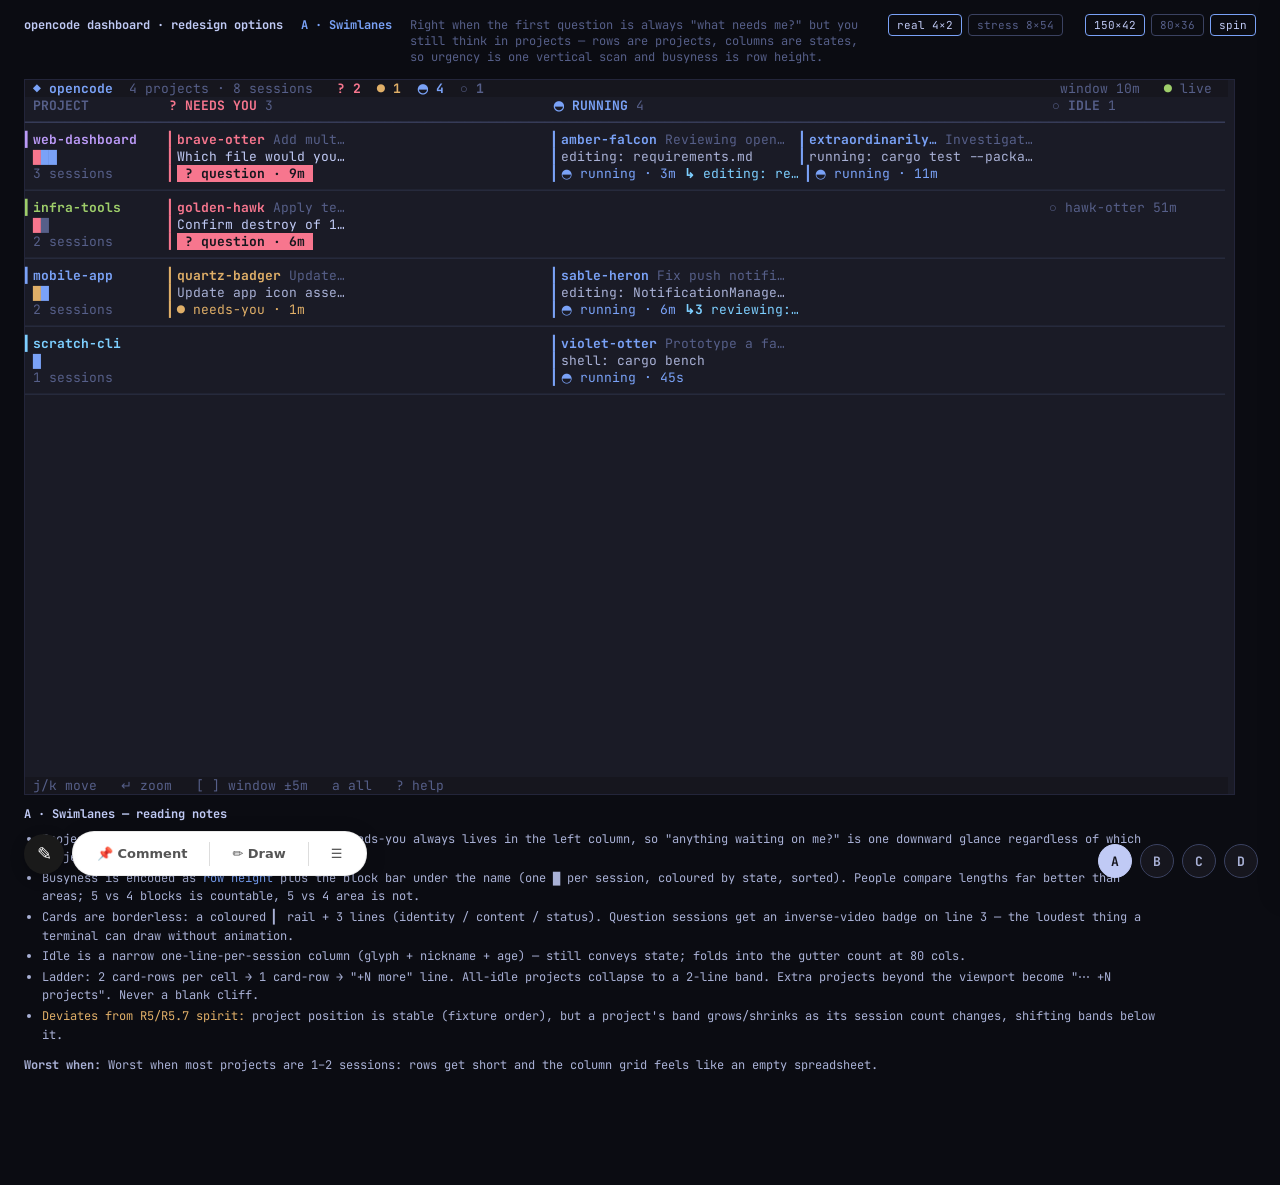
<file: tmp/20260901-prototype-dashboard-layout/redesign-options.html>
<!doctype html>
<html lang="en">
<head>
<meta charset="utf-8">
<title>opencode dashboard — redesign options</title>
<link rel="preconnect" href="https://fonts.googleapis.com">
<link href="https://fonts.googleapis.com/css2?family=JetBrains+Mono:wght@400;700&display=swap" rel="stylesheet">
<style>
  :root { --fg:#c0caf5; --dim:#565f89; --bg:#1a1b26; --bgd:#16161e; --page:#0b0c12; }
  * { box-sizing: border-box; }
  body { margin:0; background:var(--page); color:var(--fg); font-family:'JetBrains Mono', ui-monospace, monospace; }
  .top { display:flex; align-items:baseline; gap:18px; padding:14px 24px 6px; font-size:12px; color:var(--dim); }
  .top .title { color:var(--fg); font-weight:700; }
  .top #optname { color:#7aa2f7; font-weight:700; }
  .top #thesis { flex:1; }
  .ctl { display:flex; gap:6px; }
  .ctl button { font:inherit; font-size:11px; background:transparent; color:var(--dim); border:1px solid #3b4261; border-radius:4px; padding:3px 8px; cursor:pointer; }
  .ctl button.on { color:var(--fg); border-color:#7aa2f7; }
  .stage { padding:8px 24px 0; overflow:auto; }
  .term { display:inline-block; background:var(--bg); font-size:13px; line-height:17px; white-space:pre; border:1px solid #23253a; }
  .term div { height:17px; }
  .term .b { font-weight:700; }
  section { display:none; }
  section.on { display:block; }
  .notes { padding:10px 24px 90px; max-width:1180px; font-size:12px; color:#a9b1d6; line-height:1.55; }
  .notes h3 { margin:0 0 6px; font-size:12px; color:var(--fg); }
  .notes ul { margin:0; padding-left:18px; }
  .notes li { margin:2px 0; }
  .notes .k { color:#7aa2f7; }
  .notes .warn { color:#e0af68; }
  .pills { position:fixed; right:22px; bottom:22px; display:flex; flex-direction:column; align-items:flex-end; gap:8px; z-index:50; }
  .pills .row { display:flex; gap:8px; }
  .pill { width:34px; height:34px; border-radius:50%; border:1px solid #3b4261; background:#16161e; color:#a9b1d6; font:700 13px 'JetBrains Mono', monospace; cursor:pointer; display:flex; align-items:center; justify-content:center; }
  .pill.on { background:#c0caf5; color:#16161e; border-color:#c0caf5; }
  .pill:hover { border-color:#7aa2f7; }
  .panel { display:none; background:#16161e; border:1px solid #3b4261; border-radius:6px; padding:10px 12px; font-size:11px; color:#a9b1d6; width:380px; }
  .pills:hover .panel { display:block; }
  .panel .cur { color:#c0caf5; font-weight:700; margin-bottom:6px; }
  .panel .list div { padding:2px 0; }
  .panel .list b { color:#7aa2f7; display:inline-block; width:18px; }
</style>
</head>
<body>

<div class="top">
  <span class="title">opencode dashboard · redesign options</span>
  <span id="optname"></span>
  <span id="thesis"></span>
  <div class="ctl">
    <button data-scale="real" class="on">real 4×2</button>
    <button data-scale="stress">stress 8×54</button>
    <span style="width:10px"></span>
    <button data-vp="wide" class="on">150×42</button>
    <button data-vp="narrow">80×36</button>
    <button id="spin" class="on">spin</button>
  </div>
</div>

<div class="stage">
  <section id="opt-A" data-screen-label="A — Swimlanes (project rows × state columns)"><div class="term"></div></section>
  <section id="opt-B" data-screen-label="B — Ledger (dense two-column list)"><div class="term"></div></section>
  <section id="opt-C" data-screen-label="C — Mosaic (space-filling colour-field tiles)"><div class="term"></div></section>
  <section id="opt-D" data-screen-label="D — Signal (exception-first)"><div class="term"></div></section>
</div>
<div class="notes" id="notes"></div>

<div class="pills">
  <div class="panel"><div class="cur"></div><div class="list"></div></div>
  <div class="row">
    <div class="pill" data-opt="A">A</div><div class="pill" data-opt="B">B</div>
    <div class="pill" data-opt="C">C</div><div class="pill" data-opt="D">D</div>
  </div>
</div>

<script>
// ───────────────────────── palette (Tokyo Night, 24-bit) ─────────────────────────
const C = { bg:'#1a1b26', bgD:'#16161e', bgH:'#292e42', border:'#3b4261', dim:'#565f89', fg:'#c0caf5', fgD:'#a9b1d6',
  blue:'#7aa2f7', cyan:'#7dcfff', mag:'#bb9af7', red:'#f7768e', orange:'#ff9e64', yellow:'#e0af68', green:'#9ece6a', teal:'#73daca' };
const ACCENT = [C.mag, C.green, C.cyan, C.orange, C.blue, C.teal];
const acc = p => ACCENT[p.hue % ACCENT.length];
// state → colour, glyph, tile background (for the colour-field option)
const ST = {
  q:    { c:C.red,    g:'?', label:'question',  tile:'#3d2230', tfg:C.red },
  need: { c:C.yellow, g:'●', label:'needs-you', tile:'#3a2e1b', tfg:C.yellow },
  run:  { c:C.blue,   g:'◐', label:'running',   tile:'#1f2d52', tfg:C.blue, spin:true },
  idle: { c:C.dim,    g:'○', label:'idle',      tile:'#1e2030', tfg:C.dim },
};
const RANK = { q:0, need:1, run:2, idle:3 };
const SPIN = ['◐','◓','◑','◒'];
const SPARK = '▁▂▃▄▅▆▇█';

// ───────────────────────── fixture (mirrors src/fixture.rs) ─────────────────────────
const FLEET = ['runner-alpha','runner-beta','runner-gamma','runner-delta','runner-epsilon','runner-zeta','runner-eta','runner-theta'];
const fleet = [];
for (let i = 0; i < 22; i++) {
  const n = FLEET[i % FLEET.length];
  if (i % 7 === 0)       fleet.push({ n, t:'Investigate flaky runner shard', s:'need', e:(5+i)+'m', w:5+i });
  else if (i % 11 === 0) fleet.push({ n, t:'Runner pool needs manual approval', s:'q', e:(2+i)+'m', w:2+i, a:'Scale runner pool to 40?' });
  else if (i % 5 === 0)  fleet.push({ n, t:'Retired shard cleanup', s:'idle', e:'30m' });
  else                   fleet.push({ n, t:'Run scheduled fleet health check', s:'run', e:'1m', a:'running: fleet-health-check.sh' });
}
// Real-scale fixture: what the dashboard actually shows most of the time (4 projects, ~2 sessions each, 8 total).
const REAL = [
  { name:'web-dashboard', hue:0, pulse:[2,3,5,7,6,3,1,2,5,7], sessions:[
    { n:'amber-falcon', t:'Reviewing opencode dashboard requirements doc for session card layout', s:'run', e:'3m', a:'editing: requirements.md', sub:[{ n:'cinder-wisp', a:'editing: render.rs' }] },
    { n:'brave-otter', t:'Add multiple code titles with edit support', s:'q', e:'9m', w:9, a:'Which file would you like me to delete?' },
    { n:'extraordinarily-verbose-nickname-case', t:'Investigate why the CI pipeline intermittently fails on the integration test suite for the payments service when run under load on Tuesdays', s:'run', e:'11m', a:'running: cargo test --package payments-integration' },
  ]},
  { name:'infra-tools', hue:1, pulse:[1,1,2,4,3,2,6,7,4,2], sessions:[
    { n:'golden-hawk', t:'Apply terraform destroy for staging, are you sure?', s:'q', e:'6m', w:6, a:'Confirm destroy of 12 resources in staging?' },
    { n:'hawk-otter', t:'Rewrite deploy script', s:'idle', e:'51m' },
  ]},
  { name:'mobile-app', hue:4, pulse:[4,5,3,2,6,7,7,5,3,4], sessions:[
    { n:'sable-heron', t:'Fix push notification token refresh', s:'run', e:'6m', a:'editing: NotificationManager.swift', sub:[
      { n:'pebble-owl', a:'editing: TokenStore.swift' }, { n:'misty-vole', a:'running: xcodebuild test' }, { n:'ashen-crane', a:'reviewing: PushDelegate.swift' } ] },
    { n:'quartz-badger', t:'Update app icon assets', s:'need', e:'1m', w:1 },
  ]},
  { name:'scratch-cli', hue:2, pulse:[0,0,0,0,0,1,3,6,7,7], sessions:[
    { n:'violet-otter', t:'Prototype a faster arg parser', s:'run', e:'45s', a:'shell: cargo bench' },
  ]},
];
// Stress fixture (mirrors src/fixture.rs): 8 projects, 54 sessions. Secondary "must not break badly" check.
const STRESS = [
  { name:'web-dashboard', hue:0, pulse:[2,3,5,7,6,3,1,2,5,7], sessions:[
    { n:'amber-falcon', t:'Reviewing opencode dashboard requirements doc for session card layout', s:'run', e:'3m', a:'editing: requirements.md', sub:[{ n:'cinder-wisp', a:'editing: render.rs' }] },
    { n:'brave-otter', t:'Add multiple code titles with edit support', s:'q', e:'9m', w:9, a:'Which file would you like me to delete?' },
    { n:'extraordinarily-verbose-nickname-case', t:'Investigate why the CI pipeline intermittently fails on the integration test suite for the payments service when run under load on Tuesdays', s:'run', e:'11m', a:'running: cargo test --package payments-integration' },
    { n:'cobalt-wren', t:'Resolve dashboard branch merge conflict', s:'need', e:'22m', w:22 },
    { n:'dusty-lynx', t:'Update footer legend copy', s:'idle', e:'12m' },
  ]},
  { name:'infra-tools', hue:1, pulse:[1,1,2,4,3,2,6,7,4,2], sessions:[
    { n:'silver-marlin', t:'Plan terraform infra changes', s:'run', e:'1m', a:'running: terraform plan' },
    { n:'ember-quail', t:'Rotate staging API keys', s:'need', e:'4m', w:4 },
    { n:'golden-hawk', t:'Apply terraform destroy for staging, are you sure?', s:'q', e:'6m', w:6, a:'Confirm destroy of 12 resources in staging?' },
    { n:'hawk-otter', t:'Rewrite deploy script', s:'idle', e:'51m' },
  ]},
  { name:'scratch-cli', hue:2, pulse:[0,0,0,0,0,1,3,6,7,7], sessions:[
    { n:'violet-otter', t:'Prototype a faster arg parser', s:'run', e:'45s', a:'shell: cargo bench' },
  ]},
  { name:'docs-site', hue:3, pulse:[0,0,0,0,0,0,0,0,0,0], sessions:[
    { n:'quartz-badger', t:'Fix broken anchor links', s:'idle', e:'2h' },
    { n:'copper-hawk', t:'Update install instructions', s:'idle', e:'40m' },
    { n:'marble-finch', t:'Regenerate API reference', s:'idle', e:'3h' },
    { n:'linen-otter', t:'Proofread changelog', s:'idle', e:'18m' },
  ]},
  { name:'mobile-app', hue:4, pulse:[4,5,3,2,6,7,7,5,3,4], sessions:[
    { n:'sable-heron', t:'Fix push notification token refresh', s:'run', e:'6m', a:'editing: NotificationManager.swift', sub:[
      { n:'pebble-owl', a:'editing: TokenStore.swift' }, { n:'misty-vole', a:'running: xcodebuild test' }, { n:'ashen-crane', a:'reviewing: PushDelegate.swift' } ] },
    { n:'quartz-badger', t:'Update app icon assets', s:'need', e:'1m', w:1 },
    { n:'willow-stag', t:'Bump minimum iOS deployment target', s:'q', e:'3m', w:3, a:'OK to drop iOS 15 support?' },
    { n:'flint-osprey', t:'Wire up crash reporting SDK', s:'run', e:'2m', a:'running: pod install' },
    { n:'brass-heron', t:'Localize onboarding screens', s:'idle', e:'35m' },
    { n:'cider-fox', t:'Audit accessibility labels', s:'idle', e:'1h' },
  ]},
  { name:'big-monorepo', hue:5, pulse:[6,7,7,6,7,5,6,7,7,6], sessions:[
    { n:'north-tiger', t:'Refactor build graph', s:'run', e:'1m', a:'running: bazel build //...' },
    { n:'east-lynx', t:'Fix flaky e2e test', s:'run', e:'2m', a:'running: pnpm test:e2e' },
    { n:'south-heron', t:'Upgrade eslint config', s:'run', e:'4m', a:'editing: .eslintrc.js' },
    { n:'west-badger', t:'Bump typescript version', s:'run', e:'5m', a:'running: tsc --noEmit' },
    { n:'cinder-wolf', t:'Split monolith service', s:'q', e:'7m', w:7, a:'Which service owns the billing table?' },
    { n:'moss-otter', t:'Fix CI cache key', s:'need', e:'9m', w:9, sub:[{ n:'quiet-lark', a:'running: cache-key-diff.sh' }] },
    { n:'plum-heron', t:'Add integration test for webhooks', s:'run', e:'3m', a:'editing: webhooks.test.ts' },
    { n:'amber-stag', t:'Clean up dead feature flags', s:'need', e:'16m', w:16 },
    { n:'teal-mole', t:'Rebalance sharded queues', s:'run', e:'8m', a:'shell: kubectl get pods -w' },
    { n:'rust-crane', t:'Archive old migrations', s:'idle', e:'25m' },
    { n:'frost-wren', t:'Tidy up README', s:'idle', e:'50m' },
  ]},
  { name:'ci-fleet-runner', hue:0, pulse:[7,7,6,7,7,7,6,7,7,7], sessions: fleet },
  { name:'tiny-service', hue:2, pulse:[0,0,1,0,0,0,0,0,0,0], sessions:[
    { n:'ivory-crane', t:'Bump lockfile', s:'idle', e:'5m' },
  ]},
];
let DATA = REAL;

// ───────────────────────── character-grid screen (the honest medium) ─────────────────────────
class Screen {
  constructor(w, h) {
    this.w = w; this.h = h; this.c = [];
    for (let y = 0; y < h; y++) { const r = []; for (let x = 0; x < w; x++) r.push({ ch:' ', fg:C.fg, bg:C.bg, b:false, spin:false }); this.c.push(r); }
  }
  put(x, y, s, st = {}) {
    if (y < 0 || y >= this.h || s == null) return;
    const chars = [...String(s)];
    for (let i = 0; i < chars.length; i++) {
      const xx = x + i; if (xx < 0 || xx >= this.w) continue;
      const cell = this.c[y][xx]; cell.ch = chars[i];
      if (st.fg) cell.fg = st.fg; if (st.bg) cell.bg = st.bg; cell.b = !!st.b; cell.spin = !!st.spin;
    }
  }
  fill(x, y, w, h, bg) {
    for (let yy = y; yy < y + h; yy++) for (let xx = x; xx < x + w; xx++) {
      if (yy < 0 || yy >= this.h || xx < 0 || xx >= this.w) continue;
      const cell = this.c[yy][xx]; cell.ch = ' '; cell.bg = bg; cell.b = false; cell.spin = false;
    }
  }
  hline(x, y, w, st, ch = '─') { this.put(x, y, ch.repeat(Math.max(0, w)), st); }
  html() {
    const esc = s => s.replace(/&/g,'&amp;').replace(/</g,'&lt;').replace(/>/g,'&gt;');
    let out = '';
    for (const row of this.c) {
      let line = '', run = null;
      const flush = () => { if (!run) return; line += `<span style="color:${run.fg};background:${run.bg}" class="${run.b?'b':''}${run.spin?' spin':''}">${esc(run.t)}</span>`; };
      for (const cell of row) {
        if (run && run.fg === cell.fg && run.bg === cell.bg && run.b === cell.b && run.spin === cell.spin && !cell.spin) run.t += cell.ch;
        else { flush(); run = { fg:cell.fg, bg:cell.bg, b:cell.b, spin:cell.spin, t:cell.ch }; }
      }
      flush(); out += `<div>${line}</div>`;
    }
    return out;
  }
}
const len = s => [...String(s)].length;
const tr = (s, n) => { s = String(s); if (n <= 0) return ''; if (len(s) <= n) return s; if (n === 1) return '…'; return [...s].slice(0, n - 1).join('') + '…'; };
const padR = (s, n) => { s = tr(s, n); return s + ' '.repeat(Math.max(0, n - len(s))); };
const padL = (s, n) => { s = tr(s, n); return ' '.repeat(Math.max(0, n - len(s))) + s; };
const sorted = ss => [...ss].sort((a, b) => RANK[a.s] - RANK[b.s] || ((b.w || 0) - (a.w || 0)));
const counts = ss => ss.reduce((c, s) => (c[s.s]++, c), { q:0, need:0, run:0, idle:0 });
const statusText = s => ({ q:'question · ', need:'needs-you · ', run:'running · ', idle:'idle · ' })[s.s] + s.e;
const contentOf = s => s.s === 'q' || s.s === 'run' ? s.a : s.t;
const spark = p => p.pulse.map(v => SPARK[Math.max(0, Math.min(7, v))]).join('');
const cntText = (c, sep = ' · ') => [c.q + c.need ? (c.q + c.need) + ' need' : '', c.run ? c.run + ' run' : '', c.idle ? c.idle + ' idle' : ''].filter(Boolean).join(sep);

// puts a status glyph (spinning if running) then text
function glyphText(S, x, y, s, text, st) {
  const d = ST[s.s];
  S.put(x, y, d.g, { fg: st.fg || d.c, bg: st.bg, b: st.b, spin: !!d.spin });
  S.put(x + 2, y, text, st);
}

// shared header / footer, identical across options so only the body is being compared
function chrome(S, W, H) {
  const all = DATA.flatMap(p => p.sessions); const c = counts(all);
  S.fill(0, 0, W, 1, C.bgD); S.fill(0, H - 1, W, 1, C.bgD);
  S.put(1, 0, '◆ opencode', { fg:C.blue, b:true, bg:C.bgD });
  let x = 13;
  const seg = (t, fg, b) => { S.put(x, 0, t, { fg, bg:C.bgD, b }); x += len(t); };
  seg(W < 100 ? `${all.length} sessions  ` : `${DATA.length} projects · ${all.length} sessions   `, C.dim);
  seg(`? ${c.q}`, C.red, true); seg('  ', C.dim); seg(`● ${c.need}`, C.yellow, true); seg('  ', C.dim);
  S.put(x, 0, '◐', { fg:C.blue, bg:C.bgD, b:true, spin:true }); x += 2; seg(`${c.run}`, C.blue, true); seg('  ', C.dim); seg(`○ ${c.idle}`, C.dim, true);
  const right = W < 100 ? '10m ● live ' : 'window 10m   ● live ';
  S.put(W - len(right) - 1, 0, right, { fg:C.dim, bg:C.bgD }); S.put(W - 8, 0, '●', { fg:C.green, bg:C.bgD });
  const keys = ' j/k move   ↵ zoom   [ ] window ±5m   a all   ? help';
  S.put(0, H - 1, tr(keys, W - 1), { fg:C.dim, bg:C.bgD });
}

// 3-line borderless "rail" card: ▎ nick · tail / content / status. Used by A and D.
function railCard(S, x, y, w, s, opts = {}) {
  const d = ST[s.s]; const tw = w - 2;
  for (let i = 0; i < 3; i++) S.put(x, y + i, '▎', { fg:d.c });
  const nick = tr(s.n, Math.min(16, tw));
  S.put(x + 1, y, nick, { fg:d.c, b:true });
  const rest = tw - len(nick) - 1;
  if (rest > 3) {
    const tail = opts.project ? opts.project.name : s.t;
    S.put(x + 2 + len(nick), y, tr(tail, rest), { fg: opts.project ? acc(opts.project) : C.dim });
  }
  S.put(x + 1, y + 1, tr(contentOf(s), tw), { fg: s.s === 'q' ? C.fg : C.fgD });
  if (s.s === 'q') {
    S.put(x + 1, y + 2, tr(' ? ' + statusText(s) + ' ', tw), { fg:C.bgD, bg:C.red, b:true });
  } else {
    let txt = statusText(s);
    glyphText(S, x + 1, y + 2, s, tr(txt, tw - 2), { fg:d.c });
    if (s.sub && s.sub.length && tw - 2 - len(txt) > 6) {
      const sx = x + 3 + len(txt) + 1;
      const tag = s.sub.length > 1 ? `↳${s.sub.length} ` : '↳ ';
      S.put(sx, y + 2, tag, { fg:C.cyan, b:true });
      S.put(sx + len(tag), y + 2, tr(s.sub[s.sub.length - 1].a, x + w - sx - len(tag)), { fg:C.cyan });
    }
  }
}

// ═════════════════════════ A — Swimlanes ═════════════════════════
function layoutA(S, W, H) {
  const narrow = W < 100, top = 1, bottom = H - 1;
  const G = narrow ? 14 : 18, R = W - G, idleW = narrow ? 0 : 22;
  const needW = Math.floor((R - idleW) * 0.44), runW = R - idleW - needW;
  const xN = G, xR = G + needW, xI = xR + runW;
  const all = counts(DATA.flatMap(p => p.sessions));
  let y = top;
  S.put(1, y, 'PROJECT', { fg:C.dim, b:true });
  S.put(xN, y, '? NEEDS YOU', { fg:C.red, b:true }); S.put(xN + 12, y, String(all.q + all.need), { fg:C.dim });
  S.put(xR, y, '◐', { fg:C.blue, b:true, spin:true }); S.put(xR + 2, y, 'RUNNING', { fg:C.blue, b:true }); S.put(xR + 10, y, String(all.run), { fg:C.dim });
  if (!narrow) { S.put(xI, y, '○ IDLE', { fg:C.dim, b:true }); S.put(xI + 7, y, String(all.idle), { fg:C.dim }); }
  y++; S.hline(0, y, W, { fg:C.border }); y++;
  const minCard = 24;
  const perN = Math.max(1, Math.floor(needW / minCard)), perR = Math.max(1, Math.floor(runW / minCard));
  const cardN = Math.floor(needW / perN), cardR = Math.floor(runW / perR);
  const avail = bottom - y;
  const plan = (p, cap) => {
    const ss = sorted(p.sessions);
    const need = ss.filter(s => s.s === 'q' || s.s === 'need'), run = ss.filter(s => s.s === 'run'), idle = ss.filter(s => s.s === 'idle');
    const rowsN = Math.ceil(need.length / perN), rowsR = Math.ceil(run.length / perR);
    const hN = Math.min(rowsN, cap) * 3 + (rowsN > cap ? 1 : 0), hR = Math.min(rowsR, cap) * 3 + (rowsR > cap ? 1 : 0);
    const idleCap = cap * 3; const hI = narrow ? 0 : Math.min(idle.length, idleCap) + (idle.length > idleCap ? 1 : 0);
    const onlyIdle = need.length + run.length === 0;
    const h = onlyIdle ? 2 : Math.max(3, hN, hR, hI);
    return { p, need, run, idle, h, rowsN, rowsR, onlyIdle, cap, over: rowsN > cap || rowsR > cap };
  };
  // per-band cap: start at 1 row, then grow the bands that overflow (needs-you first) while the screen has room
  let bands = DATA.map(p => plan(p, 1));
  const total = () => bands.reduce((a, b) => a + b.h + 1, 0);
  let grew = true;
  while (grew) {
    grew = false;
    const order = bands.map((b, i) => i).filter(i => bands[i].over).sort((i, j) => (bands[j].rowsN - bands[j].cap) - (bands[i].rowsN - bands[i].cap));
    for (const i of order) {
      const trial = plan(bands[i].p, bands[i].cap + 1);
      if (total() - bands[i].h + trial.h <= avail) { bands[i] = trial; grew = true; break; }
    }
  }
  bands.forEach((b, bi) => {
    if (y + b.h > bottom) { const yy = Math.min(y, bottom - 1); S.hline(0, yy, W, { fg:C.bg }, ' '); S.put(1, yy, `⋯ +${bands.length - bi} projects: ${bands.slice(bi).map(x => x.p.name).join(', ')}`, { fg:C.dim }); y = bottom; return; }
    const p = b.p, a = acc(p);
    S.put(0, y, '▍', { fg:a }); S.put(1, y, tr(p.name, G - 2), { fg:a, b:true });
    // composition bar: one block per session, sorted, coloured by state (5 vs 4 is countable)
    const ss = sorted(p.sessions); const maxB = G - 2;
    ss.slice(0, maxB).forEach((s, i) => S.put(1 + i, y + 1, '▇', { fg:ST[s.s].c }));
    if (ss.length > maxB) S.put(G - 1, y + 1, '›', { fg:C.dim });
    if (!b.onlyIdle) S.put(1, y + 2, `${p.sessions.length} sessions`, { fg:C.dim });
    if (b.onlyIdle) {
      S.put(xN, y, `all idle · ${b.idle.length} sessions · last ${b.idle[b.idle.length - 1].e}`, { fg:C.dim });
    } else {
      const cap = b.cap;
      b.need.forEach((s, i) => { const r = Math.floor(i / perN); if (r < cap) railCard(S, xN + (i % perN) * cardN, y + r * 3, cardN - 1, s); });
      if (b.rowsN > cap) S.put(xN + 1, y + cap * 3, `+${b.need.length - cap * perN} more waiting`, { fg:C.yellow });
      b.run.forEach((s, i) => { const r = Math.floor(i / perR); if (r < cap) railCard(S, xR + (i % perR) * cardR, y + r * 3, cardR - 1, s); });
      if (b.rowsR > cap) S.put(xR + 1, y + cap * 3, `+${b.run.length - cap * perR} more running`, { fg:C.blue });
      if (!narrow) {
        const lim = b.idle.length > b.h ? b.h - 1 : b.idle.length;
        b.idle.slice(0, lim).forEach((s, i) => glyphText(S, xI, y + i, s, tr(`${s.n} ${s.e}`, idleW - 3), { fg:C.dim }));
        if (b.idle.length > lim) S.put(xI + 2, y + lim, `+${b.idle.length - lim} idle`, { fg:C.dim });
      } else if (b.idle.length) S.put(1, y + 2, tr(`${p.sessions.length} · ${b.idle.length} idle`, G - 2), { fg:C.dim });
    }
    y += b.h; S.hline(0, y, W, { fg:C.bgH }); y++;
  });
}

// ═════════════════════════ B — Ledger ═════════════════════════
function layoutB(S, W, H) {
  const narrow = W < 100, cols = narrow ? 1 : 2, gap = 3;
  const CW = Math.floor((W - 2 - (cols - 1) * gap) / cols);
  const top = 1, bottom = H - 1, avail = bottom - top;
  const nickW = 14, eW = 4;
  const contentW = CW - 2 - 2 - nickW - 1 - eW - 1;
  function block(p, cap, summaryOnly) {
    const a = acc(p), ss = sorted(p.sessions), c = counts(ss), lines = [];
    lines.push((x, y) => {
      S.put(x, y, '▍', { fg:a }); S.put(x + 1, y, p.name, { fg:a, b:true });
      let bx = x + 2 + len(p.name);
      ss.slice(0, 24).forEach((s, i) => S.put(bx + i, y, '▇', { fg:ST[s.s].c })); bx += Math.min(ss.length, 24);
      if (ss.length > 24) { S.put(bx, y, '›', { fg:C.dim }); bx++; }
      S.put(bx + 1, y, String(ss.length), { fg:C.fg, b:true });
      const sp = spark(p), ct = cntText(c);
      const rightTxt = ct + '  ' + sp;
      if (bx + 4 + len(rightTxt) <= x + CW) { S.put(x + CW - len(rightTxt), y, ct, { fg:C.dim }); S.put(x + CW - len(sp), y, sp, { fg:c.run ? C.blue : C.dim }); }
    });
    if (summaryOnly) return lines;
    const need = ss.filter(s => s.s !== 'run' && s.s !== 'idle'), run = ss.filter(s => s.s === 'run'), idle = ss.filter(s => s.s === 'idle');
    const line = s => (x, y) => {
      const d = ST[s.s];
      glyphText(S, x + 2, y, s, padR(s.n, nickW), { fg: s.s === 'idle' ? C.dim : d.c, b: s.s !== 'idle' });
      const ctext = contentOf(s);
      S.put(x + 4 + nickW + 1, y, tr(ctext, contentW), { fg: s.s === 'q' ? C.fg : s.s === 'idle' ? C.dim : C.fgD });
      S.put(x + CW - eW, y, padL(s.e, eW), { fg: s.s === 'q' ? C.red : C.dim, b: s.s === 'q' });
    };
    const subLine = sb => (x, y) => { S.put(x + 6, y, '↳', { fg:C.cyan, b:true }); S.put(x + 8, y, tr(`${sb.n}  ${sb.a}`, CW - 8), { fg:C.cyan }); };
    let budget = cap, hidR = 0, hidI = 0;
    need.forEach(s => { lines.push(line(s)); (s.sub || []).forEach(sb => lines.push(subLine(sb))); });
    budget -= lines.length - 1;
    run.forEach(s => { const cost = 1 + (s.sub || []).length; if (budget - cost >= (idle.length ? 1 : 0)) { lines.push(line(s)); (s.sub || []).forEach(sb => lines.push(subLine(sb))); budget -= cost; } else hidR++; });
    if (idle.length <= 2 && budget >= idle.length && !hidR) idle.forEach(s => lines.push(line(s)));
    else hidI = idle.length;
    if (hidR || hidI) lines.push((x, y) => S.put(x + 2, y, tr('⋯ ' + [hidR ? `+${hidR} running` : '', hidI ? `+${hidI} idle` : ''].filter(Boolean).join(' · '), CW - 2), { fg:C.dim }));
    return lines;
  }
  // masonry placement (shortest column first, stable fixture order); returns null if a block doesn't fit
  const place = blocks => {
    const colH = new Array(cols).fill(top), out = [];
    for (let i = 0; i < blocks.length; i++) {
      let k = 0; for (let c = 1; c < cols; c++) if (colH[c] < colH[k]) k = c;
      if (colH[k] + blocks[i].length > bottom) return null;
      out.push({ k, y: colH[k] }); colH[k] += blocks[i].length + 1;
    }
    return out;
  };
  // ladder: largest per-project cap (up to 24 lines) that fits → cap 4 → header-only summaries for the tallest projects
  let blocks = null, pos = null; const summary = new Set();
  for (let round = 0; round <= DATA.length && !pos; round++) {
    for (let cap = 24; cap >= 4 && !pos; cap--) { blocks = DATA.map((p, i) => block(p, cap, summary.has(i))); pos = place(blocks); }
    if (!pos) { const tallest = blocks.map((b, i) => [b.length, i]).filter(([, i]) => !summary.has(i)).sort((a, b) => b[0] - a[0])[0]; if (!tallest) break; summary.add(tallest[1]); }
  }
  const hidden = [];
  if (!pos) { pos = []; const colH = new Array(cols).fill(top); blocks.forEach((b, i) => { let k = 0; for (let c = 1; c < cols; c++) if (colH[c] < colH[k]) k = c; if (colH[k] + b.length > bottom) { hidden.push(DATA[i].name); pos.push(null); } else { pos.push({ k, y: colH[k] }); colH[k] += b.length + 1; } }); }
  blocks.forEach((b, i) => {
    if (!pos[i]) return;
    const { k, y } = pos[i], x = 1 + k * (CW + gap);
    if (y > top) S.hline(x, y - 1, CW, { fg:C.bgH });
    b.forEach((fn, j) => fn(x, y + j));
  });
  if (cols > 1) for (let y = top; y < bottom; y++) S.put(1 + CW + 1, y, '│', { fg:C.bgH });
  if (hidden.length) S.put(2, bottom - 1, tr(`⋯ +${hidden.length} projects: ${hidden.join(', ')}`, W - 4), { fg:C.dim });
}

// ═════════════════════════ C — Mosaic ═════════════════════════
function squarify(weights, X, Y, Wd, Ht, keepOrder = false) {
  const idx = weights.map((w, i) => i); if (!keepOrder) idx.sort((a, b) => weights[b] - weights[a]);
  const total = weights.reduce((a, b) => a + b, 0), scale = Wd * Ht / total, out = new Array(weights.length);
  const worst = (row, side) => { const ar = row.map(k => weights[k] * scale); const s = ar.reduce((a, b) => a + b, 0); const s2 = side * side; return Math.max(s2 * Math.max(...ar) / (s * s), (s * s) / (s2 * Math.min(...ar))); };
  let x = X, y = Y, w = Wd, h = Ht, i = 0;
  while (i < idx.length) {
    const side = Math.max(1e-6, Math.min(w, h)); let row = [], best = Infinity, j = i;
    while (j < idx.length) { const cand = [...row, idx[j]]; const wr = worst(cand, side); if (row.length === 0 || wr <= best) { row = cand; best = wr; j++; } else break; }
    const area = row.reduce((a, k) => a + weights[k] * scale, 0);
    if (w >= h) { const cw = area / h; let yy = y; for (const k of row) { const hh = weights[k] * scale / cw; out[k] = { x, y:yy, w:cw, h:hh }; yy += hh; } x += cw; w -= cw; }
    else { const rh = area / w; let xx = x; for (const k of row) { const ww = weights[k] * scale / rh; out[k] = { x:xx, y, w:ww, h:rh }; xx += ww; } y += rh; h -= rh; }
    i = j;
  }
  return out;
}
// cells are ~1:2 (w:h) so squarify in a space where rows count double, then snap to the grid
function squarifyCells(weights, x, y, w, h, keepOrder = false) {
  return squarify(weights, x, y * 2, w, h * 2, keepOrder).map(r => {
    const rx = Math.round(r.x), ry = Math.round(r.y / 2);
    return { x:rx, y:ry, w:Math.round(r.x + r.w) - rx, h:Math.round((r.y + r.h) / 2) - ry };
  });
}
function layoutC(S, W, H) {
  const top = 1, bottom = H - 1;
  S.fill(0, top, W, bottom - top, C.bgD);
  // keepOrder: projects tile in first-appearance order, never re-sorted by weight (R5.7 stable slots)
  const rects = squarifyCells(DATA.map(p => p.sessions.length), 0, top, W, bottom - top, true);
  DATA.forEach((p, i) => {
    const r = rects[i]; const a = acc(p);
    const w = r.w - 1, h = r.h - 1; if (w < 3 || h < 1) return;
    S.fill(r.x, r.y, w, h, C.bg);
    const tag = ' ' + tr(p.name, w - 2) + ' ';
    S.put(r.x, r.y, tag, { fg:C.bgD, bg:a, b:true });
    if (w > len(tag) + 3) S.put(r.x + len(tag) + 1, r.y, String(p.sessions.length), { fg:C.dim, b:true });
    if (h < 2) return;
    const wt = p.sessions.map(s => ({ q:4, need:3, run:2, idle:1 })[s.s] + (s.sub ? s.sub.length * 0.5 : 0));
    const tiles = squarifyCells(wt, r.x, r.y + 1, w, h - 1);
    p.sessions.forEach((s, k) => tile(S, tiles[k], s));
  });
  function tile(S, t, s) {
    const d = ST[s.s]; const tw = t.w > 1 ? t.w - 1 : t.w, th = t.h > 1 ? t.h - 1 : t.h;
    if (tw < 1 || th < 1) return;
    S.fill(t.x, t.y, tw, th, d.tile);
    const fg = d.tfg, bg = d.tile, body = s.s === 'q' ? C.fg : C.fgD, x = t.x + 1, iw = tw - 2;
    if (iw < 1) { if (tw >= 1) S.put(t.x, t.y, d.g, { fg, bg, spin: !!d.spin }); return; }
    if (tw < 3) return; // colour sliver only
    const status = (xx, yy, w) => s.s === 'q' ? S.put(xx, yy, tr(' ? ' + statusText(s) + ' ', w), { fg:C.bgD, bg:C.red, b:true }) : S.put(xx, yy, tr(statusText(s), w), { fg, bg });
    if (th >= 3 && iw >= 12) {
      glyphText(S, x, t.y, s, tr(s.n, iw - 2), { fg, bg, b:true });
      S.put(x, t.y + 1, tr(contentOf(s), iw), { fg:body, bg });
      status(x, t.y + 2, iw);
      let ly = t.y + 3;
      // taller tiles earn more lines: subagents, then the wire title, then a blank rhythm line
      if (s.sub && s.sub.length) for (const sb of (th - 3 >= s.sub.length + 1 ? s.sub : s.sub.slice(-1))) { if (ly < t.y + th) S.put(x, ly++, tr(`↳ ${sb.n} ${sb.a}`, iw), { fg:C.cyan, bg }); }
      if (ly < t.y + th && (s.s === 'q' || s.s === 'run')) { if (ly < t.y + th - 1) ly++; S.put(x, ly++, tr(s.t, iw), { fg:C.dim, bg }); }
    } else if (th >= 2 && iw >= 8) {
      glyphText(S, x, t.y, s, tr(s.n, iw - 2), { fg, bg, b:true });
      status(x, t.y + 1, iw);
    } else if (iw >= 10) {
      glyphText(S, x, t.y, s, tr(`${s.n} · ${s.e}`, iw - 2), { fg, bg, b:true });
    } else if (iw >= 4) {
      glyphText(S, x, t.y, s, tr(s.e, iw - 2), { fg, bg, b:true });
    } else {
      S.put(x, t.y, d.g, { fg, bg, spin: !!d.spin });
    }
  }
}

// ═════════════════════════ D — Signal ═════════════════════════
function layoutD(S, W, H) {
  const narrow = W < 100, top = 1, bottom = H - 1;
  const allS = DATA.flatMap(p => p.sessions.map(s => ({ ...s, p }))), c = counts(allS);
  const need = sorted(allS).filter(s => s.s === 'q' || s.s === 'need'), run = sorted(allS).filter(s => s.s === 'run');
  let y = top;
  const zone = (title, n, color) => { S.put(1, y, '▍', { fg:color }); S.put(2, y, title, { fg:color, b:true }); S.put(3 + len(title), y, String(n), { fg:C.dim }); S.hline(5 + len(title) + len(String(n)), y, W - 6 - len(title) - len(String(n)), { fg:C.bgH }); y++; };
  // zone 1 — needs you
  zone('NEEDS YOU', need.length, C.red);
  const cardW = narrow ? Math.floor((W - 2) / 2) : 30, per = Math.max(1, Math.floor((W - 2) / cardW));
  const projLines = DATA.length + 1, runCap = 99;
  const spaceForCards = bottom - y - 2 - projLines - 2 - Math.min(run.length, 4);
  const capRows = Math.max(1, Math.min(Math.ceil(need.length / per), Math.floor(spaceForCards / 3)));
  need.forEach((s, i) => { const r = Math.floor(i / per); if (r < capRows) railCard(S, 1 + (i % per) * cardW, y + r * 3, cardW - 1, s, { project:s.p }); });
  y += capRows * 3;
  if (need.length > capRows * per) { S.put(2, y, `+${need.length - capRows * per} more waiting on you`, { fg:C.yellow }); y++; }
  y++;
  // zone 2 — running, one line each, two columns
  zone('RUNNING', run.length, C.blue);
  const rcols = narrow ? 1 : 2, RW = Math.floor((W - 2) / rcols);
  const rowsAvail = Math.max(1, Math.min(runCap, bottom - y - projLines - 2));
  const shown = Math.min(run.length, rowsAvail * rcols);
  for (let i = 0; i < shown; i++) {
    const s = run[i], x = 1 + Math.floor(i / rowsAvail) * RW, yy = y + (i % rowsAvail);
    glyphText(S, x + 1, yy, s, padR(s.n, 14), { fg:C.blue, b:true });
    S.put(x + 18, yy, padR(s.p.name, 14), { fg:acc(s.p) });
    const subTag = s.sub && s.sub.length ? ` ↳${s.sub.length}` : '';
    const aw = RW - 18 - 15 - 5 - len(subTag);
    S.put(x + 33, yy, tr(s.a, aw), { fg:C.fgD });
    if (subTag) S.put(x + 33 + Math.min(len(s.a), aw), yy, subTag, { fg:C.cyan, b:true });
    S.put(x + RW - 5, yy, padL(s.e, 4), { fg:C.dim });
  }
  y += Math.min(shown, rowsAvail);
  if (run.length > shown) { S.put(2, y, `⋯ +${run.length - shown} more running`, { fg:C.dim }); y++; }
  y++;
  // zone 3 — projects index: one line each, every session is a glyph
  zone('PROJECTS', DATA.length, C.mag);
  const nameW = 16;
  DATA.forEach(p => {
    if (y >= bottom) return;
    const ss = sorted(p.sessions), pc = counts(ss), a = acc(p);
    S.put(1, y, '▍', { fg:a }); S.put(2, y, padR(p.name, nameW), { fg:a, b:true });
    let x = 3 + nameW; const maxG = narrow ? 12 : 24;
    ss.slice(0, maxG).forEach((s, i) => S.put(x + i, y, ST[s.s].g, { fg:ST[s.s].c, b: s.s === 'q', spin: !!ST[s.s].spin }));
    if (ss.length > maxG) S.put(x + maxG, y, '›', { fg:C.dim });
    x += maxG + 2;
    S.put(x, y, padL(String(ss.length), 2), { fg:C.fg, b:true }); x += 4;
    S.put(x, y, spark(p), { fg: pc.run ? C.blue : C.dim }); x += 12;
    S.put(x, y, tr(cntText(pc), W - x - 1), { fg:C.dim });
    y++;
  });
}

// ───────────────────────── option registry, notes, switcher ─────────────────────────
const OPTS = {
  A: { name:'Swimlanes', fn:layoutA, thesis:'Right when the first question is always "what needs me?" but you still think in projects — rows are projects, columns are states, so urgency is one vertical scan and busyness is row height.', worst:'Worst when most projects are 1–2 sessions: rows get short and the column grid feels like an empty spreadsheet.',
    notes:[ 'Project = horizontal band, state = column. Needs-you always lives in the left column, so "anything waiting on me?" is one downward glance regardless of which project it belongs to.',
      'Busyness is encoded as <span class="k">row height</span> plus the block bar under the name (one ▇ per session, coloured by state, sorted). People compare lengths far better than areas; 5 vs 4 blocks is countable, 5 vs 4 area is not.',
      'Cards are borderless: a coloured ▎ rail + 3 lines (identity / content / status). Question sessions get an inverse-video badge on line 3 — the loudest thing a terminal can draw without animation.',
      'Idle is a narrow one-line-per-session column (glyph + nickname + age) — still conveys state; folds into the gutter count at 80 cols.',
      'Ladder: 2 card-rows per cell → 1 card-row → "+N more" line. All-idle projects collapse to a 2-line band. Extra projects beyond the viewport become "⋯ +N projects". Never a blank cliff.',
      '<span class="warn">Deviates from R5/R5.7 spirit:</span> project position is stable (fixture order), but a project\'s band grows/shrinks as its session count changes, shifting bands below it.' ] },
  B: { name:'Ledger', fn:layoutB, thesis:'Right when you want maximum density and a terminal-native feel: one line per session, project header carries the composition bar, two newspaper columns. Reads like htop/k9s, not like a web dashboard.', worst:'Worst when you want to *see* "how much is going on" as shape — it is a list; busyness is a bar length in a header line, not a big box.',
    notes:[ 'One line per session: glyph · nickname · content (question / action / title) · age. A collapsed session is still a complete sentence about its state — no truncated-nickname-and-nothing.',
      'Project header = accent rail + name + <span class="k">composition bar</span> (one ▇ per session) + count + right-aligned status counts + a 10-minute activity sparkline (SSE tool-events per minute, cheap to keep client-side).',
      'Subagents are indented ↳ children in cyan under their parent — the hierarchy reads without any extra chrome.',
      'Two columns filled masonry-style (shortest column first, fixture order kept) so no column ends with a big blank.',
      'Ladder: 10 lines/project → 4 → header-only summary for the tallest projects → "⋯ +N projects". Every step still shows the bar and counts.',
      'Try 80×36: this is the direction that survives narrow terminals best (single column, same lines).' ] },
  C: { name:'Mosaic', fn:layoutC, thesis:'Right when you want the WinDirStat gestalt: every cell of the screen belongs to something, project area ∝ session count, every session is a colour-field tile whose colour IS its state — readable from across the room.', worst:'Worst for stable placement (treemaps re-tile when counts change) and for colour-blind users; tiny tiles carry state only via colour + glyph.',
    notes:[ 'Two-level squarified treemap done in cell space (rows counted double so tiles come out visually square). Project area ∝ session count as in the brief; session tile area is state-weighted (question 4 · needs-you 3 · running 2 · idle 1, +½ per subagent) so what matters is physically bigger.',
      '<span class="k">No borders at all.</span> Grouping is the 1-cell dark gutter between tiles and the accent-coloured project tag. Border cost (the thing that killed cards at 80 cols) is gone.',
      'State is the tile <span class="k">background</span>: solid red with dark text for questions, dark amber for needs-you, dark blue for running, near-bg for idle. A tile too small for words is still a legible colour block — the 1-line-card problem disappears by construction.',
      'Text ladder inside a tile: 3–4 lines → 2 lines → "nick · age" → age → glyph. Continuous, no cliff.',
      'The 22-session fleet project is the honest test: it takes ~40% of the screen and its tiles drop to 1–2 lines. That IS the proportionality signal the current build failed to show.',
      '<span class="warn">Costs:</span> re-tiling on every count change fights R5.7 (stable slots) — would need a damped/sticky layout; heavy colour fill is a taste call some people find loud.' ] },
  D: { name:'Signal', fn:layoutD, thesis:'Right when most sessions are ignorable and only exceptions matter: needs-you gets the stage, running is a compact stream, projects are a one-line index each. The screen stays calm; nothing you can\'t act on takes space.', worst:'Worst when you want per-project context for running work — running lines are sorted globally, not grouped, and project boxes do not exist.',
    notes:[ 'Three zones by urgency. Zone 1 is the only place with 3-line cards, and only needs-you sessions get them (project name shown in accent on line 1 instead of a box).',
      'Zone 2: running sessions as one-liners in two columns with project tag, action, ↳N subagent count, age — the "what is everybody doing" stream.',
      'Zone 3: <span class="k">project index</span>, one line each: every session is one glyph (? ● ◐ ○) in its colour, sorted, so 5 vs 4 is literally 5 vs 4 characters; plus count, activity sparkline, and status counts.',
      'The running glyph spins (◐◓◑◒, one frame per 250 ms tick) everywhere it appears — a legit terminal animation that makes the screen read as alive.',
      'Ladder: needs-you rows capped by available height → "+N more waiting"; running capped → "⋯ +N"; project index is always fully shown (it is the floor of the degrade order).',
      '<span class="warn">Breaks R7 "project-grouped"</span> for the top two zones on purpose — that is the thesis, not an oversight.' ] },
};
const VP = { wide:[150, 42], narrow:[80, 36] };
let vp = 'wide', cur = 'A', spinOn = true, frame = 0;

function render() {
  const [W, H] = VP[vp];
  for (const k of Object.keys(OPTS)) {
    const S = new Screen(W, H); chrome(S, W, H); OPTS[k].fn(S, W, H);
    document.querySelector(`#opt-${k} .term`).innerHTML = S.html();
  }
  tick();
}
function show(k) {
  cur = k;
  document.querySelectorAll('section').forEach(s => s.classList.toggle('on', s.id === 'opt-' + k));
  document.querySelectorAll('.pill').forEach(p => p.classList.toggle('on', p.dataset.opt === k));
  document.getElementById('optname').textContent = `${k} · ${OPTS[k].name}`;
  document.getElementById('thesis').textContent = OPTS[k].thesis;
  document.querySelector('.panel .cur').textContent = `${k} — ${OPTS[k].name}: ${OPTS[k].thesis}`;
  document.getElementById('notes').innerHTML = `<h3>${k} · ${OPTS[k].name} — reading notes</h3><ul>${OPTS[k].notes.map(n => `<li>${n}</li>`).join('')}</ul><p><b>Worst when:</b> ${OPTS[k].worst}</p>`;
}
function tick() {
  const g = spinOn ? SPIN[frame % SPIN.length] : SPIN[0];
  document.querySelectorAll('.spin').forEach(el => { el.textContent = g.repeat(len(el.textContent)); });
}
setInterval(() => { frame++; if (spinOn) tick(); }, 250);
document.querySelectorAll('.pill').forEach(p => p.addEventListener('click', () => show(p.dataset.opt)));
document.querySelector('.panel .list').innerHTML = Object.entries(OPTS).map(([k, o]) => `<div><b>${k}</b>${o.name}</div>`).join('');
document.querySelectorAll('.ctl [data-vp]').forEach(b => b.addEventListener('click', () => { vp = b.dataset.vp; document.querySelectorAll('.ctl [data-vp]').forEach(x => x.classList.toggle('on', x === b)); render(); }));
document.querySelectorAll('.ctl [data-scale]').forEach(b => b.addEventListener('click', () => { DATA = b.dataset.scale === 'real' ? REAL : STRESS; document.querySelectorAll('.ctl [data-scale]').forEach(x => x.classList.toggle('on', x === b)); render(); }));
document.getElementById('spin').addEventListener('click', e => { spinOn = !spinOn; e.target.classList.toggle('on', spinOn); tick(); });
document.addEventListener('keydown', e => { const k = e.key.toUpperCase(); if (OPTS[k]) show(k); });
render(); show('A');
</script>
<script src="review-overlay.js"></script>
</body>
</html>
</file>
<file: tmp/2026-09-02-dashboard-explainer/style.css>
/* opencode-dashboard — design explainer
   Static stylesheet. No framework, no CDN, no JS, no build step. */

:root {
  --sans: -apple-system, BlinkMacSystemFont, "Segoe UI", Inter, Roboto, Helvetica, Arial, sans-serif;
  --mono: ui-monospace, "JetBrains Mono", "SF Mono", SFMono-Regular, Menlo, Consolas, "Liberation Mono", monospace;

  --ink:     #17181d;
  --ink-2:   #3b3f47;
  --ink-3:   #6d727c;
  --ink-4:   #9a9ead;

  --paper:   #fcfbf9;
  --paper-2: #f4f2ed;
  --paper-3: #edeae3;

  --rule:    #e0ddd5;
  --rule-2:  #cbc7bd;

  --accent:  #1f5673;
  --accent-soft: #eaf0f4;

  --open:    #9a6420;
  --strong:  #2c6a45;
  --gotcha:  #96393c;

  /* Tokyo Night — used for the (illustrative) terminal mockups only */
  --tn-bg:      #1a1b26;
  --tn-bg-2:    #15161e;
  --tn-row:     #1e2030;
  --tn-fg:      #c0caf5;
  --tn-dim:     #565f89;
  --tn-blue:    #7aa2f7;
  --tn-yellow:  #e0af68;
  --tn-red:     #f7768e;
  --tn-green:   #9ece6a;
  --tn-cyan:    #7dcfff;
  --tn-orange:  #ff9e64;
  --tn-magenta: #bb9af7;
}

* { box-sizing: border-box; }

html { -webkit-text-size-adjust: 100%; scroll-behavior: smooth; }

body {
  margin: 0;
  background: var(--paper);
  color: var(--ink);
  font-family: var(--sans);
  font-size: 16.5px;
  line-height: 1.68;
  -webkit-font-smoothing: antialiased;
}

/* ---------------------------------------------------------------- shell */

.wrap {
  display: grid;
  grid-template-columns: 244px minmax(0, 1fr);
  max-width: 1160px;
  margin: 0 auto;
}

/* ------------------------------------------------------------------ nav */

nav.toc {
  position: sticky;
  top: 0;
  align-self: start;
  height: 100vh;
  overflow-y: auto;
  padding: 34px 22px 60px 28px;
  border-right: 1px solid var(--rule);
}

nav.toc .brand {
  font-size: 13.5px;
  font-weight: 650;
  letter-spacing: -0.01em;
  margin: 0 0 2px;
}
nav.toc .brand-sub {
  font-size: 11px;
  color: var(--ink-3);
  margin: 0 0 26px;
  letter-spacing: 0.01em;
}

nav.toc ol { list-style: none; margin: 0; padding: 0; counter-reset: pg; }
nav.toc ol > li { counter-increment: pg; margin: 0 0 3px; }

nav.toc .pg {
  display: block;
  font-size: 13.5px;
  color: var(--ink-2);
  text-decoration: none;
  padding: 5px 8px 5px 0;
  border-left: 2px solid transparent;
  padding-left: 10px;
  margin-left: -12px;
}
nav.toc .pg::before {
  content: counter(pg) ".";
  color: var(--ink-4);
  font-variant-numeric: tabular-nums;
  margin-right: 7px;
  font-size: 12px;
}
nav.toc .pg:hover { color: var(--accent); }
nav.toc li[aria-current] > .pg {
  color: var(--ink);
  font-weight: 620;
  border-left-color: var(--accent);
}
nav.toc li[aria-current] > .pg::before { color: var(--accent); }

nav.toc .sub { list-style: none; margin: 2px 0 10px; padding: 0 0 0 22px; }
nav.toc .sub li { margin: 0; }
nav.toc .sub a {
  display: block;
  font-size: 12.5px;
  color: var(--ink-3);
  text-decoration: none;
  padding: 2.5px 0;
  line-height: 1.4;
}
nav.toc .sub a:hover { color: var(--accent); }

nav.toc .foot {
  margin-top: 32px;
  padding-top: 16px;
  border-top: 1px solid var(--rule);
  font-size: 11.5px;
  color: var(--ink-4);
  line-height: 1.5;
}

/* ----------------------------------------------------------------- main */

main {
  padding: 34px 44px 120px;
  min-width: 0;
}
main > * { max-width: 72ch; }
main > figure, main > .wide { max-width: none; }

.eyebrow {
  font-size: 11px;
  font-weight: 650;
  letter-spacing: 0.11em;
  text-transform: uppercase;
  color: var(--ink-4);
  margin: 0 0 10px;
}

h1 {
  font-size: 33px;
  line-height: 1.2;
  letter-spacing: -0.02em;
  font-weight: 660;
  margin: 0 0 14px;
}

.standfirst {
  font-size: 18px;
  line-height: 1.62;
  color: var(--ink-2);
  margin: 0 0 8px;
  letter-spacing: -0.005em;
}

h2 {
  font-size: 22px;
  line-height: 1.3;
  letter-spacing: -0.015em;
  font-weight: 640;
  margin: 60px 0 6px;
  padding-top: 22px;
  border-top: 1px solid var(--rule-2);
  scroll-margin-top: 24px;
}
h2:first-of-type { margin-top: 44px; }
h2 .num { color: var(--ink-4); font-weight: 500; margin-right: 10px; font-size: 17px; }

h3 {
  font-size: 16.5px;
  line-height: 1.4;
  font-weight: 640;
  margin: 34px 0 6px;
  letter-spacing: -0.008em;
  scroll-margin-top: 24px;
}
h4 {
  font-size: 13.5px;
  font-weight: 650;
  text-transform: uppercase;
  letter-spacing: 0.07em;
  color: var(--ink-3);
  margin: 26px 0 8px;
}

p { margin: 0 0 15px; }

a { color: var(--accent); text-decoration: none; border-bottom: 1px solid #c9d8e0; }
a:hover { border-bottom-color: var(--accent); }

strong { font-weight: 640; }

ul, ol { margin: 0 0 15px; padding-left: 22px; }
li { margin: 0 0 7px; }
li > ul, li > ol { margin-top: 7px; margin-bottom: 7px; }

code, .mono, kbd {
  font-family: var(--mono);
  font-size: 0.865em;
}

p code, li code, td code, th code, figcaption code, dd code, dt code {
  background: var(--paper-3);
  border: 1px solid var(--rule);
  border-radius: 3px;
  padding: 0.08em 0.34em;
  font-size: 0.85em;
  white-space: nowrap;
}

/* requirement chips */
.r {
  display: inline-block;
  font-family: var(--mono);
  font-size: 10.5px;
  line-height: 1.5;
  color: var(--ink-3);
  background: var(--paper-2);
  border: 1px solid var(--rule);
  border-radius: 3px;
  padding: 0 4px;
  margin: 0 1px;
  white-space: nowrap;
  vertical-align: 1px;
}

/* -------------------------------------------------------------- callouts */

.box {
  margin: 22px 0;
  padding: 15px 18px;
  background: var(--paper-2);
  border: 1px solid var(--rule);
  border-left: 2px solid var(--ink-4);
  border-radius: 0 3px 3px 0;
  font-size: 15.5px;
  line-height: 1.62;
}
.box > :last-child { margin-bottom: 0; }
.box > :first-child { margin-top: 0; }
.box .lab {
  display: block;
  font-size: 10.5px;
  font-weight: 700;
  letter-spacing: 0.1em;
  text-transform: uppercase;
  margin-bottom: 6px;
  color: var(--ink-3);
}
.box.why    { border-left-color: var(--ink-3); }
.box.rule   { border-left-color: var(--strong);  background: #f1f5f1; }
.box.rule .lab { color: var(--strong); }
.box.open   { border-left-color: var(--open);    background: #f8f4ec; }
.box.open .lab { color: var(--open); }
.box.gotcha { border-left-color: var(--gotcha);  background: #f8f0f0; }
.box.gotcha .lab { color: var(--gotcha); }

/* --------------------------------------------------------------- figures */

figure {
  margin: 26px 0 30px;
  padding: 18px 20px 14px;
  border: 1px solid var(--rule);
  background: #fff;
  border-radius: 3px;
}
figure > svg { display: block; width: 100%; height: auto; }
figcaption {
  margin-top: 13px;
  padding-top: 11px;
  border-top: 1px solid var(--rule);
  font-size: 12.5px;
  line-height: 1.55;
  color: var(--ink-3);
}
figcaption b { color: var(--ink-2); font-weight: 620; }

/* -------------------------------------------------------------- diagram */

/* Set on <svg>, not on `svg text` — a rule matching the text element directly would
   beat the mono font inherited from a parent <g class="t-g">. */
svg { font-family: var(--sans); }
.d-eyebrow {
  font-size: 9.5px; font-weight: 700; letter-spacing: 0.1em;
  text-transform: uppercase; fill: var(--ink-3);
}
.d-title { font-size: 11.5px; font-weight: 640; fill: var(--ink); }
.d-note  { font-size: 10.5px; font-weight: 600; fill: var(--ink-3); }
.d-sub   { font-size: 10px; fill: var(--ink-3); font-family: var(--mono); }
.d-sub-i { font-size: 10px; fill: var(--ink-2); }
.d-key   { font-size: 10px; font-weight: 650; fill: var(--ink); font-family: var(--mono); }
.d-em    { font-size: 11px; font-weight: 600; fill: var(--ink); }
.d-flow  { font-size: 11.5px; font-weight: 600; fill: var(--ink); }

.d-band      { fill: var(--paper-2); stroke: var(--rule); }
.d-box       { fill: #fff; stroke: var(--rule-2); }
.d-box-soft  { fill: var(--paper-2); stroke: var(--rule-2); }
.d-box-future{ fill: #faf9f5; stroke: var(--rule-2); stroke-dasharray: 4 3; }
.d-box-key   { fill: var(--accent-soft); stroke: #b9cdd8; }
.d-box-open  { fill: #f8f4ec; stroke: #e0d3bf; }
.d-box-state { fill: #fff; stroke: var(--rule-2); }
.d-bound     { stroke: var(--ink-4); stroke-width: 1; stroke-dasharray: 5 4; fill: none; }
.d-arrow     { stroke: var(--ink-3); stroke-width: 1; fill: none; }
.d-arrow-lbl { font-size: 10px; fill: var(--ink-3); }
.d-chip      { fill: var(--paper); }

/* ----------------------------------------------------------- data tables */

table {
  border-collapse: collapse;
  width: 100%;
  margin: 20px 0 24px;
  font-size: 14.5px;
  line-height: 1.5;
}
caption {
  caption-side: top;
  text-align: left;
  font-size: 12.5px;
  color: var(--ink-3);
  padding-bottom: 8px;
}
th, td {
  text-align: left;
  vertical-align: top;
  padding: 7px 12px 7px 0;
  border-bottom: 1px solid var(--rule);
}
thead th {
  font-size: 11.5px;
  font-weight: 650;
  text-transform: uppercase;
  letter-spacing: 0.06em;
  color: var(--ink-3);
  border-bottom: 1px solid var(--rule-2);
  padding-bottom: 6px;
}
tbody tr:last-child td { border-bottom: none; }
td.m, th.m { font-family: var(--mono); font-size: 12.5px; white-space: nowrap; }
table.grid th, table.grid td { border: 1px solid var(--rule); padding: 6px 10px; }
table.grid thead th { background: var(--paper-2); }
table.grid tbody th { background: var(--paper-2); font-weight: 620; font-size: 13px; }

/* --------------------------------------------------------- key bindings */

table.keys td:first-child { width: 1%; white-space: nowrap; }
kbd {
  display: inline-block;
  min-width: 20px;
  text-align: center;
  font-size: 12px;
  line-height: 1.6;
  padding: 1px 6px;
  border: 1px solid var(--rule-2);
  border-bottom-width: 2px;
  border-radius: 4px;
  background: var(--paper-2);
  color: var(--ink);
}

/* --------------------------------------------------------- terminal mock */

.term {
  font-family: var(--mono);
  font-size: 12px;
  line-height: 1.55;
  background: var(--tn-bg);
  color: var(--tn-fg);
  border: 1px solid #262938;
  border-radius: 3px;
  padding: 14px 16px;
  margin: 20px 0 24px;
  overflow-x: auto;
  white-space: pre;
  letter-spacing: 0;
}
.term .d  { color: var(--tn-dim); }
.term .b  { color: var(--tn-blue); }
.term .y  { color: var(--tn-yellow); }
.term .r  { color: var(--tn-red); }
.term .g  { color: var(--tn-green); }
.term .c  { color: var(--tn-cyan); }
.term .m  { color: var(--tn-magenta); }
.term .o  { color: var(--tn-orange); }
.term .w  { color: var(--tn-fg); }

/* terminal text inside SVG */
.t-t      { font-family: var(--mono); font-size: 9px; fill: var(--tn-fg); }
.t-g      { font-family: var(--mono); font-size: 9px; }
.t-dim    { font-family: var(--mono); font-size: 9px; fill: var(--tn-dim); }
.t-bold   { font-family: var(--mono); font-size: 9px; font-weight: 700; }
.t-run    { fill: var(--tn-blue); }
.t-need   { fill: var(--tn-yellow); }
.t-q      { fill: var(--tn-red); }
.t-idle   { fill: var(--tn-dim); }

/* tile ladder (CSS boxes) */
.ladder { display: flex; flex-wrap: wrap; gap: 14px; align-items: flex-end; margin: 22px 0 8px; }
.ladder .tile {
  font-family: var(--mono);
  font-size: 9.5px;
  line-height: 1.45;
  padding: 4px 6px;
  border-radius: 2px;
  white-space: pre;
  color: var(--tn-fg);
}
.ladder > div { max-width: 220px; }
.ladder .cap {
  margin-top: 7px;
  font-size: 11.5px;
  line-height: 1.45;
  color: var(--ink-3);
}

/* --------------------------------------------------------------- pager */

.pager {
  display: flex;
  justify-content: space-between;
  gap: 20px;
  margin: 70px 0 0;
  padding-top: 18px;
  border-top: 1px solid var(--rule-2);
  font-size: 14px;
}
.pager a { border: none; }
.pager .lbl { display: block; font-size: 11px; letter-spacing: 0.08em; text-transform: uppercase; color: var(--ink-4); margin-bottom: 2px; }
.pager .next { text-align: right; }
.pager .none { color: var(--ink-4); }

/* ------------------------------------------------------------ responsive */

@media (max-width: 900px) {
  .wrap { grid-template-columns: minmax(0, 1fr); }
  nav.toc {
    position: static;
    height: auto;
    border-right: none;
    border-bottom: 1px solid var(--rule);
    padding: 24px 24px 18px;
  }
  nav.toc ol { display: flex; flex-wrap: wrap; gap: 4px 18px; }
  nav.toc .sub { display: none; }
  main { padding: 26px 24px 80px; }
  h1 { font-size: 27px; }
  .standfirst { font-size: 16.5px; }
}

@media print {
  nav.toc { display: none; }
  .wrap { grid-template-columns: 1fr; }
  main { padding: 0; }
}
</file>
